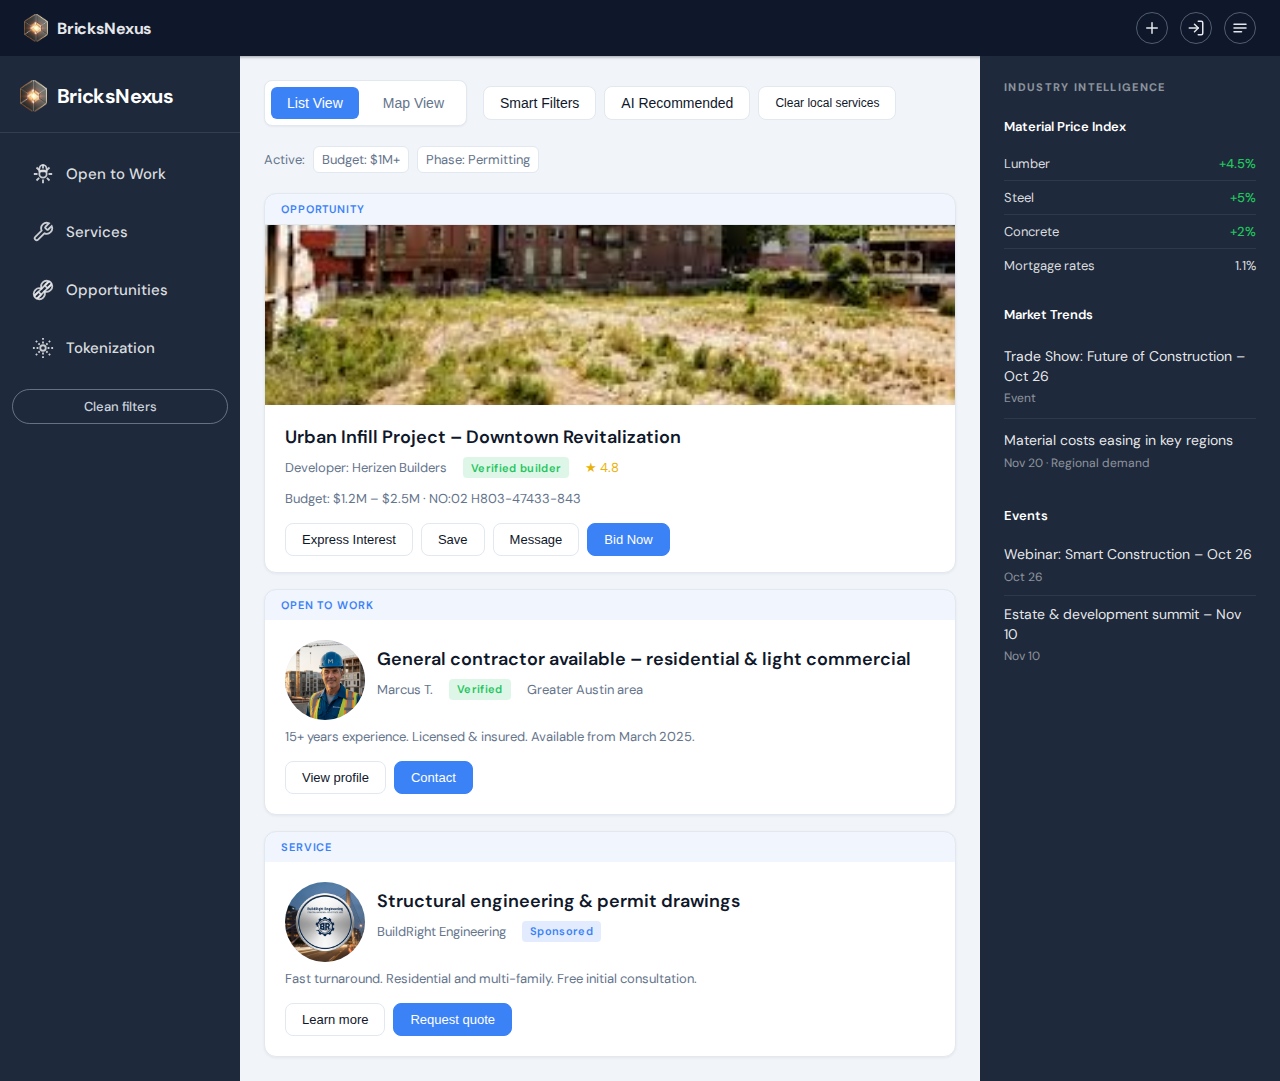
<file: index.html>
<!DOCTYPE html>
<html lang="en">
<head>
    <meta charset="UTF-8">
    <meta name="viewport" content="width=device-width, initial-scale=1.0">
    <title>Marketplace · BricksNexus</title>
    <link rel="preconnect" href="https://fonts.googleapis.com">
    <link rel="preconnect" href="https://fonts.gstatic.com" crossorigin>
    <link href="https://fonts.googleapis.com/css2?family=DM+Sans:wght@400;500;600;700&display=swap" rel="stylesheet">
    <link rel="stylesheet" href="marketplace.css">
</head>
<body>
    <header class="top-bar">
        <div class="top-bar-left">
            <img src="images/BricksNexus_simple_logo.png" alt="BricksNexus logo">
            <span>BricksNexus</span>
        </div>
        <div class="top-bar-right">
            <div class="top-bar-add">
                <button class="icon-button" id="add-menu-toggle" aria-label="Add item" title="Add Open to Work, Service, Opportunity or Tokenization">
                    <svg viewBox="0 0 24 24" width="18" height="18" fill="none" stroke="currentColor" stroke-width="2" stroke-linecap="round">
                        <path d="M12 5v14"/>
                        <path d="M5 12h14"/>
                    </svg>
                </button>
                <div class="add-menu" id="add-menu">
                    <a href="open-to-work.html">Open to Work</a>
                    <a href="post-service.html">Service</a>
                    <a href="post-opportunity.html">Opportunity</a>
                    <a href="#">Tokenization</a>
                </div>
            </div>
            <a href="login.html" class="icon-button top-bar-login" id="top-bar-login" aria-label="Login">
                <svg viewBox="0 0 24 24" width="18" height="18" fill="none" stroke="currentColor" stroke-width="2" stroke-linecap="round" stroke-linejoin="round">
                    <path d="M15 3h4a2 2 0 0 1 2 2v14a2 2 0 0 1-2 2h-4"/>
                    <path d="M10 17l5-5-5-5"/>
                    <path d="M15 12H3"/>
                </svg>
            </a>
            <a href="profile.html" class="user-avatar top-bar-avatar" id="top-bar-avatar" aria-label="My profile" title="My profile" style="display: none;"></a>
            <button class="icon-button" aria-label="Open menu">
                <svg viewBox="0 0 24 24" width="18" height="18" fill="none" stroke="currentColor" stroke-width="2" stroke-linecap="round">
                    <path d="M4 7h16"/>
                    <path d="M4 12h16"/>
                    <path d="M4 17h10"/>
                </svg>
            </button>
        </div>
    </header>

    <div class="app-shell">
    <!-- Left sidebar: filters -->
    <aside class="sidebar-left">
        <div class="logo">
            <a href="landing.html">
                <img src="images/BricksNexus_simple_logo.png" alt="BricksNexus logo">
                BricksNexus
            </a>
        </div>
        <button class="filter-btn" data-filter="open-to-work">
            <span class="icon">
                <svg viewBox="0 0 24 24" fill="none" stroke="currentColor" stroke-width="2">
                    <path d="M12 2v4M12 18v4M4.93 4.93l2.83 2.83M16.24 16.24l2.83 2.83M2 12h4M18 12h4M4.93 19.07l2.83-2.83M16.24 7.76l2.83-2.83M8 12a4 4 0 1 0 8 0 4 4 0 0 0-8 0z"/>
                    <path d="M12 2c-2 0-4 2-4 5v2h8V7c0-3-2-5-4-5z"/>
                </svg>
            </span>
            Open to Work
        </button>
        <button class="filter-btn" data-filter="services">
            <span class="icon">
                <svg viewBox="0 0 24 24" fill="none" stroke="currentColor" stroke-width="2">
                    <path d="M14.7 6.3a1 1 0 0 0 0 1.4l1.6 1.6a1 1 0 0 0 1.4 0l3.77-3.77a6 6 0 0 1-7.94 7.94l-6.91 6.91a2.12 2.12 0 0 1-3-3l6.91-6.91a6 6 0 0 1 7.94-7.94l-3.76 3.76z"/>
                </svg>
            </span>
            Services
        </button>
        <button class="filter-btn" data-filter="opportunities">
            <span class="icon">
                <svg viewBox="0 0 24 24" fill="none" stroke="currentColor" stroke-width="2">
                    <path d="M14.7 6.3a1 1 0 0 0 0 1.4l1.6 1.6a1 1 0 0 0 1.4 0l3.77-3.77a6 6 0 0 1-7.94 7.94l-6.91 6.91a2.12 2.12 0 0 1-3-3l6.91-6.91a6 6 0 0 1 7.94-7.94l-3.76 3.76z"/>
                    <path d="M9.3 17.7a1 1 0 0 0 0-1.4L7.7 14.7a1 1 0 0 0-1.4 0L2.53 18.47a6 6 0 0 1 7.94-7.94l6.91-6.91a2.12 2.12 0 0 1 3 3l-6.91 6.91a6 6 0 0 1-7.94 7.94l3.76-3.76z"/>
                </svg>
            </span>
            Opportunities
        </button>
        <button class="filter-btn" data-filter="tokenization">
            <span class="icon">
                <svg viewBox="0 0 24 24" fill="none" stroke="currentColor" stroke-width="2">
                    <circle cx="12" cy="12" r="3"/>
                    <path d="M12 1v2M12 21v2M4.22 4.22l1.42 1.42M18.36 18.36l1.42 1.42M1 12h2M21 12h2M4.22 19.78l1.42-1.42M18.36 5.64l1.42-1.42"/>
                    <path d="M12 5v2M12 17v2M7.05 7.05l1.42 1.42M15.54 15.54l1.42 1.42M5 12h2M17 12h2M7.05 16.95l1.42-1.42M15.54 8.46l1.42-1.42"/>
                </svg>
            </span>
            Tokenization
        </button>

        <button class="clear-filters-btn" id="clear-filters-btn" type="button">
            Clean filters
        </button>
    </aside>

    <!-- Central area: feed -->
    <main class="main-content">
        <div class="view-controls">
            <div class="view-toggle">
                <button type="button" class="active">List View</button>
                <button type="button">Map View</button>
            </div>
            <div class="utility-btns">
                <button type="button">Smart Filters</button>
                <button type="button">AI Recommended</button>
                <button type="button" id="clear-local-services" style="font-size: 0.75rem;">Clear local services</button>
            </div>
        </div>
        <div class="active-filters">
            <span>Active:</span>
            <span class="pill">Budget: $1M+</span>
            <span class="pill">Phase: Permitting</span>
        </div>

        <section class="feed" aria-label="Marketplace feed">
            <!-- Opportunity card -->
            <article class="feed-card" data-category="opportunities">
                <div class="card-type">Opportunity</div>
                <img class="card-image" src="images/land_infill.jpeg" alt="Urban infill opportunity">
                <div class="card-body">
                    <h3 class="card-title">Urban Infill Project – Downtown Revitalization</h3>
                    <div class="card-meta">
                        <span>Developer: Herizen Builders</span>
                        <span class="badge badge-verified">Verified builder</span>
                        <span class="rating">★ 4.8</span>
                    </div>
                    <div class="card-details">
                        Budget: $1.2M – $2.5M · NO:02 H803-47433-843
                    </div>
                    <div class="card-actions">
                        <button type="button">Express Interest</button>
                        <button type="button">Save</button>
                        <button type="button">Message</button>
                        <button type="button" class="primary">Bid Now</button>
                    </div>
                </div>
            </article>

            <!-- Open to Work card -->
            <article class="feed-card compact" data-category="open-to-work">
                <div class="card-type">Open to Work</div>
                <div class="card-body">
                    <div class="card-header-row">
                        <div class="card-avatar">
                            <img src="images/Marcus_GC.png" alt="Marcus T.">
                        </div>
                        <div>
                            <h3 class="card-title">General contractor available – residential & light commercial</h3>
                            <div class="card-meta">
                                <span>Marcus T.</span>
                                <span class="badge badge-verified">Verified</span>
                                <span>Greater Austin area</span>
                            </div>
                        </div>
                    </div>
                    <div class="card-details">
                        ​15+ years experience. Licensed & insured. Available from March 2025.
                    </div>
                    <div class="card-actions">
                        <button type="button">View profile</button>
                        <button type="button" class="primary">Contact</button>
                    </div>
                </div>
            </article>

            <!-- Sponsored service card -->
            <article class="feed-card compact" data-category="services">
                <div class="card-type">Service</div>
                <div class="card-body">
                    <div class="card-header-row">
                        <div class="card-avatar">
                            <img src="images/BuildRight_company.png" alt="BuildRight Engineering">
                        </div>
                        <div>
                            <h3 class="card-title">Structural engineering & permit drawings</h3>
                            <div class="card-meta">
                                <span>BuildRight Engineering</span>
                                <span class="badge badge-sponsored">Sponsored</span>
                            </div>
                        </div>
                    </div>
                    <div class="card-details">
                        Fast turnaround. Residential and multi-family. Free initial consultation.
                    </div>
                    <div class="card-actions">
                        <button type="button">Learn more</button>
                        <button type="button" class="primary">Request quote</button>
                    </div>
                </div>
            </article>
        </section>

        <section class="map-view" aria-label="Opportunities map">
            <div class="map-card">
                <div class="map-card-header">
                    <span><strong>Opportunities near Austin, TX</strong></span>
                    <div class="map-legend">
                        <span><span class="map-dot"></span> Opportunities</span>
                        <span><span class="map-dot alt"></span> Open to work</span>
                    </div>
                </div>
                <div class="map-canvas">
                    <iframe
                        title="BricksNexus opportunities map"
                        src="https://www.google.com/maps/embed/v1/place?key=YOUR_GOOGLE_MAPS_EMBED_API_KEY&q=Austin,TX"
                        loading="lazy"
                        referrerpolicy="no-referrer-when-downgrade"
                        allowfullscreen>
                    </iframe>
                </div>
            </div>
        </section>
    </main>

    <!-- Right sidebar: industry intelligence -->
    <aside class="sidebar-right">
        <h2>Industry Intelligence</h2>

        <div class="intel-block">
            <h3>Material Price Index</h3>
            <ul class="intel-list">
                <li><span>Lumber</span><span class="trend-up">+4.5%</span></li>
                <li><span>Steel</span><span class="trend-up">+5%</span></li>
                <li><span>Concrete</span><span class="trend-up">+2%</span></li>
                <li><span>Mortgage rates</span><span>1.1%</span></li>
            </ul>
        </div>

        <div class="intel-block">
            <h3>Market Trends</h3>
            <div class="news-item">
                <a href="#">Trade Show: Future of Construction – Oct 26</a>
                <div class="date">Event</div>
            </div>
            <div class="news-item">
                <a href="#">Material costs easing in key regions</a>
                <div class="date">Nov 20 · Regional demand</div>
            </div>
        </div>

        <div class="intel-block events-list">
            <h3>Events</h3>
            <div class="news-item">
                <a href="#">Webinar: Smart Construction – Oct 26</a>
                <div class="date">Oct 26</div>
            </div>
            <div class="news-item">
                <a href="#">Estate & development summit – Nov 10</a>
                <div class="date">Nov 10</div>
            </div>
        </div>
    </aside>

    <script>
        const filterButtons = document.querySelectorAll('.filter-btn');
        const clearFiltersBtn = document.getElementById('clear-filters-btn');
        const addMenuToggle = document.getElementById('add-menu-toggle');
        const addMenu = document.getElementById('add-menu');

        function applyCategoryFilters() {
            const feedCards = document.querySelectorAll('.feed-card');
            const activeFilters = Array.from(filterButtons)
                .filter(btn => btn.classList.contains('active'))
                .map(btn => btn.dataset.filter);

            if (!activeFilters.length) {
                feedCards.forEach(card => {
                    card.style.display = '';
                });
                return;
            }

            feedCards.forEach(card => {
                const category = card.dataset.category;
                if (!category || activeFilters.includes(category)) {
                    card.style.display = '';
                } else {
                    card.style.display = 'none';
                }
            });
        }

        filterButtons.forEach(btn => {
            btn.addEventListener('click', () => {
                btn.classList.toggle('active');
                applyCategoryFilters();
            });
        });

        if (clearFiltersBtn) {
            clearFiltersBtn.addEventListener('click', () => {
                filterButtons.forEach(b => b.classList.remove('active'));
                applyCategoryFilters();
            });
        }

        if (addMenuToggle && addMenu) {
            addMenuToggle.addEventListener('click', (event) => {
                event.stopPropagation();
                addMenu.classList.toggle('open');
            });

            document.addEventListener('click', () => {
                addMenu.classList.remove('open');
            });
        }

        const main = document.querySelector('.main-content');
        const viewButtons = document.querySelectorAll('.view-toggle button');
        const listButton = viewButtons[0];
        const mapButton = viewButtons[1];

        listButton.addEventListener('click', () => {
            listButton.classList.add('active');
            mapButton.classList.remove('active');
            main.classList.remove('map-mode');
        });

        mapButton.addEventListener('click', () => {
            mapButton.classList.add('active');
            listButton.classList.remove('active');
            main.classList.add('map-mode');
        });

        (function renderSavedOpportunities() {
            const feed = document.querySelector('.feed');
            if (!feed) return;

            let data;
            try {
                data = JSON.parse(localStorage.getItem('bricksnexus_opportunities') || '[]');
            } catch (e) {
                console.error('Failed to read opportunities from localStorage', e);
                data = [];
            }

            if (!Array.isArray(data) || !data.length) return;

            const anchor = feed.querySelector('article.feed-card[data-category=\"opportunities\"]');

            data.forEach(opp => {
                const card = document.createElement('article');
                card.className = 'feed-card';
                card.dataset.category = 'opportunities';
                card.dataset.cardId = String(opp.id);
                card.dataset.cardType = 'opportunity';

                const title = opp.title || 'New opportunity';
                const summary = opp.summary || 'Details added by the owner.';
                const city = opp.city || '';
                const region = opp.region || '';
                const budget = opp.budget || '';

                const hasImage = !!opp.imageDataUrl;
                card.innerHTML = `
                    <div class=\"card-type\">Opportunity</div>
                    ${hasImage
                        ? `<img class=\"card-image\" src=\"${opp.imageDataUrl}\" alt=\"Opportunity image\">`
                        : `<div class=\"card-image-placeholder\">New opportunity</div>`}
                    <div class=\"card-body\">
                        <h3 class=\"card-title\"></h3>
                        <div class=\"card-meta\"></div>
                        <div class=\"card-details\"></div>
                        <div class=\"card-actions\">
                            <button type=\"button\">Express interest</button>
                            <button type=\"button\">Save</button>
                            <button type=\"button\" class=\"primary\">Message</button>
                        </div>
                    </div>
                `;

                const titleEl = card.querySelector('.card-title');
                const metaEl = card.querySelector('.card-meta');
                const detailsEl = card.querySelector('.card-details');
                if (titleEl) titleEl.textContent = title;
                if (metaEl) {
                    const parts = [];
                    if (city) parts.push(city);
                    if (region) parts.push(region);
                    if (budget) parts.push(`Budget: ${budget}`);
                    metaEl.textContent = parts.join(' · ');
                }
                if (detailsEl) detailsEl.textContent = summary;

                if (anchor && anchor.parentNode) {
                    anchor.parentNode.insertBefore(card, anchor.nextSibling);
                } else {
                    feed.insertBefore(card, feed.firstChild);
                }
            });
        })();

        (function renderSavedServices() {
            const feed = document.querySelector('.feed');
            if (!feed) return;

            let data;
            try {
                data = JSON.parse(localStorage.getItem('bricksnexus_services') || '[]');
            } catch (e) {
                console.error('Failed to read services from localStorage', e);
                data = [];
            }

            if (!Array.isArray(data) || !data.length) return;

            const anchor = feed.querySelector('article.feed-card[data-category=\"services\"]');

            data.forEach(service => {
                const card = document.createElement('article');
                card.className = 'feed-card compact';
                card.dataset.category = 'services';
                card.dataset.cardId = String(service.id);
                card.dataset.cardType = 'service';

                const title = service.title || 'New service';
                const category = service.category || 'Service';
                const description = service.description || 'Service details added by the provider.';
                const radius = service.radius || '';

                card.innerHTML = `
                    <div class=\"card-type\">Service</div>
                    <div class=\"card-body\">
                        <h3 class=\"card-title\"></h3>
                        <div class=\"card-meta\">
                            <span>${category}</span>
                            ${service.consultationOffered ? '<span class=\"badge badge-sponsored\">Consultation available</span>' : ''}
                            ${radius ? `<span>${radius}</span>` : ''}
                        </div>
                        <div class=\"card-details\"></div>
                        <div class=\"card-actions\">
                            <button type=\"button\">View details</button>
                            <button type=\"button\" class=\"primary\">Message</button>
                        </div>
                    </div>
                `;

                const titleEl = card.querySelector('.card-title');
                const detailsEl = card.querySelector('.card-details');
                if (titleEl) titleEl.textContent = title;
                if (detailsEl) detailsEl.textContent = description;

                if (anchor && anchor.parentNode) {
                    anchor.parentNode.insertBefore(card, anchor.nextSibling);
                } else {
                    feed.appendChild(card);
                }
            });
        })();

        (function attachExpressInterestHandlers() {
            const feed = document.querySelector('.feed');
            if (!feed) return;
            feed.addEventListener('click', function(e) {
                var btn = e.target.closest('.card-actions button');
                if (!btn) return;
                var label = (btn.textContent || '').trim();
                if (label !== 'Express interest' && label !== 'Message') return;
                var card = btn.closest('.feed-card');
                if (!card || !card.dataset.cardId) return;
                var initials = sessionStorage.getItem('bricksnexus_initials');
                var name = sessionStorage.getItem('bricksnexus_name') || '';
                var email = sessionStorage.getItem('bricksnexus_email') || '';
                if (!initials) {
                    var returnTo = encodeURIComponent('index.html');
                    window.location.href = 'login.html?return=' + returnTo;
                    return;
                }
                try {
                    var raw = localStorage.getItem('bricksnexus_interests') || '[]';
                    var list = JSON.parse(raw);
                    list.push({
                        cardId: card.dataset.cardId,
                        cardType: card.dataset.cardType || 'opportunity',
                        interestedBy: initials,
                        interestedByName: name || initials,
                        interestedByEmail: email,
                        date: new Date().toISOString()
                    });
                    localStorage.setItem('bricksnexus_interests', JSON.stringify(list));
                    btn.textContent = 'Interest sent';
                    btn.disabled = true;
                } catch (err) {
                    console.error('Failed to save interest', err);
                }
            });
        })();

        (function attachClearLocalServices() {
            const btn = document.getElementById('clear-local-services');
            if (!btn) return;
            btn.addEventListener('click', () => {
                if (!confirm('This will clear locally saved services, opportunities and drafts in this browser. Continue?')) {
                    return;
                }
                localStorage.removeItem('bricksnexus_opportunities');
                localStorage.removeItem('bricksnexus_opportunity_drafts');
                localStorage.removeItem('bricksnexus_services');
                localStorage.removeItem('bricksnexus_service_drafts');
                // Remove dynamically added cards and re-apply filters
                document.querySelectorAll('.feed-card[data-category=\"opportunities\"]').forEach((card, index) => {
                    if (index > 0) {
                        card.remove();
                    }
                });
                document.querySelectorAll('.feed-card[data-category=\"services\"]').forEach((card, index) => {
                    if (index > 0) {
                        card.remove();
                    }
                });
                applyCategoryFilters();
            });
        })();

        (function() {
            var initials = sessionStorage.getItem('bricksnexus_initials');
            var loginEl = document.getElementById('top-bar-login');
            var avatarEl = document.getElementById('top-bar-avatar');
            if (initials && avatarEl && loginEl) {
                loginEl.style.display = 'none';
                avatarEl.textContent = initials.toUpperCase();
                avatarEl.style.display = 'flex';
            }
        })();
    </script>
    </div>
</body>
</html>
</file>
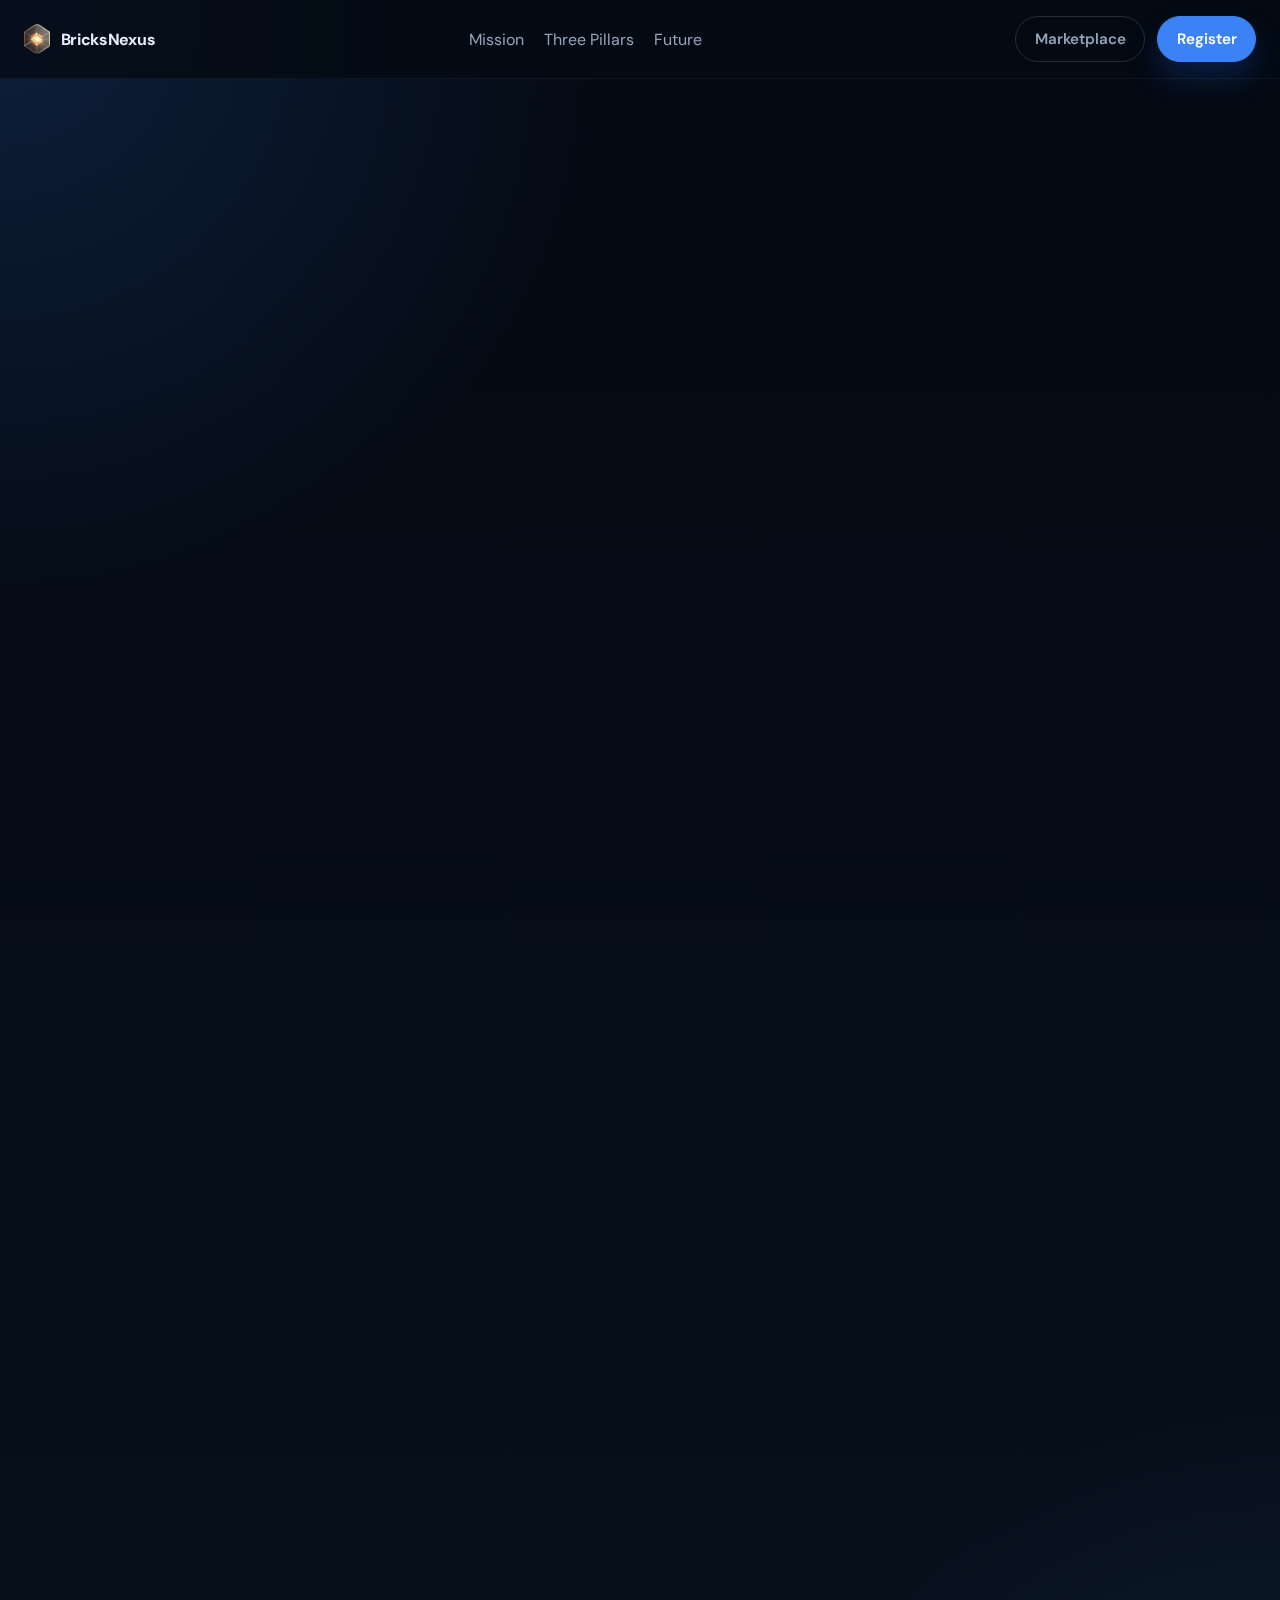
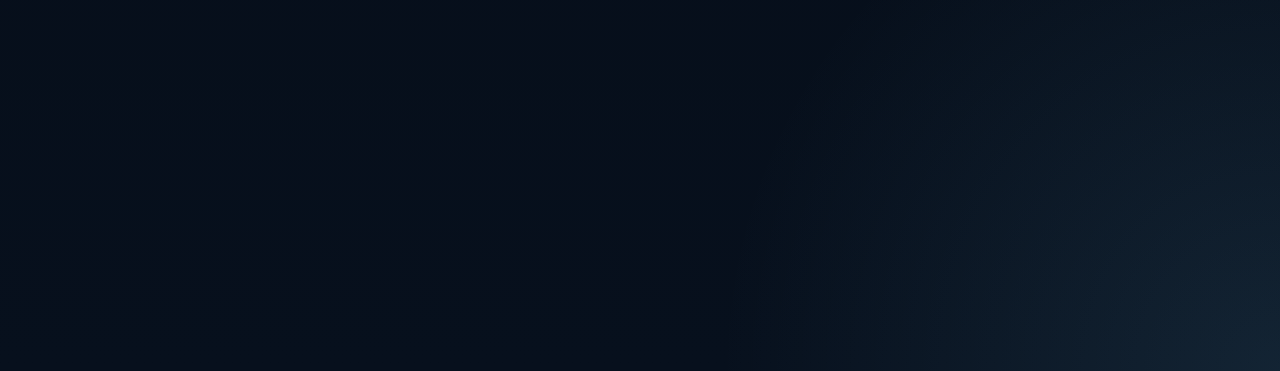
<file: about.html>
<!DOCTYPE html>
<html lang="en">
<head>
    <meta charset="UTF-8">
    <meta name="viewport" content="width=device-width, initial-scale=1.0">
    <title>About BricksNexus</title>
    <link rel="preconnect" href="https://fonts.googleapis.com">
    <link rel="preconnect" href="https://fonts.gstatic.com" crossorigin>
    <link href="https://fonts.googleapis.com/css2?family=DM+Sans:wght@400;500;600;700&display=swap" rel="stylesheet">
    <link rel="stylesheet" href="about.css">
</head>
<body>
    <header class="about-header">
        <a href="landing.html" class="about-brand">
            <img src="images/BricksNexus_simple_logo.png" alt="BricksNexus logo">
            <span>BricksNexus</span>
        </a>
        <nav class="about-nav" aria-label="About page sections">
            <a href="#mission">Mission</a>
            <a href="#pillars">Three Pillars</a>
            <a href="#future">Future</a>
        </nav>
        <div class="about-header-actions">
            <a href="index.html" class="about-link-btn">Marketplace</a>
            <a href="signup.html" class="about-primary-btn">Register</a>
        </div>
    </header>

    <main class="about-main">
        <section id="mission" class="about-hero about-reveal">
            <p class="about-eyebrow">Our Mission</p>
            <h1>Democratizing Development.</h1>
            <p class="about-lead">BricksNexus exists to bridge the gap between high-level real estate development and the modern digital economy. We believe the future of development is more efficient, more transparent, and more connected, giving builders, firms, and investors a shared platform to move from opportunity discovery to execution with greater confidence.</p>
        </section>

        <section id="pillars" class="about-section about-reveal">
            <div class="about-section-heading">
                <p class="about-eyebrow">The Three Pillars</p>
                <h2>Everything we build sits on three strategic foundations.</h2>
            </div>
            <div class="about-pillars-grid">
                <article class="about-pillar-card">
                    <div class="about-pillar-icon" aria-hidden="true">
                        <svg viewBox="0 0 24 24" fill="none" stroke="currentColor" stroke-width="1.8">
                            <path d="M4 18h16"/>
                            <path d="M5 14 9 10l3 2 6-6 1 1"/>
                            <circle cx="6" cy="14" r="1"/>
                            <circle cx="12" cy="12" r="1"/>
                            <circle cx="18" cy="6" r="1"/>
                        </svg>
                    </div>
                    <h3>The Marketplace</h3>
                    <p>We connect talent with opportunity in real-time, helping project owners, developers, firms, and professionals discover each other inside one active B2B marketplace.</p>
                </article>
                <article class="about-pillar-card">
                    <div class="about-pillar-icon" aria-hidden="true">
                        <svg viewBox="0 0 24 24" fill="none" stroke="currentColor" stroke-width="1.8">
                            <path d="M8 6h12"/>
                            <path d="M8 12h8"/>
                            <path d="M8 18h10"/>
                            <path d="M4 6h.01M4 12h.01M4 18h.01"/>
                        </svg>
                    </div>
                    <h3>Project Intelligence</h3>
                    <p>Our Chronogram and Material Price Index empower users with better planning tools, stronger market visibility, and more informed decision-making across the project lifecycle.</p>
                </article>
                <article class="about-pillar-card">
                    <div class="about-pillar-icon" aria-hidden="true">
                        <svg viewBox="0 0 24 24" fill="none" stroke="currentColor" stroke-width="1.8">
                            <circle cx="12" cy="12" r="8"/>
                            <path d="M8 12h8"/>
                            <path d="M12 8v8"/>
                            <path d="m16.5 7.5-9 9"/>
                        </svg>
                    </div>
                    <h3>The Tokenization Frontier</h3>
                    <p>We are building toward a future where blockchain infrastructure enables fractional ownership, greater liquidity, and broader participation in real estate value creation.</p>
                </article>
            </div>
        </section>

        <section id="future" class="about-section about-future about-reveal">
            <div class="about-section-heading">
                <p class="about-eyebrow">Our Vision for the Future</p>
                <h2>The Future is Tokenized.</h2>
            </div>
            <div class="about-future-grid">
                <div class="about-future-copy">
                    <p>BricksNexus is lowering the barrier to entry for real estate investment by combining marketplace access with the infrastructure needed to unlock fractional participation. Our long-term vision is to make development opportunities accessible to a wider audience without compromising trust, diligence, or operational discipline.</p>
                    <p>Every tokenized project on BricksNexus is designed to be backed by a real-world asset and verified through our platform, creating a stronger bridge between digital liquidity and physical value. This is how we make innovation safer, more transparent, and more investable for the next generation of builders and owners.</p>
                </div>
                <div class="about-future-panel">
                    <h3>Why this matters</h3>
                    <ul>
                        <li>Lower capital barriers for qualified participants.</li>
                        <li>Improve transparency with platform-level verification.</li>
                        <li>Create more fluid pathways to liquidity in real estate.</li>
                    </ul>
                </div>
            </div>
        </section>

        <section class="about-cta about-reveal">
            <p class="about-eyebrow">Join the Revolution</p>
            <h2>Build with the platform designed for the next era of development.</h2>
            <p>Whether you are sourcing work, posting opportunities, or preparing for the tokenized future of real estate, BricksNexus is where it connects.</p>
            <a href="signup.html" class="about-primary-btn">Join the Revolution</a>
        </section>
    </main>
</body>
</html>
</file>
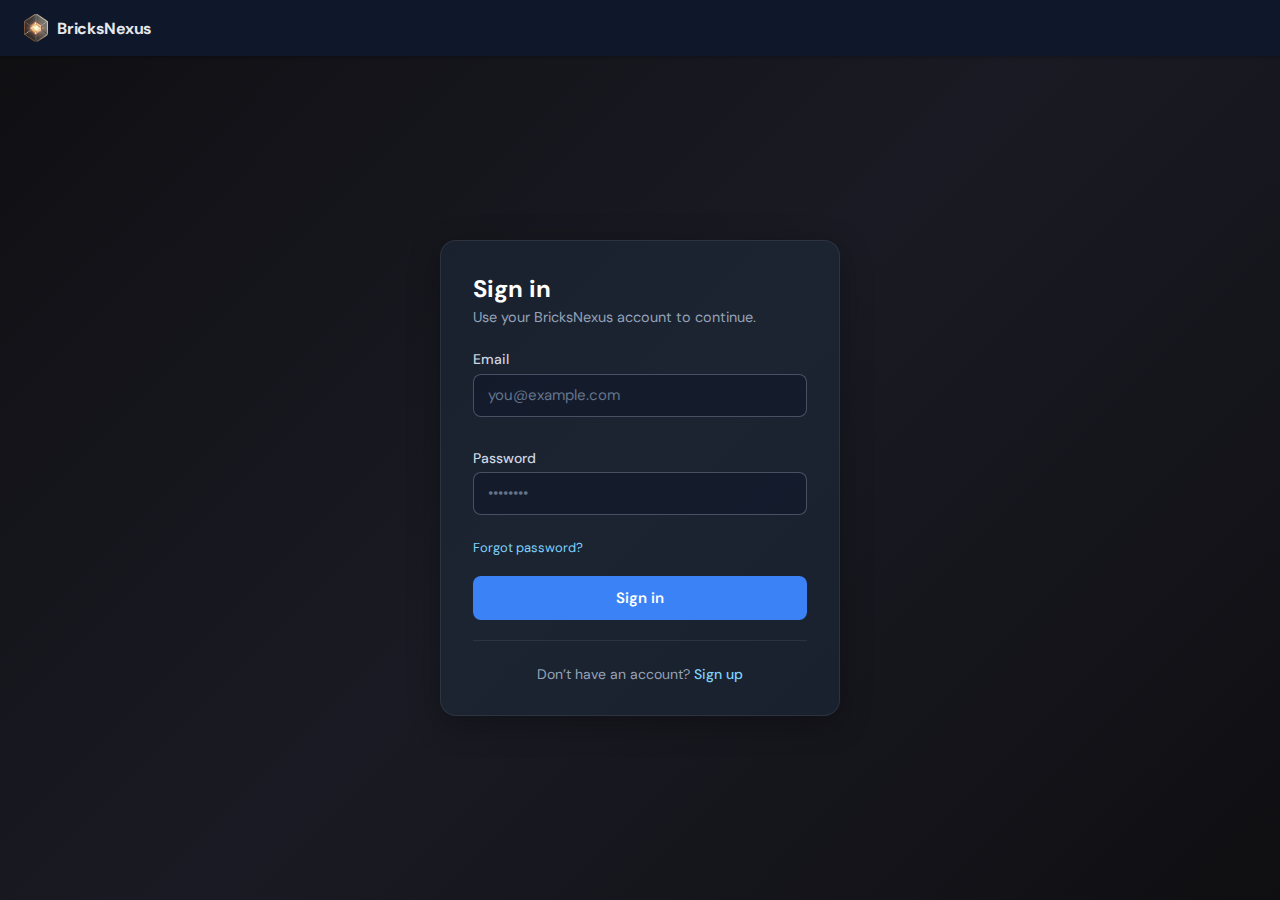
<file: dashboard.html>
<!DOCTYPE html>
<html lang="en">
<head>
    <meta charset="UTF-8">
    <meta name="viewport" content="width=device-width, initial-scale=1.0">
    <title>Dashboard · BricksNexus</title>
    <link rel="preconnect" href="https://fonts.googleapis.com">
    <link rel="preconnect" href="https://fonts.gstatic.com" crossorigin>
    <link href="https://fonts.googleapis.com/css2?family=DM+Sans:wght@400;500;600;700&display=swap" rel="stylesheet">
    <link rel="stylesheet" href="marketplace.css">
    <link rel="stylesheet" href="profile.css">
    <link rel="stylesheet" href="dashboard.css">
</head>
<body>
    <script src="app-state.js"></script>
    <script>
        if (!window.BricksNexusApp.isAuthenticated()) {
            window.location.replace('login.html?return=dashboard.html');
        }
    </script>
    <header class="top-bar">
        <div class="top-bar-left">
            <a href="index.html" class="dashboard-logo-link">
                <img src="images/BricksNexus_simple_logo.png" alt="BricksNexus logo">
                <span>BricksNexus</span>
            </a>
        </div>
        <div class="top-bar-right">
            <a href="index.html" class="dashboard-top-link">Marketplace</a>
            <a href="profile.html" class="dashboard-top-link">Public Profile</a>
            <a href="dashboard.html" class="user-avatar top-bar-avatar" id="dashboard-top-avatar" aria-label="Dashboard avatar"></a>
        </div>
    </header>

    <main class="dashboard-shell">
        <aside class="dashboard-sidebar" aria-label="Dashboard navigation">
            <div class="dashboard-user-card">
                <div class="dashboard-user-avatar" id="dashboard-user-avatar"></div>
                <div class="dashboard-user-meta">
                    <strong id="dashboard-user-name">Profile</strong>
                    <span id="dashboard-user-role">Member</span>
                </div>
            </div>
            <nav class="dashboard-nav">
                <button type="button" class="dashboard-nav-btn active" data-panel="profile">Profile</button>
                <button type="button" class="dashboard-nav-btn" data-panel="messages">Messages</button>
                <button type="button" class="dashboard-nav-btn" data-panel="opportunities">My Opportunities</button>
                <button type="button" class="dashboard-nav-btn" data-panel="settings">Settings</button>
            </nav>
        </aside>

        <section class="dashboard-content">
            <section class="dashboard-panel active" id="dashboard-panel-profile">
                <div class="dashboard-panel-header">
                    <h1>Profile</h1>
                    <p>Your internal workspace for managing your marketplace identity.</p>
                </div>
                <div class="dashboard-grid">
                    <div class="dashboard-summary-card">
                        <h2>Account Summary</h2>
                        <dl class="dashboard-summary-list">
                            <div><dt>Name</dt><dd id="dashboard-profile-name">—</dd></div>
                            <div><dt>Email</dt><dd id="dashboard-profile-email">—</dd></div>
                            <div><dt>Account Type</dt><dd id="dashboard-profile-type">—</dd></div>
                            <div><dt>Professional Title</dt><dd id="dashboard-profile-title">—</dd></div>
                            <div><dt>Member Since</dt><dd id="dashboard-profile-member-since">—</dd></div>
                        </dl>
                        <div class="dashboard-settings-actions">
                            <a href="profile.html" class="dashboard-action-btn">Edit Profile Details</a>
                        </div>
                    </div>
                    <div class="dashboard-summary-card">
                        <h2>Quick Actions</h2>
                        <div class="dashboard-quick-actions">
                            <a href="post-opportunity.html" class="dashboard-action-btn">New Opportunity</a>
                            <a href="post-service.html" class="dashboard-action-btn">New Service</a>
                            <a href="open-to-work.html" class="dashboard-action-btn">Open to Work</a>
                        </div>
                    </div>
                </div>
            </section>

            <section class="dashboard-panel" id="dashboard-panel-messages" hidden>
                <div class="dashboard-panel-header">
                    <h1>Messages</h1>
                    <p>Direct interest and contact activity tied to your marketplace cards.</p>
                </div>
                <div class="dashboard-messages-layout" id="dashboard-messages-layout">
                    <aside class="dashboard-messages-sidebar">
                        <div class="dashboard-messages-sidebar-head">
                            <h2>Conversations</h2>
                            <span id="dashboard-thread-count" class="dashboard-thread-count">0</span>
                        </div>
                        <div id="dashboard-thread-list" class="dashboard-thread-list"></div>
                        <div id="dashboard-messages-empty" class="profile-empty-state dashboard-messages-empty">
                            <div class="profile-empty-illus" aria-hidden="true"></div>
                            <p class="profile-empty-text">No conversations yet</p>
                        </div>
                    </aside>
                    <section class="dashboard-chat-pane">
                        <div id="dashboard-chat-empty" class="dashboard-chat-empty">
                            <h2>Select a conversation</h2>
                            <p>Contact and bid activity for each card will appear here.</p>
                        </div>
                        <div id="dashboard-chat-shell" class="dashboard-chat-shell" hidden>
                            <header class="dashboard-chat-header">
                                <div>
                                    <span id="dashboard-chat-type" class="dashboard-chat-type">Opportunity</span>
                                    <h2 id="dashboard-chat-title">Card discussion</h2>
                                    <p id="dashboard-chat-subtitle" class="dashboard-chat-subtitle"></p>
                                </div>
                                <div id="dashboard-chat-header-actions" class="dashboard-chat-header-actions"></div>
                            </header>
                            <div id="dashboard-chat-messages" class="dashboard-chat-messages"></div>
                            <section id="dashboard-bid-panel" class="dashboard-bid-panel" hidden>
                                <div class="dashboard-bid-panel-head">
                                    <h3>Submit Bid</h3>
                                    <button type="button" class="dashboard-link-btn" id="dashboard-bid-cancel">Cancel</button>
                                </div>
                                <form id="dashboard-bid-form" class="dashboard-bid-form">
                                    <div class="dashboard-bid-grid">
                                        <label class="dashboard-chat-field">
                                            <span>Proposed Amount</span>
                                            <input type="number" id="dashboard-bid-amount" min="0" step="1" placeholder="25000" required>
                                        </label>
                                        <label class="dashboard-chat-field">
                                            <span>Estimated Timeline</span>
                                            <input type="text" id="dashboard-bid-timeline" placeholder="8 weeks" required>
                                        </label>
                                    </div>
                                    <label class="dashboard-chat-field">
                                        <span>Proposal Details</span>
                                        <textarea id="dashboard-bid-details" rows="4" placeholder="Scope, assumptions, milestones, and next steps." required></textarea>
                                    </label>
                                    <div class="dashboard-chat-form-actions">
                                        <button type="submit" class="dashboard-action-btn">Send Bid</button>
                                    </div>
                                </form>
                            </section>
                            <form id="dashboard-chat-form" class="dashboard-chat-form">
                                <textarea id="dashboard-chat-input" rows="3" placeholder="Write your message..."></textarea>
                                <div class="dashboard-chat-form-actions">
                                    <button type="button" class="dashboard-action-btn" id="dashboard-open-bid-btn">Submit Bid</button>
                                    <button type="submit" class="dashboard-action-btn">Send Message</button>
                                </div>
                            </form>
                        </div>
                    </section>
                </div>
            </section>

            <section class="dashboard-panel" id="dashboard-panel-opportunities" hidden>
                <div class="dashboard-panel-header">
                    <h1>My Opportunities</h1>
                    <p>Manage all cards you created across opportunities, services, and open-to-work drafts.</p>
                </div>
                <div id="dashboard-item-list" class="dashboard-item-list"></div>
                <div id="dashboard-items-empty" class="profile-empty-state" style="display: none;">
                    <div class="profile-empty-illus" aria-hidden="true"></div>
                    <p class="profile-empty-text">You have not created any cards yet.</p>
                    <a href="post-opportunity.html" class="profile-empty-btn">Create First Card</a>
                </div>
            </section>

            <section class="dashboard-panel" id="dashboard-panel-settings" hidden>
                <div class="dashboard-panel-header">
                    <h1>Settings</h1>
                    <p>Control account session and review the role currently assigned to your account.</p>
                </div>
                <div class="dashboard-summary-card">
                    <dl class="dashboard-summary-list">
                        <div><dt>Role</dt><dd id="dashboard-settings-role">—</dd></div>
                        <div><dt>Email</dt><dd id="dashboard-settings-email">—</dd></div>
                    </dl>
                    <div class="dashboard-preferences">
                        <label class="dashboard-pref-row">
                            <span>Email notifications</span>
                            <input type="checkbox" id="dashboard-pref-email">
                        </label>
                        <label class="dashboard-pref-row">
                            <span>Marketplace updates</span>
                            <input type="checkbox" id="dashboard-pref-marketplace">
                        </label>
                    </div>
                    <div class="dashboard-settings-actions">
                        <button type="button" class="profile-btn profile-btn-secondary" id="dashboard-logout-btn">Log out</button>
                        <button type="button" class="profile-btn profile-btn-danger" id="dashboard-delete-account-btn">Delete Account</button>
                    </div>
                </div>
            </section>
        </section>
    </main>

    <dialog class="profile-modal" id="dashboard-delete-modal" aria-labelledby="dashboard-delete-title" aria-modal="true">
        <div class="profile-modal-inner">
            <h2 id="dashboard-delete-title" class="profile-modal-title">Delete account?</h2>
            <p class="dashboard-delete-copy">This will remove your local BricksNexus account and any cards linked to it from this browser.</p>
            <div class="profile-modal-actions">
                <button type="button" class="profile-btn profile-btn-secondary" id="dashboard-delete-cancel">Cancel</button>
                <button type="button" class="profile-btn profile-btn-danger" id="dashboard-delete-confirm">Delete Account</button>
            </div>
        </div>
    </dialog>

    <script src="dashboard.js"></script>
</body>
</html>
</file>
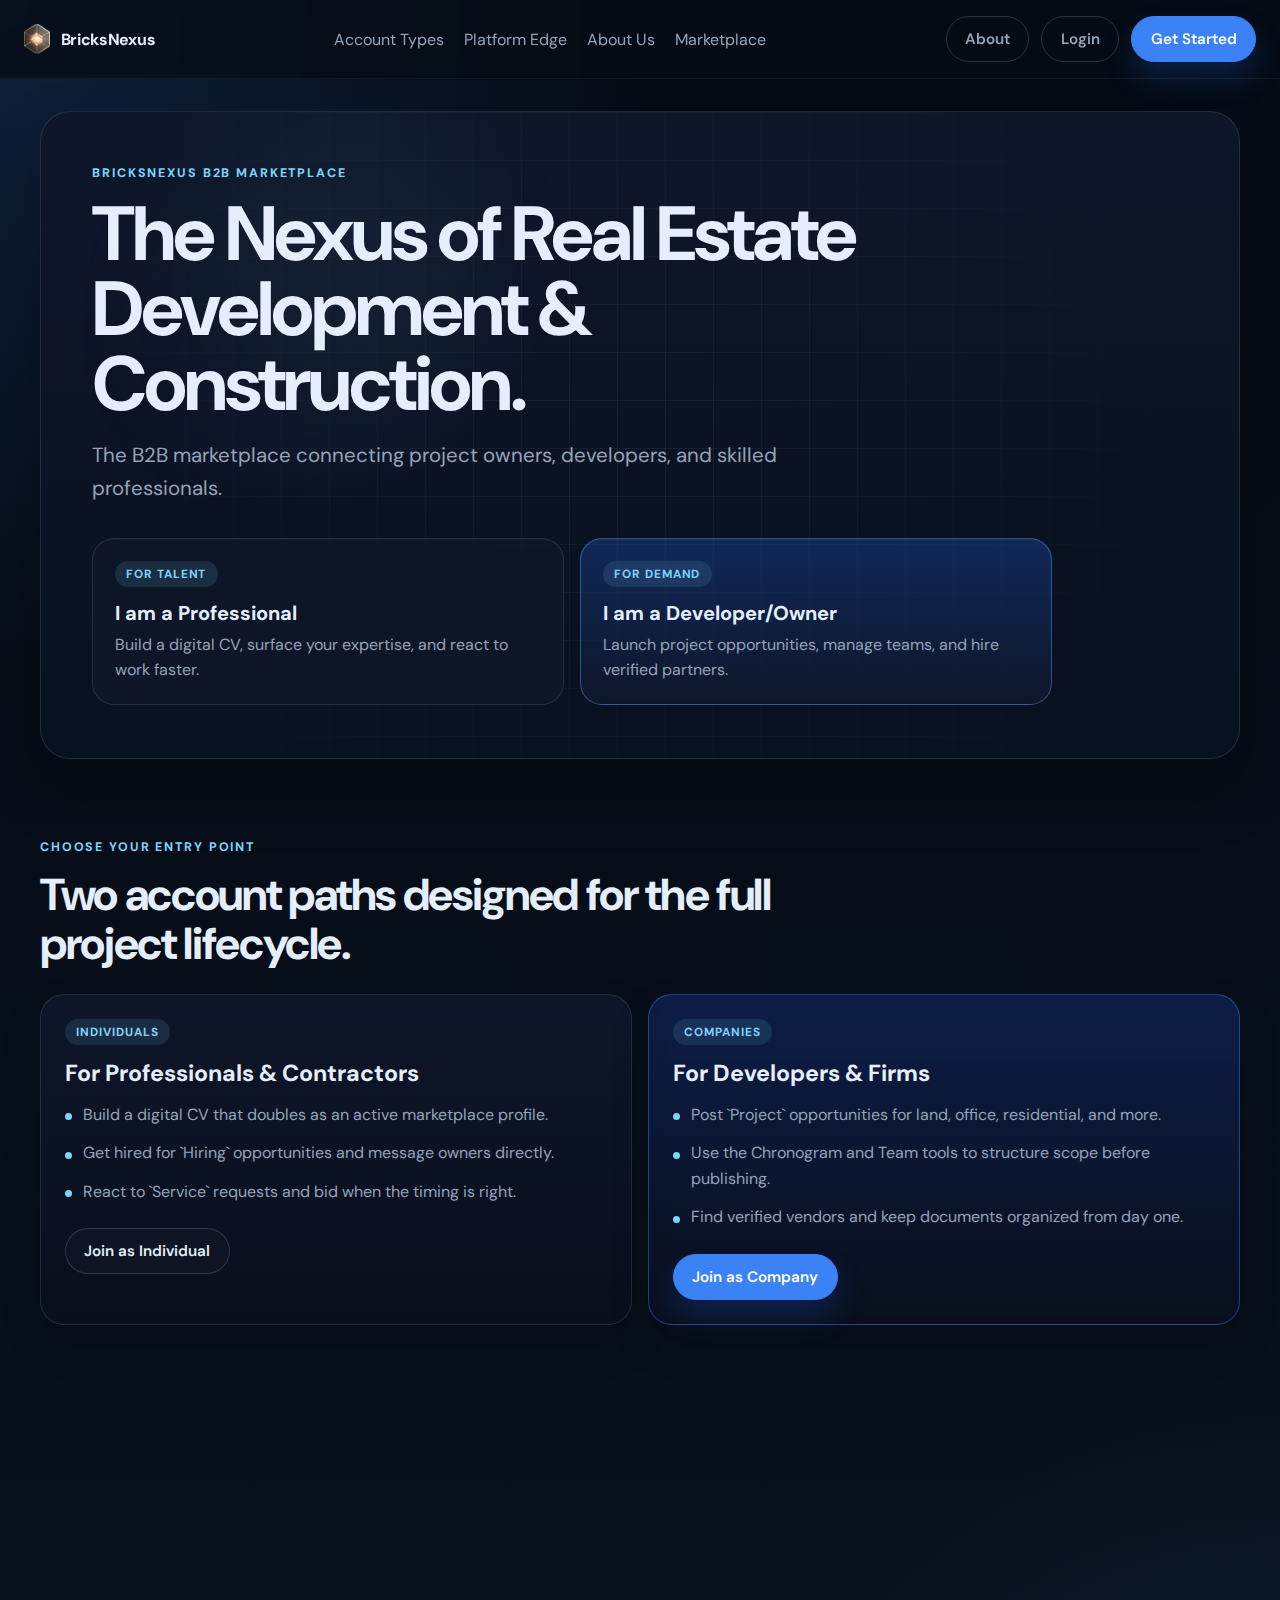
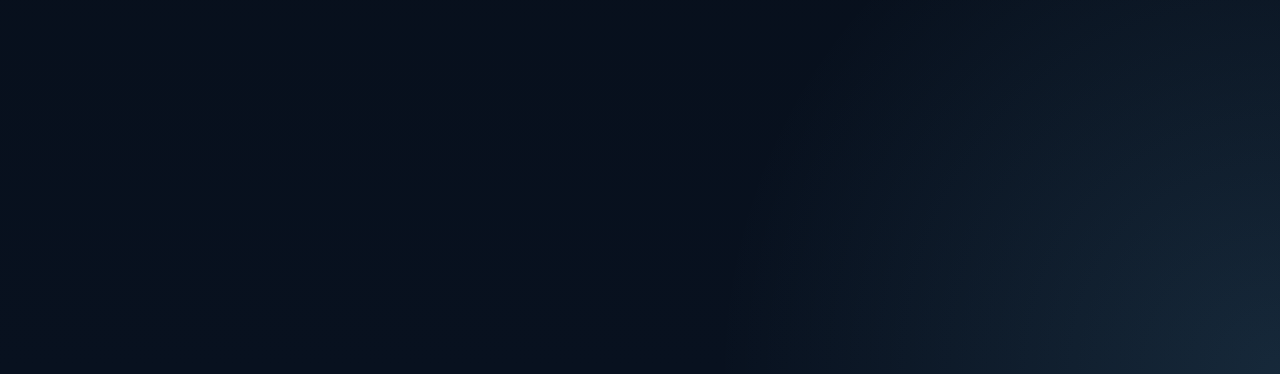
<file: landing.html>
<!DOCTYPE html>
<html lang="en">
<head>
    <meta charset="UTF-8">
    <meta name="viewport" content="width=device-width, initial-scale=1.0">
    <title>BricksNexus · Strategic Landing</title>
    <link rel="preconnect" href="https://fonts.googleapis.com">
    <link rel="preconnect" href="https://fonts.gstatic.com" crossorigin>
    <link href="https://fonts.googleapis.com/css2?family=DM+Sans:wght@400;500;600;700&display=swap" rel="stylesheet">
    <link rel="stylesheet" href="landing.css">
</head>
<body>
    <header class="landing-header">
        <a href="landing.html" class="landing-brand">
            <img src="images/BricksNexus_simple_logo.png" alt="BricksNexus logo">
            <span>BricksNexus</span>
        </a>
        <nav class="landing-nav" aria-label="Landing sections">
            <a href="#account-types">Account Types</a>
            <a href="#platform-edge">Platform Edge</a>
            <a href="about.html">About Us</a>
            <a href="#landing-footer">Marketplace</a>
        </nav>
        <div class="landing-header-actions">
            <a href="about.html" class="landing-link-btn">About</a>
            <a href="login.html" class="landing-link-btn">Login</a>
            <a href="signup.html" class="landing-primary-btn">Get Started</a>
        </div>
    </header>

    <main>
        <section class="landing-hero landing-reveal">
            <div class="landing-mesh" aria-hidden="true"></div>
            <div class="landing-hero-content">
                <p class="landing-eyebrow">BricksNexus B2B Marketplace</p>
                <h1>The Nexus of Real Estate Development &amp; Construction.</h1>
                <p class="landing-subhead">The B2B marketplace connecting project owners, developers, and skilled professionals.</p>
                <div class="landing-cta-grid">
                    <a href="signup.html?role=individual" class="landing-cta-card">
                        <span class="landing-cta-kicker">For Talent</span>
                        <strong>I am a Professional</strong>
                        <p>Build a digital CV, surface your expertise, and react to work faster.</p>
                    </a>
                    <a href="signup.html?role=company" class="landing-cta-card landing-cta-card-primary">
                        <span class="landing-cta-kicker">For Demand</span>
                        <strong>I am a Developer/Owner</strong>
                        <p>Launch project opportunities, manage teams, and hire verified partners.</p>
                    </a>
                </div>
            </div>
        </section>

        <section id="account-types" class="landing-section landing-reveal">
            <div class="landing-section-heading">
                <p class="landing-eyebrow">Choose Your Entry Point</p>
                <h2>Two account paths designed for the full project lifecycle.</h2>
            </div>
            <div class="landing-split-grid">
                <article class="landing-split-card">
                    <p class="landing-split-label">Individuals</p>
                    <h3>For Professionals &amp; Contractors</h3>
                    <ul>
                        <li>Build a digital CV that doubles as an active marketplace profile.</li>
                        <li>Get hired for `Hiring` opportunities and message owners directly.</li>
                        <li>React to `Service` requests and bid when the timing is right.</li>
                    </ul>
                    <a href="signup.html?role=individual" class="landing-secondary-btn">Join as Individual</a>
                </article>
                <article class="landing-split-card landing-split-card-primary">
                    <p class="landing-split-label">Companies</p>
                    <h3>For Developers &amp; Firms</h3>
                    <ul>
                        <li>Post `Project` opportunities for land, office, residential, and more.</li>
                        <li>Use the Chronogram and Team tools to structure scope before publishing.</li>
                        <li>Find verified vendors and keep documents organized from day one.</li>
                    </ul>
                    <a href="signup.html?role=company" class="landing-primary-btn">Join as Company</a>
                </article>
            </div>
        </section>

        <section id="platform-edge" class="landing-section landing-reveal">
            <div class="landing-section-heading">
                <p class="landing-eyebrow">Platform Edge</p>
                <h2>Why teams use BricksNexus to move faster.</h2>
            </div>
            <div class="landing-edge-grid">
                <article class="landing-edge-card">
                    <div class="landing-edge-icon" aria-hidden="true">
                        <svg viewBox="0 0 24 24" fill="none" stroke="currentColor" stroke-width="1.8">
                            <path d="M4 18h16"/>
                            <path d="M6 15l3-3 3 2 5-6 1 1"/>
                            <path d="M6 6h.01M12 9h.01M18 5h.01"/>
                        </svg>
                    </div>
                    <h3>Real-time Intelligence</h3>
                    <p>Track Material Price Index movements and market trend signals without leaving the platform.</p>
                </article>
                <article class="landing-edge-card">
                    <div class="landing-edge-icon" aria-hidden="true">
                        <svg viewBox="0 0 24 24" fill="none" stroke="currentColor" stroke-width="1.8">
                            <path d="M8 6h12"/>
                            <path d="M8 12h8"/>
                            <path d="M8 18h10"/>
                            <path d="M4 6h.01M4 12h.01M4 18h.01"/>
                        </svg>
                    </div>
                    <h3>Project Management</h3>
                    <p>Use Chronogram and document tagging tools to structure tasks, files, and delivery expectations.</p>
                </article>
                <article class="landing-edge-card">
                    <div class="landing-edge-icon" aria-hidden="true">
                        <svg viewBox="0 0 24 24" fill="none" stroke="currentColor" stroke-width="1.8">
                            <circle cx="12" cy="12" r="8"/>
                            <path d="M12 8v8"/>
                            <path d="M8 12h8"/>
                            <path d="M16.5 7.5 7.5 16.5"/>
                        </svg>
                    </div>
                    <h3>Tokenization</h3>
                    <p>Get an early look at the future of fractional real estate investment built into the ecosystem.</p>
                </article>
            </div>
        </section>
    </main>

    <footer id="landing-footer" class="landing-footer landing-reveal">
        <div>
            <strong>BricksNexus</strong>
            <p>Connect the full chain from project vision to execution.</p>
        </div>
        <div class="landing-footer-links">
            <a href="about.html">About Us</a>
            <a href="index.html">Browse the Marketplace</a>
            <a href="signup.html">Create an account</a>
        </div>
    </footer>

    <script>
        (function() {
            var elements = document.querySelectorAll('.landing-reveal');
            if (!('IntersectionObserver' in window)) {
                elements.forEach(function(element) {
                    element.classList.add('visible');
                });
                return;
            }

            var observer = new IntersectionObserver(function(entries) {
                entries.forEach(function(entry) {
                    if (!entry.isIntersecting) return;
                    entry.target.classList.add('visible');
                    observer.unobserve(entry.target);
                });
            }, {
                threshold: 0.15
            });

            elements.forEach(function(element) {
                observer.observe(element);
            });
        })();
    </script>
</body>
</html>
</file>
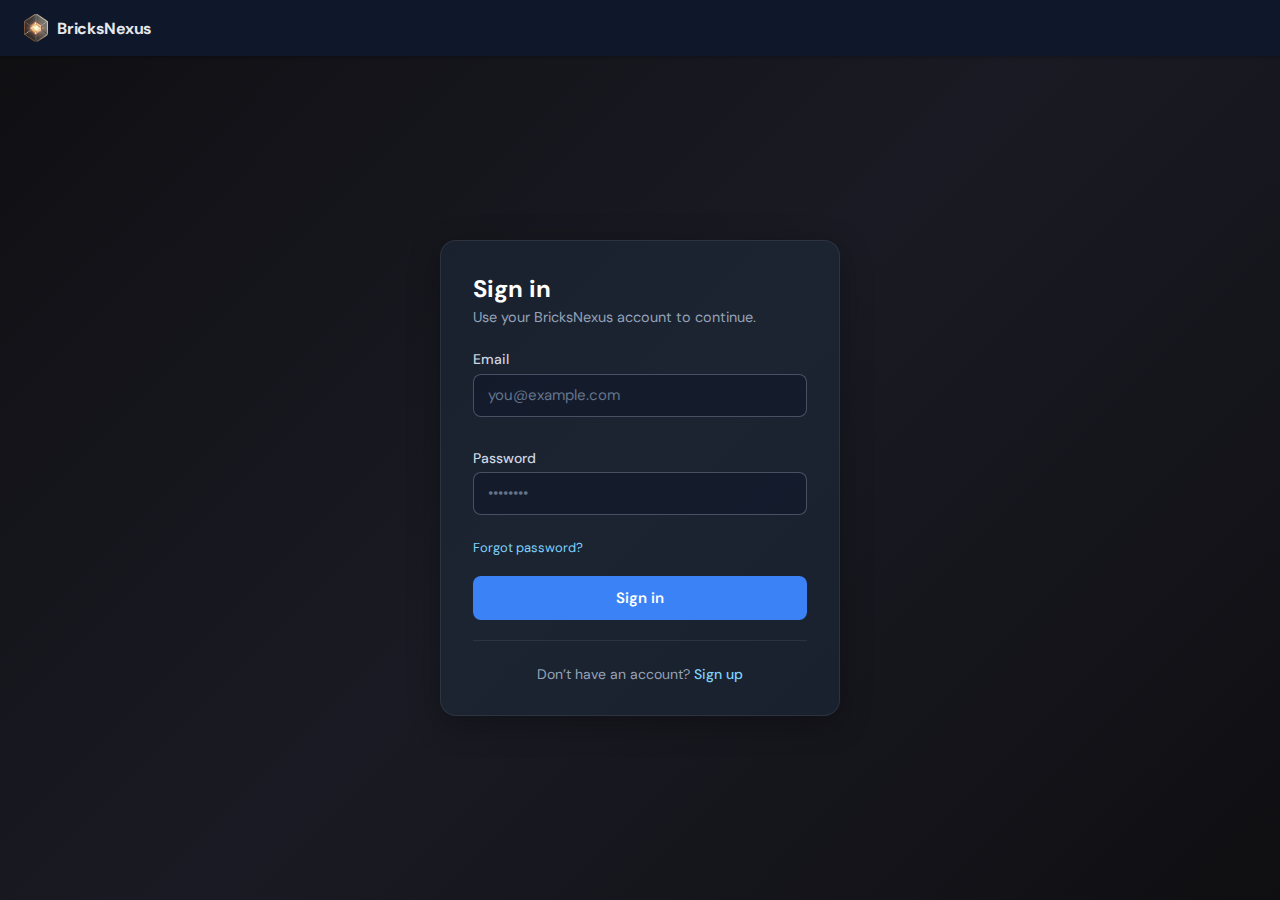
<file: login.html>
<!DOCTYPE html>
<html lang="en">
<head>
    <meta charset="UTF-8">
    <meta name="viewport" content="width=device-width, initial-scale=1.0">
    <title>Sign in · BricksNexus</title>
    <link rel="preconnect" href="https://fonts.googleapis.com">
    <link rel="preconnect" href="https://fonts.gstatic.com" crossorigin>
    <link href="https://fonts.googleapis.com/css2?family=DM+Sans:wght@400;500;600;700&display=swap" rel="stylesheet">
    <link rel="stylesheet" href="auth.css">
</head>
<body class="auth-page">
    <header class="auth-top-bar">
        <a href="index.html">
            <img src="images/BricksNexus_simple_logo.png" alt="BricksNexus">
            <span>BricksNexus</span>
        </a>
    </header>

    <main class="auth-main">
        <div class="auth-card">
            <h1>Sign in</h1>
            <p class="subtitle">Use your BricksNexus account to continue.</p>

            <form class="auth-form" id="login-form">
                <div class="field">
                    <label for="email">Email</label>
                    <input type="email" id="email" name="email" placeholder="you@example.com" required>
                </div>
                <div class="field">
                    <label for="password">Password</label>
                    <input type="password" id="password" name="password" placeholder="••••••••" required>
                </div>
                <a href="#" class="forgot">Forgot password?</a>
                <button type="submit" class="auth-btn">Sign in</button>
            </form>

            <div class="auth-divider"></div>
            <p class="auth-switch">
                Don’t have an account? <a href="signup.html">Sign up</a>
            </p>
        </div>
    </main>
    <script>
        (function() {
            var params = new URLSearchParams(window.location.search);
            var returnUrl = params.get('return') || 'index.html';
            if (returnUrl.indexOf('://') !== -1) returnUrl = 'index.html';

            document.getElementById('login-form').addEventListener('submit', function(e) {
                e.preventDefault();
                var email = (document.getElementById('email').value || '').trim();
                var part = email.split('@')[0] || '';
                var initials = (part.slice(0, 2) || 'U').toUpperCase();
                sessionStorage.setItem('bricksnexus_initials', initials);
                sessionStorage.setItem('bricksnexus_email', email);
                sessionStorage.setItem('bricksnexus_name', ''); // login has no name
                window.location.href = returnUrl;
            });
        })();
    </script>
</body>
</html>
</file>
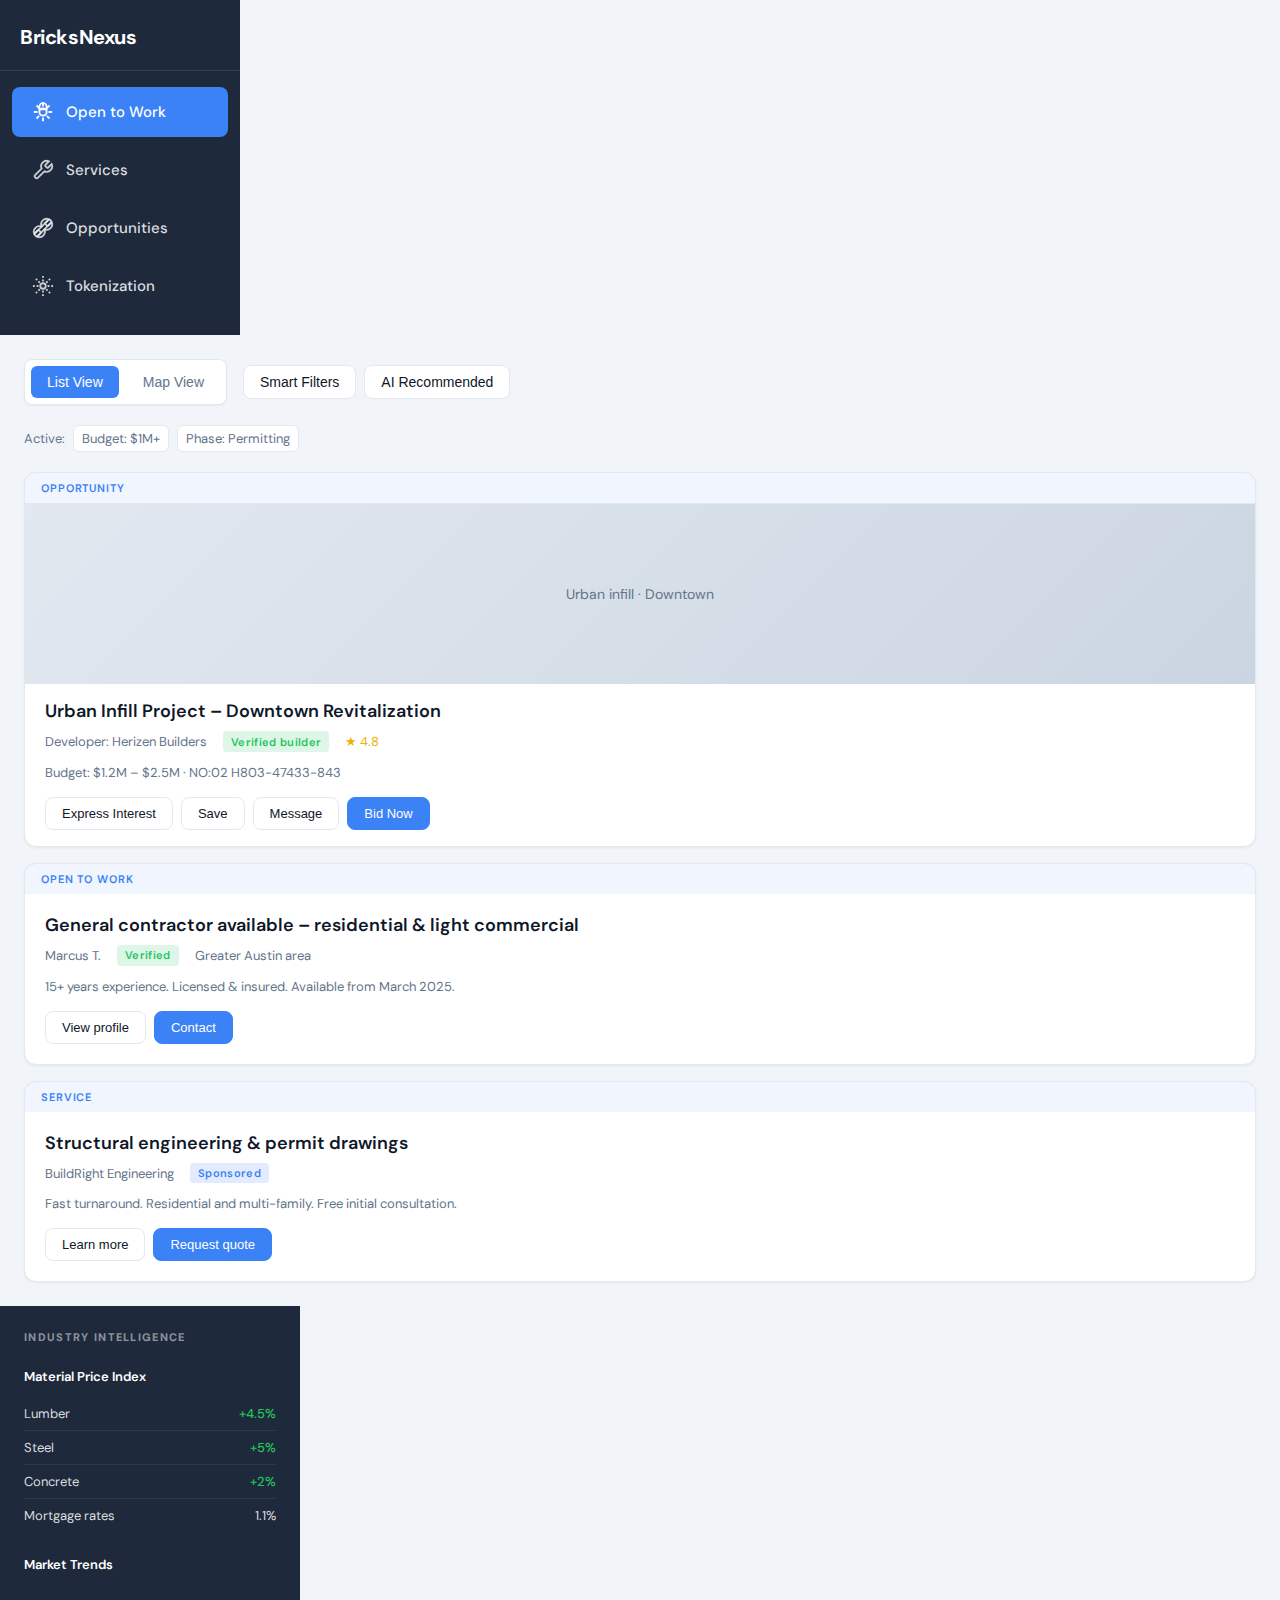
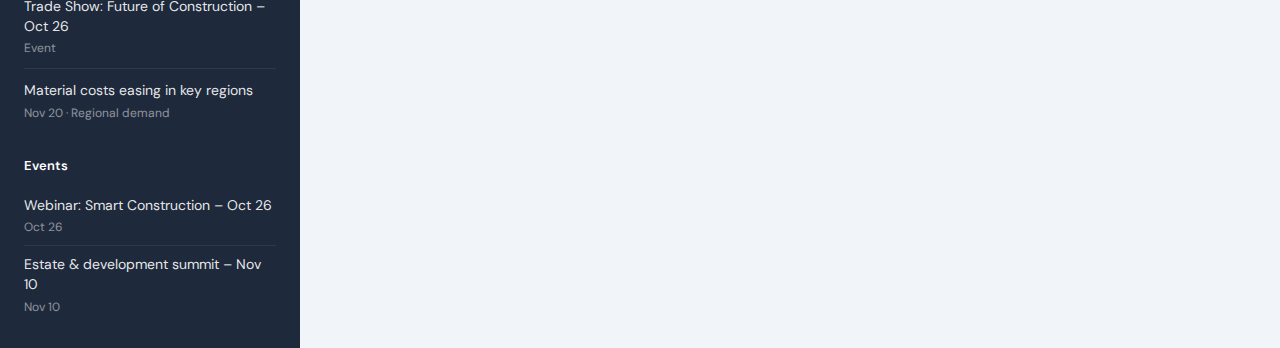
<file: marketplace.html>
<!DOCTYPE html>
<html lang="en">
<head>
    <meta charset="UTF-8">
    <meta name="viewport" content="width=device-width, initial-scale=1.0">
    <title>Marketplace · BricksNexus</title>
    <link rel="preconnect" href="https://fonts.googleapis.com">
    <link rel="preconnect" href="https://fonts.gstatic.com" crossorigin>
    <link href="https://fonts.googleapis.com/css2?family=DM+Sans:wght@400;500;600;700&display=swap" rel="stylesheet">
    <link rel="stylesheet" href="marketplace.css">
</head>
<body>
    <!-- Left sidebar: filters -->
    <aside class="sidebar-left">
        <div class="logo">
            <a href="index.html">BricksNexus</a>
        </div>
        <button class="filter-btn active" data-filter="open-to-work">
            <span class="icon">
                <svg viewBox="0 0 24 24" fill="none" stroke="currentColor" stroke-width="2">
                    <path d="M12 2v4M12 18v4M4.93 4.93l2.83 2.83M16.24 16.24l2.83 2.83M2 12h4M18 12h4M4.93 19.07l2.83-2.83M16.24 7.76l2.83-2.83M8 12a4 4 0 1 0 8 0 4 4 0 0 0-8 0z"/>
                    <path d="M12 2c-2 0-4 2-4 5v2h8V7c0-3-2-5-4-5z"/>
                </svg>
            </span>
            Open to Work
        </button>
        <button class="filter-btn" data-filter="services">
            <span class="icon">
                <svg viewBox="0 0 24 24" fill="none" stroke="currentColor" stroke-width="2">
                    <path d="M14.7 6.3a1 1 0 0 0 0 1.4l1.6 1.6a1 1 0 0 0 1.4 0l3.77-3.77a6 6 0 0 1-7.94 7.94l-6.91 6.91a2.12 2.12 0 0 1-3-3l6.91-6.91a6 6 0 0 1 7.94-7.94l-3.76 3.76z"/>
                </svg>
            </span>
            Services
        </button>
        <button class="filter-btn" data-filter="opportunities">
            <span class="icon">
                <svg viewBox="0 0 24 24" fill="none" stroke="currentColor" stroke-width="2">
                    <path d="M14.7 6.3a1 1 0 0 0 0 1.4l1.6 1.6a1 1 0 0 0 1.4 0l3.77-3.77a6 6 0 0 1-7.94 7.94l-6.91 6.91a2.12 2.12 0 0 1-3-3l6.91-6.91a6 6 0 0 1 7.94-7.94l-3.76 3.76z"/>
                    <path d="M9.3 17.7a1 1 0 0 0 0-1.4L7.7 14.7a1 1 0 0 0-1.4 0L2.53 18.47a6 6 0 0 1 7.94-7.94l6.91-6.91a2.12 2.12 0 0 1 3 3l-6.91 6.91a6 6 0 0 1-7.94 7.94l3.76-3.76z"/>
                </svg>
            </span>
            Opportunities
        </button>
        <button class="filter-btn" data-filter="tokenization">
            <span class="icon">
                <svg viewBox="0 0 24 24" fill="none" stroke="currentColor" stroke-width="2">
                    <circle cx="12" cy="12" r="3"/>
                    <path d="M12 1v2M12 21v2M4.22 4.22l1.42 1.42M18.36 18.36l1.42 1.42M1 12h2M21 12h2M4.22 19.78l1.42-1.42M18.36 5.64l1.42-1.42"/>
                    <path d="M12 5v2M12 17v2M7.05 7.05l1.42 1.42M15.54 15.54l1.42 1.42M5 12h2M17 12h2M7.05 16.95l1.42-1.42M15.54 8.46l1.42-1.42"/>
                </svg>
            </span>
            Tokenization
        </button>
    </aside>

    <!-- Central area: feed -->
    <main class="main-content">
        <div class="view-controls">
            <div class="view-toggle">
                <button type="button" class="active">List View</button>
                <button type="button">Map View</button>
            </div>
            <div class="utility-btns">
                <button type="button">Smart Filters</button>
                <button type="button">AI Recommended</button>
            </div>
        </div>
        <div class="active-filters">
            <span>Active:</span>
            <span class="pill">Budget: $1M+</span>
            <span class="pill">Phase: Permitting</span>
        </div>

        <section class="feed">
            <!-- Opportunity card -->
            <article class="feed-card">
                <div class="card-type">Opportunity</div>
                <div class="card-image-placeholder">Urban infill · Downtown</div>
                <div class="card-body">
                    <h3 class="card-title">Urban Infill Project – Downtown Revitalization</h3>
                    <div class="card-meta">
                        <span>Developer: Herizen Builders</span>
                        <span class="badge badge-verified">Verified builder</span>
                        <span class="rating">★ 4.8</span>
                    </div>
                    <div class="card-details">
                        Budget: $1.2M – $2.5M · NO:02 H803-47433-843
                    </div>
                    <div class="card-actions">
                        <button type="button">Express Interest</button>
                        <button type="button">Save</button>
                        <button type="button">Message</button>
                        <button type="button" class="primary">Bid Now</button>
                    </div>
                </div>
            </article>

            <!-- Open to Work card -->
            <article class="feed-card compact">
                <div class="card-type">Open to Work</div>
                <div class="card-body">
                    <h3 class="card-title">General contractor available – residential & light commercial</h3>
                    <div class="card-meta">
                        <span>Marcus T.</span>
                        <span class="badge badge-verified">Verified</span>
                        <span>Greater Austin area</span>
                    </div>
                    <div class="card-details">
                        ​15+ years experience. Licensed & insured. Available from March 2025.
                    </div>
                    <div class="card-actions">
                        <button type="button">View profile</button>
                        <button type="button" class="primary">Contact</button>
                    </div>
                </div>
            </article>

            <!-- Sponsored service card -->
            <article class="feed-card compact">
                <div class="card-type">Service</div>
                <div class="card-body">
                    <h3 class="card-title">Structural engineering & permit drawings</h3>
                    <div class="card-meta">
                        <span>BuildRight Engineering</span>
                        <span class="badge badge-sponsored">Sponsored</span>
                    </div>
                    <div class="card-details">
                        Fast turnaround. Residential and multi-family. Free initial consultation.
                    </div>
                    <div class="card-actions">
                        <button type="button">Learn more</button>
                        <button type="button" class="primary">Request quote</button>
                    </div>
                </div>
            </article>
        </section>
    </main>

    <!-- Right sidebar: industry intelligence -->
    <aside class="sidebar-right">
        <h2>Industry Intelligence</h2>

        <div class="intel-block">
            <h3>Material Price Index</h3>
            <ul class="intel-list">
                <li><span>Lumber</span><span class="trend-up">+4.5%</span></li>
                <li><span>Steel</span><span class="trend-up">+5%</span></li>
                <li><span>Concrete</span><span class="trend-up">+2%</span></li>
                <li><span>Mortgage rates</span><span>1.1%</span></li>
            </ul>
        </div>

        <div class="intel-block">
            <h3>Market Trends</h3>
            <div class="news-item">
                <a href="#">Trade Show: Future of Construction – Oct 26</a>
                <div class="date">Event</div>
            </div>
            <div class="news-item">
                <a href="#">Material costs easing in key regions</a>
                <div class="date">Nov 20 · Regional demand</div>
            </div>
        </div>

        <div class="intel-block events-list">
            <h3>Events</h3>
            <div class="news-item">
                <a href="#">Webinar: Smart Construction – Oct 26</a>
                <div class="date">Oct 26</div>
            </div>
            <div class="news-item">
                <a href="#">Estate & development summit – Nov 10</a>
                <div class="date">Nov 10</div>
            </div>
        </div>
    </aside>

    <script>
        document.querySelectorAll('.filter-btn').forEach(btn => {
            btn.addEventListener('click', function() {
                document.querySelectorAll('.filter-btn').forEach(b => b.classList.remove('active'));
                this.classList.add('active');
            });
        });
        document.querySelectorAll('.view-toggle button').forEach(btn => {
            btn.addEventListener('click', function() {
                this.parentElement.querySelectorAll('button').forEach(b => b.classList.remove('active'));
                this.classList.add('active');
            });
        });
    </script>
</body>
</html>
</file>
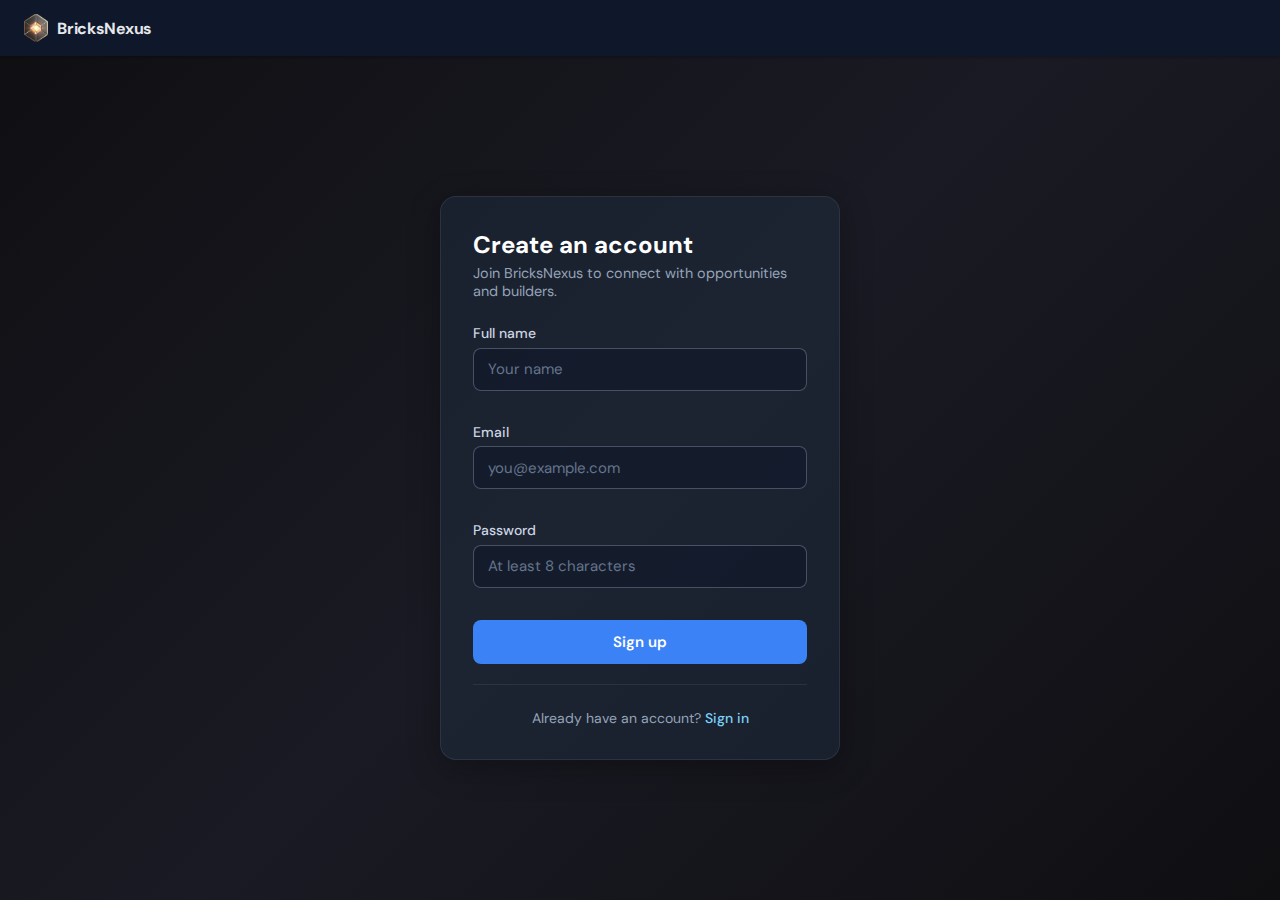
<file: onboarding-role.html>
<!DOCTYPE html>
<html lang="en">
<head>
    <meta charset="UTF-8">
    <meta name="viewport" content="width=device-width, initial-scale=1.0">
    <title>Choose Account Type · BricksNexus</title>
    <link rel="preconnect" href="https://fonts.googleapis.com">
    <link rel="preconnect" href="https://fonts.gstatic.com" crossorigin>
    <link href="https://fonts.googleapis.com/css2?family=DM+Sans:wght@400;500;600;700&display=swap" rel="stylesheet">
    <link rel="stylesheet" href="auth.css">
</head>
<body class="auth-page">
    <header class="auth-top-bar">
        <a href="index.html">
            <img src="images/BricksNexus_simple_logo.png" alt="BricksNexus">
            <span>BricksNexus</span>
        </a>
    </header>

    <main class="auth-main">
        <div class="auth-card auth-card-wide">
            <h1>Register as an Individual or a Company?</h1>
            <p class="subtitle">Choose how you want to appear in the BricksNexus marketplace.</p>

            <div class="auth-summary" id="onboarding-summary"></div>

            <div class="role-toggle role-toggle-stacked" id="onboarding-role-toggle" role="radiogroup" aria-label="Registration type">
                <button type="button" class="role-option active" data-role="individual" aria-checked="true">
                    <strong>Individual</strong>
                    <span>Create a hidden draft Open to Work card linked to your profile.</span>
                </button>
                <button type="button" class="role-option" data-role="company" aria-checked="false">
                    <strong>Company</strong>
                    <span>Create a hidden draft Service card linked to your company account.</span>
                </button>
            </div>

            <div class="auth-actions">
                <a href="signup.html" class="auth-secondary-link">Back</a>
                <button type="button" class="auth-btn" id="onboarding-finish-btn">Continue</button>
            </div>
        </div>
    </main>

    <script src="app-state.js"></script>
    <script>
        (function() {
            var app = window.BricksNexusApp;
            var params = new URLSearchParams(window.location.search);
            var pendingRaw = sessionStorage.getItem('bricksnexus_pending_signup');
            if (!pendingRaw) {
                window.location.replace('signup.html');
                return;
            }

            var pending;
            try {
                pending = JSON.parse(pendingRaw);
            } catch (error) {
                window.location.replace('signup.html');
                return;
            }

            var summary = document.getElementById('onboarding-summary');
            if (summary) {
                summary.innerHTML = '<strong>' + pending.name + '</strong><span>' + pending.email + '</span>';
            }

            var selectedRole = params.get('role') || pending.preferredRole || 'individual';
            var roleButtons = document.querySelectorAll('.role-option');

            function syncRoleButtons() {
                roleButtons.forEach(function(item) {
                    var isActive = (item.dataset.role || 'individual') === selectedRole;
                    item.classList.toggle('active', isActive);
                    item.setAttribute('aria-checked', isActive ? 'true' : 'false');
                });
            }

            roleButtons.forEach(function(button) {
                button.addEventListener('click', function() {
                    selectedRole = button.dataset.role || 'individual';
                    syncRoleButtons();
                });
            });
            syncRoleButtons();

            document.getElementById('onboarding-finish-btn').addEventListener('click', function() {
                var user = app.upsertUser({
                    name: pending.name,
                    email: pending.email,
                    accountType: selectedRole,
                    initials: app.getInitials(pending.name, pending.email)
                });
                app.createAutoDraftsForUser(user);
                app.createSession(user);
                sessionStorage.removeItem('bricksnexus_pending_signup');
                window.location.href = pending.returnUrl || 'dashboard.html';
            });
        })();
    </script>
</body>
</html>
</file>
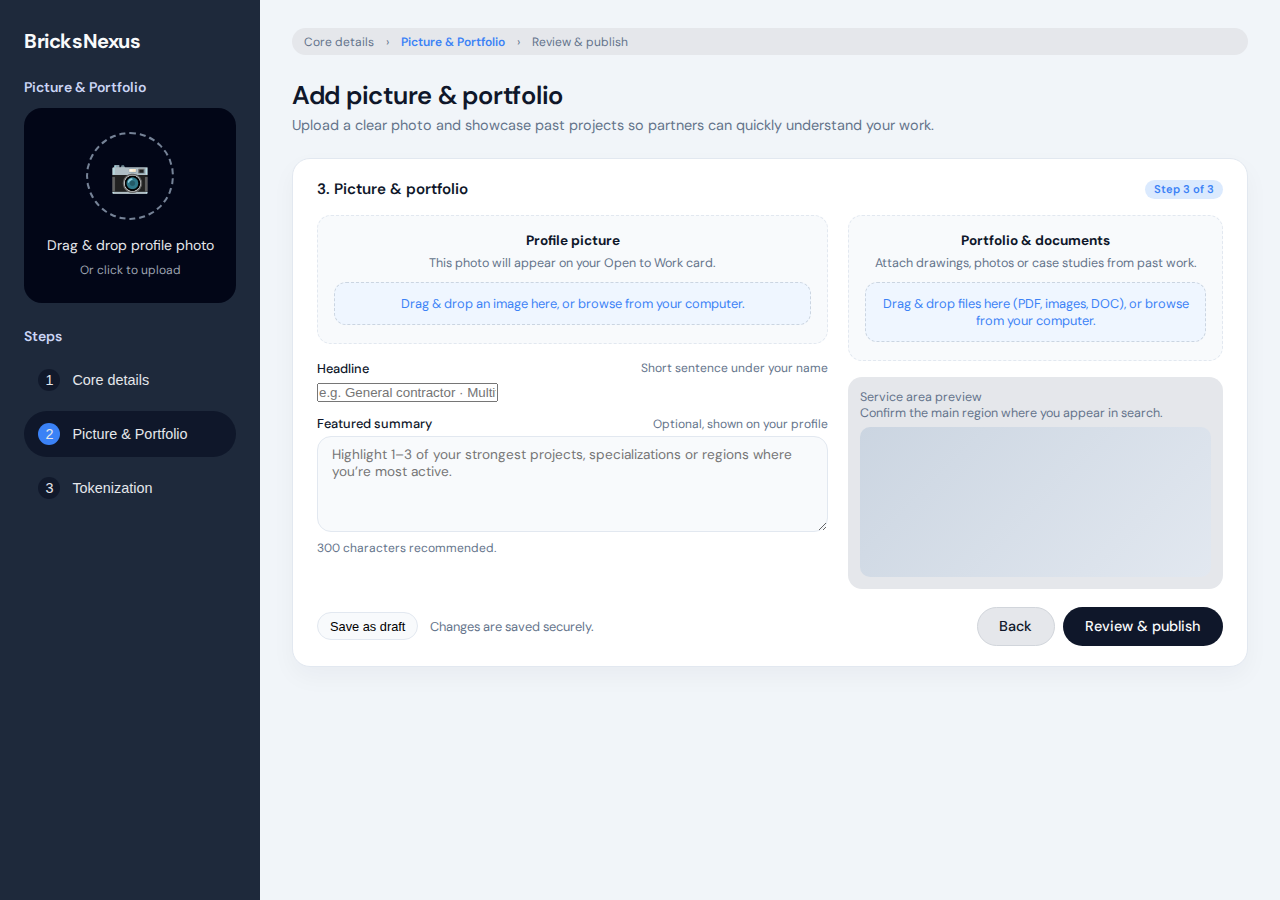
<file: open-to-work-portfolio.html>
<!DOCTYPE html>
<html lang="en">
<head>
    <meta charset="UTF-8">
    <meta name="viewport" content="width=device-width, initial-scale=1.0">
    <title>Open to Work · Picture &amp; Portfolio · BricksNexus</title>
    <link rel="preconnect" href="https://fonts.googleapis.com">
    <link rel="preconnect" href="https://fonts.gstatic.com" crossorigin>
    <link href="https://fonts.googleapis.com/css2?family=DM+Sans:wght@400;500;600;700&display=swap" rel="stylesheet">
    <link rel="stylesheet" href="open-to-work.css">
</head>
<body>
    <aside class="sidebar">
        <div class="logo">
            <a href="index.html">BricksNexus</a>
        </div>

        <div>
            <div class="sidebar-section-title">Picture &amp; Portfolio</div>
            <div class="avatar-upload">
                <div class="avatar-circle">📷</div>
                <p>Drag &amp; drop profile photo</p>
                <span>Or click to upload</span>
            </div>
        </div>

        <div>
            <div class="sidebar-section-title">Steps</div>
            <nav class="sidebar-nav">
                <button>
                    <span class="icon">1</span>
                    Core details
                </button>
                <button class="active">
                    <span class="icon">2</span>
                    Picture &amp; Portfolio
                </button>
                <button>
                    <span class="icon">3</span>
                    Tokenization
                </button>
            </nav>
        </div>
    </aside>

    <main class="main">
        <div class="progress-steps">
            <span>Core details</span>
            <span>›</span>
            <span class="step-active">Picture &amp; Portfolio</span>
            <span>›</span>
            <span>Review &amp; publish</span>
        </div>

        <header>
            <h1 class="page-title">Add picture &amp; portfolio</h1>
            <p class="page-subtitle">Upload a clear photo and showcase past projects so partners can quickly understand your work.</p>
        </header>

        <section class="card">
            <div class="card-header">
                <div class="card-header-title">3. Picture &amp; portfolio</div>
                <span class="badge-step">Step 3 of 3</span>
            </div>

            <div class="form-grid">
                <div>
                    <div class="upload-card">
                        <h4>Profile picture</h4>
                        <p>This photo will appear on your Open to Work card.</p>
                        <div class="upload-drop">
                            Drag &amp; drop an image here, or browse from your computer.
                        </div>
                    </div>

                    <div class="field-group" style="margin-top: 1rem;">
                        <div class="field-label">
                            <span>Headline</span>
                            <small>Short sentence under your name</small>
                        </div>
                        <input type="text" placeholder="e.g. General contractor · Multifamily &amp; retrofit">
                    </div>

                    <div class="field-group">
                        <div class="field-label">
                            <span>Featured summary</span>
                            <small>Optional, shown on your profile</small>
                        </div>
                        <textarea placeholder="Highlight 1–3 of your strongest projects, specializations or regions where you’re most active."></textarea>
                        <p class="helper-text">300 characters recommended.</p>
                    </div>
                </div>

                <div>
                    <div class="upload-card">
                        <h4>Portfolio &amp; documents</h4>
                        <p>Attach drawings, photos or case studies from past work.</p>
                        <div class="upload-drop">
                            Drag &amp; drop files here (PDF, images, DOC), or browse from your computer.
                        </div>
                    </div>

                    <div class="map-card" style="margin-top: 1rem;">
                        <div>Service area preview</div>
                        <p>Confirm the main region where you appear in search.</p>
                        <div class="map-placeholder"></div>
                    </div>
                </div>
            </div>

            <footer class="form-footer">
                <div class="form-footer-left">
                    <button type="button">Save as draft</button>
                    <span>Changes are saved securely.</span>
                </div>
                <div class="primary-actions">
                    <a href="open-to-work.html" class="btn-secondary">Back</a>
                    <a href="index.html" class="btn-primary">Review &amp; publish</a>
                </div>
            </footer>
        </section>
    </main>
</body>
</html>
</file>
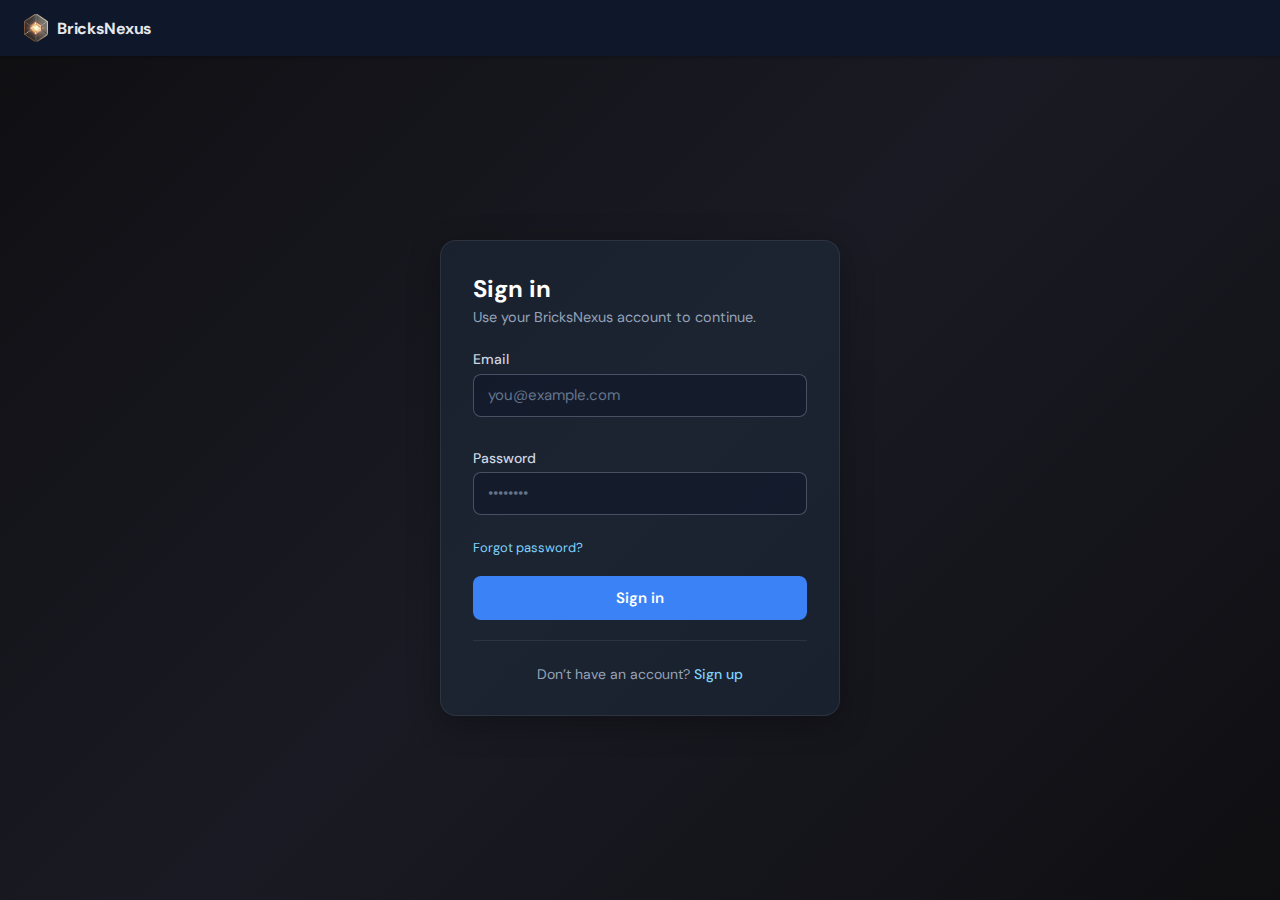
<file: open-to-work.html>
<!DOCTYPE html>
<html lang="en">
<head>
    <meta charset="UTF-8">
    <meta name="viewport" content="width=device-width, initial-scale=1.0">
    <title>Create \"Open to Work\" Profile · BricksNexus</title>
    <link rel="preconnect" href="https://fonts.googleapis.com">
    <link rel="preconnect" href="https://fonts.gstatic.com" crossorigin>
    <link href="https://fonts.googleapis.com/css2?family=DM+Sans:wght@400;500;600;700&display=swap" rel="stylesheet">
    <link rel="stylesheet" href="open-to-work.css">
</head>
<body>
    <script>
        (function() {
            if (!sessionStorage.getItem('bricksnexus_initials')) {
                var returnTo = encodeURIComponent(window.location.pathname.split('/').pop() || 'open-to-work.html');
                window.location.replace('login.html?return=' + returnTo);
            }
        })();
    </script>
    <aside class="sidebar">
        <div class="logo">
            <a href="index.html">BricksNexus</a>
        </div>

        <div>
            <div class="sidebar-section-title">Picture &amp; Portfolio</div>
            <div class="avatar-upload">
                <div class="avatar-circle">📷</div>
                <p>Drag &amp; drop portfolio</p>
                <span>Or click to upload</span>
            </div>
        </div>

        <div>
            <div class="sidebar-section-title">Steps</div>
            <nav class="sidebar-nav">
                <button class="active">
                    <span class="icon">1</span>
                    Core details
                </button>
                <button>
                    <span class="icon">2</span>
                    Picture &amp; Portfolio
                </button>
                <button>
                    <span class="icon">3</span>
                    Tokenization
                </button>
            </nav>
        </div>
    </aside>

    <main class="main">
        <div class="progress-steps">
            <span class="step-active">Core details</span>
            <span>›</span>
            <span>Picture &amp; Portfolio</span>
            <span>›</span>
            <span>Review &amp; publish</span>
        </div>

        <header>
            <h1 class="page-title">Create your “Open to Work” profile</h1>
            <p class="page-subtitle">Share your experience so developers and partners can discover you for the right opportunities.</p>
        </header>

        <section class="card">
            <div class="card-header">
                <div class="card-header-title">2. Experience &amp; skills</div>
                <span class="badge-step">Step 2 of 3</span>
            </div>

            <div class="form-grid">
                <div>
                    <div class="field-group">
                        <div class="field-label">
                            <span>Role / trade</span>
                            <small>How do you introduce yourself?</small>
                        </div>
                        <input type="text" placeholder="e.g. General contractor, site supervisor, framing crew lead">
                    </div>

                    <div class="field-group">
                        <div class="field-label">
                            <span>Years of experience</span>
                        </div>
                        <div class="pill-input-row">
                            <input type="number" min="0" max="60" placeholder="e.g. 8">
                            <span class="helper-text">years</span>
                        </div>
                    </div>

                    <div class="field-group">
                        <div class="field-label">
                            <span>Specialties / skills</span>
                            <small>Add your tags</small>
                        </div>
                        <div class="pill-input-row">
                            <input type="text" placeholder="Add a specialty (e.g. multi-family, commercial, TI)">
                            <span class="pill">Residential <button type="button">×</button></span>
                            <span class="pill">Commercial <button type="button">×</button></span>
                        </div>
                    </div>

                    <div class="field-group">
                        <div class="field-label">
                            <span>Certifications</span>
                        </div>
                        <input type="text" placeholder="e.g. OSHA 30, PMP, PE, licensed GC">
                    </div>

                    <div class="field-group">
                        <div class="field-label">
                            <span>About you</span>
                            <small>Visible on your public card</small>
                        </div>
                        <textarea placeholder="Short professional summary. What kinds of projects are you looking for? What makes you a great partner?"></textarea>
                        <p class="helper-text">250 characters recommended.</p>
                    </div>
                </div>

                <div>
                    <div class="upload-card">
                        <h4>Portfolio &amp; documents</h4>
                        <p>Upload drawings, photos or case studies that showcase your work.</p>
                        <div class="upload-drop">
                            Drag &amp; drop files here, or browse from your computer.
                        </div>
                    </div>

                    <div class="map-card">
                        <div>Service area</div>
                        <p>Pin the main region where you’re available for work.</p>
                        <div class="map-placeholder"></div>
                    </div>
                </div>
            </div>

            <div class="field-group">
                <div class="field-label">
                    <span>Availability</span>
                </div>
                <div class="pill-input-row">
                    <select>
                        <option>Immediately</option>
                        <option>In 30 days</option>
                        <option>In 60 days</option>
                    </select>
                </div>
            </div>

            <div class="field-group">
                <div class="field-label">
                    <span>Preferred project size</span>
                </div>
                <div class="pill-input-row">
                    <input type="text" placeholder="e.g. $250k – $2M construction value">
                </div>
            </div>

            <div class="checkbox-row">
                <input type="checkbox" id="show-profile" checked>
                <label for="show-profile">Show this profile in the BricksNexus “Open to Work” marketplace</label>
            </div>

            <footer class="form-footer">
                <div class="form-footer-left">
                    <button type="button">Save as draft</button>
                    <span>Changes are saved securely.</span>
                </div>
                <div class="primary-actions">
                    <a href="index.html" class="btn-secondary">Back</a>
                    <a href="open-to-work-portfolio.html" class="btn-primary">Next step</a>
                </div>
            </footer>
        </section>
    </main>
</body>
</html>
</file>
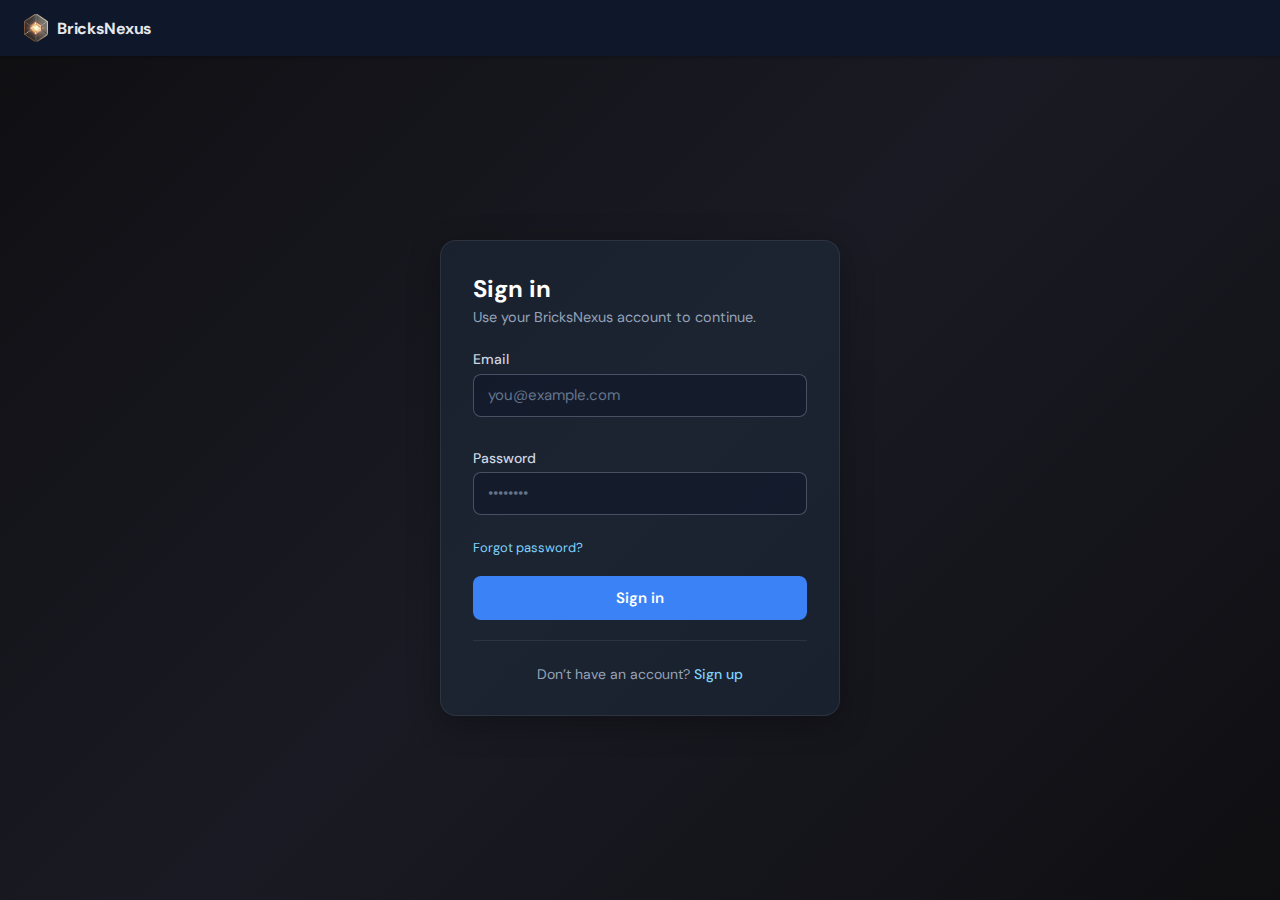
<file: post-opportunity.html>
<!DOCTYPE html>
<html lang="en">
<head>
    <meta charset="UTF-8">
    <meta name="viewport" content="width=device-width, initial-scale=1.0">
    <title>Post a New Opportunity · BricksNexus</title>
    <link rel="preconnect" href="https://fonts.googleapis.com">
    <link rel="preconnect" href="https://fonts.gstatic.com" crossorigin>
    <link href="https://fonts.googleapis.com/css2?family=DM+Sans:wght@400;500;600;700&display=swap" rel="stylesheet">
    <link rel="stylesheet" href="post-opportunity.css">
</head>
<body>
    <script>
        (function() {
            if (!sessionStorage.getItem('bricksnexus_initials')) {
                var returnTo = encodeURIComponent(window.location.pathname.split('/').pop() || 'post-opportunity.html');
                window.location.replace('login.html?return=' + returnTo);
            }
        })();
    </script>
    <aside class="sidebar">
        <div class="logo">
            <a href="index.html">BricksNexus</a>
        </div>

        <nav class="sidebar-nav">
            <button>
                <span class="icon">1</span>
                Open to Work
            </button>
            <button>
                <span class="icon">2</span>
                Services
            </button>
            <button class="active">
                <span class="icon">3</span>
                Opportunities
            </button>
            <button>
                <span class="icon">4</span>
                Tokenization
            </button>
        </nav>
    </aside>

    <main class="main">
        <div class="progress-steps">
            <span class="step-active">Core details</span>
            <span>›</span>
            <span>Review &amp; publish</span>
        </div>

        <header>
            <h1 class="page-title">Post a New Opportunity</h1>
            <p class="page-subtitle">Describe the project, location and budget so the right builders can express interest.</p>
        </header>

        <section class="layout">
            <div class="card">
                <div class="card-header">
                    <div class="card-header-title">1. Core details &amp; location</div>
                    <span class="badge-step">Step 1 of 2</span>
                </div>

                <div class="field-group">
                    <div class="field-label">
                        <span>Opportunity title</span>
                        <small>What is this project?</small>
                    </div>
                    <input type="text" id="opp-title" placeholder="e.g. Foundation work for 12‑unit apartment">
                </div>

                <div class="field-group">
                    <div class="field-label">
                        <span>Type of opportunity</span>
                        <small>Select the best match</small>
                    </div>
                    <div class="pill-row">
                        <span class="pill-option active">RFP</span>
                        <span class="pill-option">Land sale</span>
                        <span class="pill-option">Sub‑contracting</span>
                        <span class="pill-option">Joint venture</span>
                    </div>
                </div>

                <div class="field-group">
                    <div class="field-label">
                        <span>Short description</span>
                        <small>Visible on the marketplace card</small>
                    </div>
                    <textarea id="opp-summary" placeholder="Briefly describe the work scope, timeline and any key requirements."></textarea>
                </div>

                <div class="section-title">Location</div>
                <p class="section-subtitle">Where is the project based?</p>

                <div class="inline-grid">
                    <div class="field-group">
                        <div class="field-label">
                            <span>City</span>
                        </div>
                        <input type="text" id="opp-city" placeholder="e.g. Austin">
                    </div>
                    <div class="field-group">
                        <div class="field-label">
                            <span>State / region</span>
                        </div>
                        <input type="text" id="opp-region" placeholder="e.g. TX">
                    </div>
                </div>

                <div class="field-group">
                    <div class="field-label">
                        <span>Project address (optional)</span>
                    </div>
                    <input type="text" id="opp-address" placeholder="Street address or nearest intersection">
                </div>

                <div class="section-title">2. Financial budget</div>
                <p class="section-subtitle">Share a high‑level budget range and funding details.</p>

                <div class="inline-grid">
                    <div class="field-group">
                        <div class="field-label">
                            <span>Estimated budget</span>
                        </div>
                        <input type="text" id="opp-budget" placeholder="$350k – $800k">
                    </div>
                    <div class="field-group">
                        <div class="field-label">
                            <span>Payment terms</span>
                        </div>
                        <input type="text" id="opp-terms" placeholder="e.g. Progress draws, milestone‑based">
                    </div>
                </div>

                <div class="inline-grid">
                    <div class="field-group">
                        <div class="field-label">
                            <span>Equity offered (if any)</span>
                        </div>
                        <input type="text" id="opp-equity" placeholder="e.g. Up to 10%">
                    </div>
                    <div class="field-group">
                        <div class="field-label">
                            <span>Target ROI</span>
                        </div>
                        <input type="text" id="opp-roi" placeholder="e.g. 12–15% over 3 years">
                    </div>
                </div>

                <div class="toggle-row">
                    <span>Looking for fractional funding?</span>
                    <div class="switch"></div>
                </div>

                <div class="section-title">Trade skills needed</div>
                <p class="section-subtitle">Tag the disciplines you’re looking for.</p>

                <div class="tags-row">
                    <span class="tag">#Masonry</span>
                    <span class="tag">#Electrical</span>
                    <span class="tag">#ProjectManagement</span>
                </div>
                <div class="tag-input-row">
                    <input type="text" placeholder="Add another skill tag">
                    <button type="button">Add</button>
                </div>

                <div class="toggle-row">
                    <span>Requires verified &amp; bonded builders only</span>
                    <div class="switch"></div>
                </div>

                <div class="section-title">Attachments</div>
                <p class="section-subtitle">Add images, drawings or documents that help builders understand the opportunity.</p>

                <div class="attachments-card">
                    <label class="attachments-drop">
                        <strong>Drag &amp; drop files</strong>
                        <span>or click to browse from your computer</span>
                        <input type="file" id="opp-attachments" name="attachments" multiple>
                    </label>
                    <p class="attachments-hint">Accepted formats: PDF, JPG, PNG, DOCX · Up to 25MB total (example limits).</p>
                </div>

                <div class="footer-actions">
                    <div class="footer-left">
                        <button type="button" id="opp-save-draft">Save as draft</button>
                        <span>Changes are saved securely.</span>
                    </div>
                    <div class="footer-right">
                        <button type="button" class="btn-secondary" onclick="history.back()">Back</button>
                        <button type="button" id="opp-submit" class="btn-primary">Review &amp; publish</button>
                    </div>
                </div>
            </div>

            <aside class="map-panel">
                <h2>Project location</h2>
                <p class="section-subtitle">Pin the approximate site to help builders understand travel and logistics.</p>
                <div class="map-wrapper">
                    <iframe
                        title="Opportunity project map"
                        src="https://www.google.com/maps/embed/v1/place?key=YOUR_GOOGLE_MAPS_EMBED_API_KEY&q=Austin,TX"
                        loading="lazy"
                        referrerpolicy="no-referrer-when-downgrade"
                        allowfullscreen>
                    </iframe>
                </div>

                <div class="field-group">
                    <div class="field-label">
                        <span>Project phase</span>
                    </div>
                    <select>
                        <option>Concept / feasibility</option>
                        <option>Design / permitting</option>
                        <option selected>Ready for bid</option>
                        <option>Under construction</option>
                    </select>
                </div>
            </aside>
        </section>
    </main>

    <!-- AI Opportunity Chatbot -->
    <div class="chatbot-wrapper" id="chatbot-wrapper">
        <div class="chatbot-panel" id="chatbot-panel">
            <div class="chatbot-header">
                <h3>Discover opportunities</h3>
                <p>AI can help you find options you might not have considered (e.g. ADUs, zoning).</p>
                <button type="button" class="chatbot-close" id="chatbot-close" aria-label="Close chat">×</button>
            </div>
            <div class="chatbot-messages" id="chatbot-messages"></div>
            <div class="chatbot-input-wrap">
                <input type="text" class="chatbot-input" id="chatbot-input" placeholder="Type your answer..." autocomplete="off">
                <button type="button" class="chatbot-send" id="chatbot-send" aria-label="Send">Send</button>
            </div>
        </div>
        <button type="button" class="chatbot-toggle" id="chatbot-toggle" aria-label="Open opportunity assistant">
            <span class="chatbot-toggle-icon">💬</span>
            <span class="chatbot-toggle-label">Discover opportunities</span>
        </button>
    </div>

    <script src="post-opportunity.js"></script>
    <script src="post-opportunity-chatbot.js"></script>
</body>
</html>
</file>
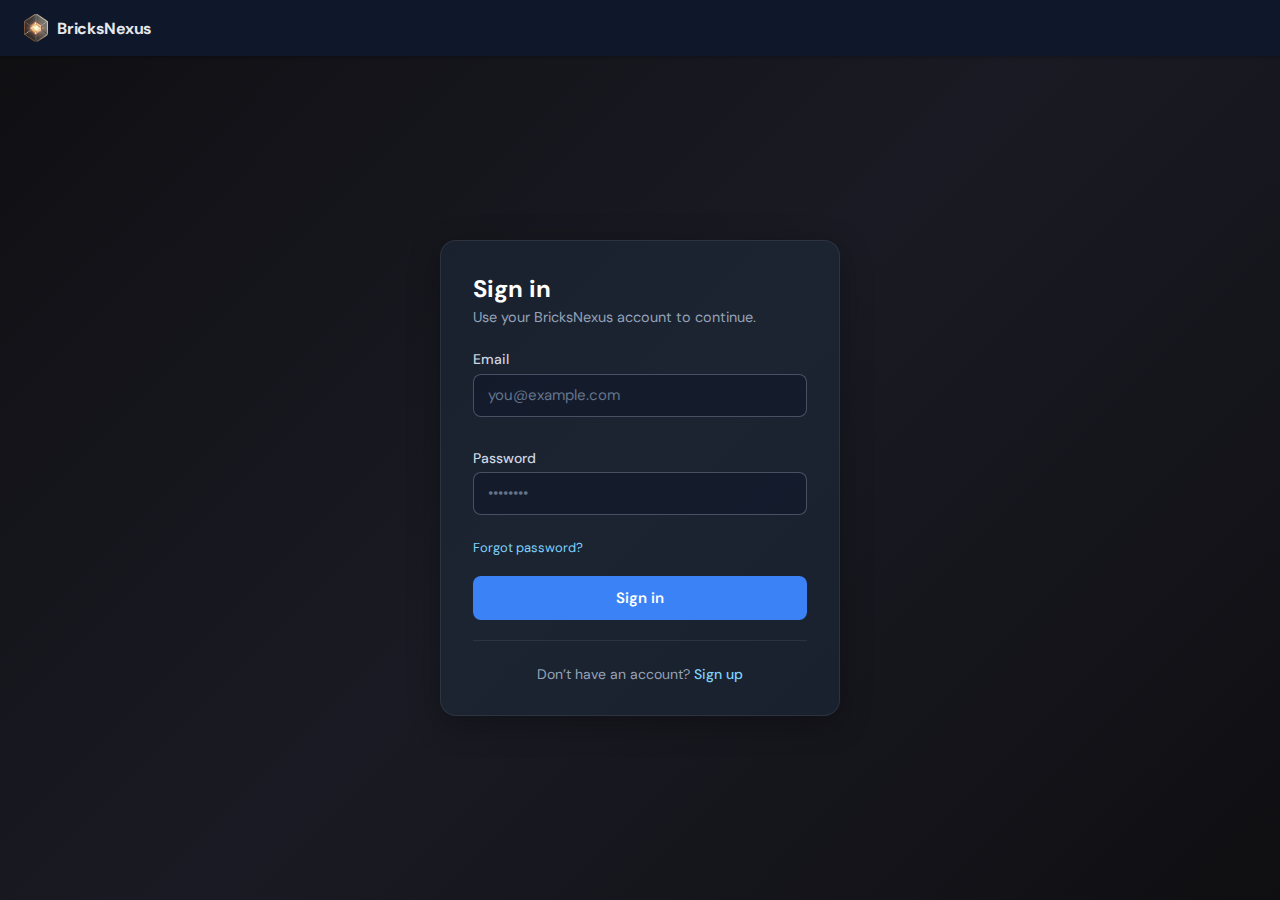
<file: post-service.html>
<!DOCTYPE html>
<html lang="en">
<head>
    <meta charset="UTF-8">
    <meta name="viewport" content="width=device-width, initial-scale=1.0">
    <title>Post a New Service · BricksNexus</title>
    <link rel="preconnect" href="https://fonts.googleapis.com">
    <link rel="preconnect" href="https://fonts.gstatic.com" crossorigin>
    <link href="https://fonts.googleapis.com/css2?family=DM+Sans:wght@400;500;600;700&display=swap" rel="stylesheet">
    <link rel="stylesheet" href="post-service.css">
</head>
<body>
    <script>
        (function() {
            if (!sessionStorage.getItem('bricksnexus_initials')) {
                var returnTo = encodeURIComponent(window.location.pathname.split('/').pop() || 'post-service.html');
                window.location.replace('login.html?return=' + returnTo);
            }
        })();
    </script>
    <aside class="sidebar">
        <div class="logo">
            <a href="index.html">BricksNexus</a>
        </div>

        <div>
            <div class="sidebar-section-title">Profile Picture &amp; Portfolio</div>
            <div class="avatar-upload">
                <div class="avatar-circle">📷</div>
                <p>Drag &amp; drop portfolio</p>
                <span>Or click to upload</span>
            </div>
        </div>

        <nav class="sidebar-nav">
            <button>
                <span class="icon">1</span>
                Opportunities
            </button>
            <button class="active">
                <span class="icon">2</span>
                Services
            </button>
            <button>
                <span class="icon">3</span>
                Tokenization
            </button>
        </nav>
    </aside>

    <main class="main">
        <div class="progress-steps">
            <span class="step-done">✔ Service details</span>
            <span>›</span>
            <span class="step-active">2. Pricing &amp; availability</span>
            <span>›</span>
            <span>Review &amp; publish</span>
        </div>

        <header>
            <h1 class="page-title">Post a New Service</h1>
            <p class="page-subtitle">Describe what you offer so developers and builders can find you in the marketplace.</p>
        </header>

        <section class="layout">
            <div class="card">
                <div class="card-header">
                    <div class="card-header-title">1. Service details</div>
                    <span class="badge-step">Step 1 of 3</span>
                </div>

                <div class="field-group">
                    <div class="field-label">
                        <span>Service title</span>
                        <small>Clear name for your offering</small>
                    </div>
                    <div class="input-with-add">
                        <input type="text" id="service-title" placeholder="e.g. Concrete slab installation">
                        <button type="button" class="btn-add" aria-label="Add another">+</button>
                    </div>
                </div>

                <div class="field-group">
                    <div class="field-label">
                        <span>Category</span>
                        <small>Primary trade or discipline</small>
                    </div>
                    <input type="text" id="service-category" placeholder="e.g. Foundation work">
                </div>

                <div class="field-group">
                    <div class="field-label">
                        <span>Service description</span>
                        <small>Scope, process and what clients can expect</small>
                    </div>
                    <textarea id="service-description" placeholder="Describe the service in detail: typical scope, materials, timeline, and any certifications or guarantees you provide."></textarea>
                </div>

                <div class="toggle-row">
                    <span>On-site consultation offered</span>
                    <div class="switch on" id="consultation-toggle" role="button" tabindex="0" aria-label="Toggle on-site consultation"></div>
                </div>

                <div class="section-title">Service area</div>
                <p class="section-subtitle">Where do you typically provide this service?</p>
                <div class="service-area-block">
                    <div class="service-area-image">Image</div>
                    <p class="service-area-text">Add a photo or sketch of the type of work (e.g. finished slab, formwork). You can also describe your typical service radius or preferred locations below.</p>
                </div>

                <div class="footer-actions">
                    <div class="footer-left">
                        <button type="button" id="service-save-draft">Save as draft</button>
                        <span>Changes are saved securely.</span>
                    </div>
                    <div class="footer-right">
                        <button type="button" class="btn-secondary" onclick="history.back()">Back</button>
                        <button type="button" id="service-submit" class="btn-primary">Review &amp; publish</button>
                    </div>
                </div>
            </div>

            <aside class="map-panel">
                <h2>Service location</h2>
                <p class="section-subtitle">Pin your primary service area so clients can find you.</p>
                <div class="map-wrapper">
                    <iframe
                        title="Service area map"
                        src="https://www.google.com/maps/embed/v1/place?key=YOUR_GOOGLE_MAPS_EMBED_API_KEY&q=Austin,TX"
                        loading="lazy"
                        referrerpolicy="no-referrer-when-downgrade"
                        allowfullscreen>
                    </iframe>
                </div>

                <div class="upload-zone">
                    <strong>Drag &amp; drop files</strong>
                    Upload drawings, specs or photos (e.g. PDF, images). Optional.
                </div>

                <h2 style="margin-top: 1.25rem;">Service radius</h2>
                <p class="section-subtitle">Approximate area you cover (e.g. county, metro).</p>
                <div class="field-group" style="margin-bottom: 0;">
                    <input type="text" id="service-radius" placeholder="e.g. Greater Austin, TX">
                </div>

                <div class="map-wrapper" style="margin-top: 1rem;">
                    <iframe
                        title="Service radius map"
                        src="https://www.google.com/maps/embed/v1/place?key=YOUR_GOOGLE_MAPS_EMBED_API_KEY&q=Austin,TX"
                        loading="lazy"
                        referrerpolicy="no-referrer-when-downgrade"
                        allowfullscreen>
                    </iframe>
                </div>
            </aside>
        </section>
    </main>

    <script src="post-service.js"></script>
</body>
</html>
</file>
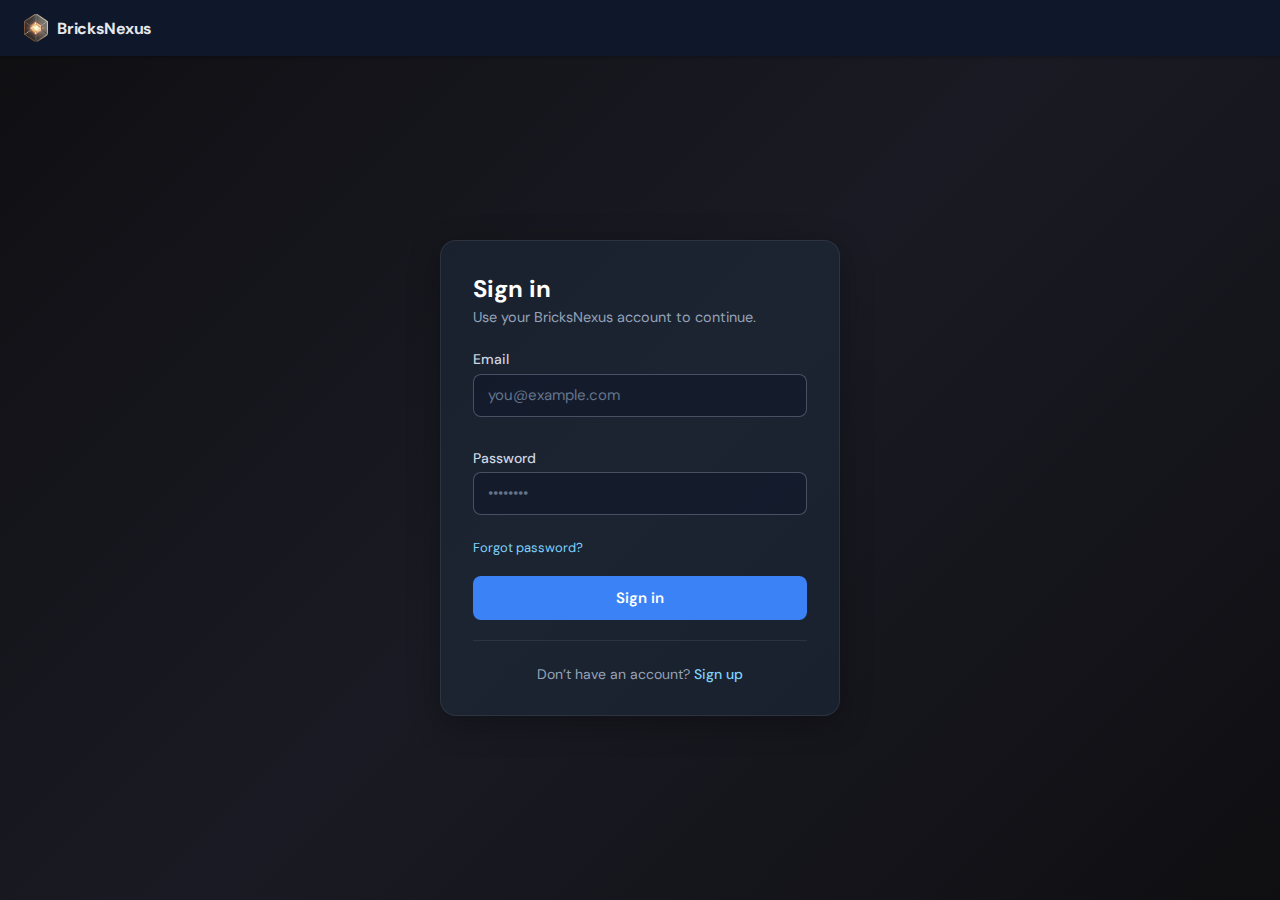
<file: post-tokenization.html>
<!DOCTYPE html>
<html lang="en">
<head>
    <meta charset="UTF-8">
    <meta name="viewport" content="width=device-width, initial-scale=1.0">
    <title>Submit Tokenization Opportunity · BricksNexus</title>
    <link rel="preconnect" href="https://fonts.googleapis.com">
    <link rel="preconnect" href="https://fonts.gstatic.com" crossorigin>
    <link href="https://fonts.googleapis.com/css2?family=DM+Sans:wght@400;500;600;700;800&display=swap" rel="stylesheet">
    <link rel="stylesheet" href="post-tokenization.css">
</head>
<body>
    <script src="app-state.js"></script>
    <script>
        if (!window.BricksNexusApp.isAuthenticated()) {
            var returnTo = encodeURIComponent(window.location.pathname.split('/').pop() + window.location.search);
            window.location.replace('login.html?return=' + returnTo);
        }
    </script>

    <div class="token-builder-shell">
        <aside class="token-builder-sidebar">
            <a href="index.html" class="token-builder-brand">BricksNexus</a>
            <p class="token-builder-sidebar-copy">Tokenization issuer flow</p>

            <div class="token-sidebar-card">
                <p class="token-sidebar-eyebrow">Progress</p>
                <nav class="token-stepper" aria-label="Tokenization builder steps">
                    <button type="button" class="token-step active" data-target-step="property">
                        <span class="token-step-index">1</span>
                        <span>Property DNA</span>
                    </button>
                    <button type="button" class="token-step" data-target-step="financials">
                        <span class="token-step-index">2</span>
                        <span>Financial Engineering</span>
                    </button>
                    <button type="button" class="token-step" data-target-step="legal">
                        <span class="token-step-index">3</span>
                        <span>Legal &amp; Compliance</span>
                    </button>
                    <button type="button" class="token-step" data-target-step="media">
                        <span class="token-step-index">4</span>
                        <span>Media &amp; Docs</span>
                    </button>
                </nav>
            </div>

            <div class="token-sidebar-card">
                <p class="token-sidebar-eyebrow">Publishing Notes</p>
                <ul class="token-sidebar-list">
                    <li>Publishing creates a marketplace card and a dynamic detail page entry.</li>
                    <li>Save as draft to return later in this browser without losing progress.</li>
                    <li>Required fields must be complete before the marketplace publish action unlocks.</li>
                </ul>
            </div>
        </aside>

        <main class="token-builder-main">
            <header class="token-builder-header">
                <div>
                    <p class="token-header-eyebrow">Marketplace Submission</p>
                    <h1>Submit a property for tokenization</h1>
                    <p class="token-header-copy">Define the asset, engineer the economics, attach the compliance structure, and preview how the listing will appear on BricksNexus before publishing.</p>
                </div>
                <div class="token-header-actions">
                    <a href="dashboard.html" class="token-header-link">Dashboard</a>
                    <a href="index.html" class="token-header-link">Marketplace</a>
                </div>
            </header>

            <section class="token-builder-layout">
                <form id="tokenization-builder-form" class="token-builder-form">
                    <section class="token-section active" data-step="property" data-step-index="0">
                        <button type="button" class="token-section-toggle">
                            <span class="token-section-number">1</span>
                            <span class="token-section-title">Property DNA</span>
                        </button>
                        <div class="token-section-panel">
                            <p class="token-section-copy">Capture the identity and narrative that will anchor the tokenization listing.</p>

                            <div class="token-grid-two">
                                <label class="token-field">
                                    <span>Property Name</span>
                                    <input type="text" id="token-property-name-input" placeholder="Miami Harbor Residences">
                                </label>
                                <label class="token-field">
                                    <span>Asset Type</span>
                                    <select id="token-asset-type">
                                        <option value="">Select asset type</option>
                                        <option value="Residential">Residential</option>
                                        <option value="Commercial">Commercial</option>
                                        <option value="Industrial">Industrial</option>
                                    </select>
                                </label>
                            </div>

                            <label class="token-field">
                                <span>Address</span>
                                <input type="text" id="token-address-input" placeholder="Wynwood, Miami, Florida">
                            </label>

                            <label class="token-field">
                                <span>Bio / Description</span>
                                <textarea id="token-description-input" rows="5" placeholder="Describe the property, the value creation story, and why this asset belongs on the BricksNexus marketplace."></textarea>
                            </label>

                            <div class="token-section-actions">
                                <button type="button" class="token-btn token-btn-secondary" data-save-draft-step="property">Save as Draft</button>
                                <button type="button" class="token-btn token-btn-primary" data-continue-step="property">Continue</button>
                            </div>
                        </div>
                    </section>

                    <section class="token-section" data-step="financials" data-step-index="1">
                        <button type="button" class="token-section-toggle">
                            <span class="token-section-number">2</span>
                            <span class="token-section-title">Financial Engineering</span>
                        </button>
                        <div class="token-section-panel">
                            <p class="token-section-copy">Set the raise mechanics and investor-facing financial metrics.</p>

                            <div class="token-grid-two">
                                <label class="token-field">
                                    <span>Total Capital Raise</span>
                                    <input type="number" min="0" step="1000" id="token-capital-raise" placeholder="2500000">
                                </label>
                                <label class="token-field">
                                    <span>Token Price</span>
                                    <input type="number" min="0" step="1" id="token-price-input" placeholder="50">
                                </label>
                            </div>

                            <div class="token-grid-two">
                                <label class="token-field">
                                    <span>Estimated Annual Yield (%)</span>
                                    <input type="number" min="0" step="0.1" id="token-yield-input" placeholder="12.5">
                                </label>
                                <label class="token-field">
                                    <span>Dividend Frequency</span>
                                    <select id="token-dividend-frequency">
                                        <option value="">Select frequency</option>
                                        <option value="Monthly">Monthly</option>
                                        <option value="Quarterly">Quarterly</option>
                                    </select>
                                </label>
                            </div>

                            <div class="token-section-actions">
                                <button type="button" class="token-btn token-btn-secondary" data-open-step="property">Back</button>
                                <button type="button" class="token-btn token-btn-secondary" data-save-draft-step="financials">Save as Draft</button>
                                <button type="button" class="token-btn token-btn-primary" data-continue-step="financials">Continue</button>
                            </div>
                        </div>
                    </section>

                    <section class="token-section" data-step="legal" data-step-index="2">
                        <button type="button" class="token-section-toggle">
                            <span class="token-section-number">3</span>
                            <span class="token-section-title">Legal &amp; Compliance</span>
                        </button>
                        <div class="token-section-panel">
                            <p class="token-section-copy">Define the issuance structure and regulatory framing.</p>

                            <div class="token-grid-two">
                                <label class="token-field">
                                    <span>Regulation Type</span>
                                    <select id="token-regulation-type">
                                        <option value="">Select regulation</option>
                                        <option value="Reg D">Reg D</option>
                                        <option value="Reg S">Reg S</option>
                                        <option value="Reg A+">Reg A+</option>
                                    </select>
                                </label>
                                <label class="token-field">
                                    <span>SPV / LLC Name</span>
                                    <input type="text" id="token-spv-name" placeholder="BNX Miami Harbor SPV LLC">
                                </label>
                            </div>

                            <label class="token-field">
                                <span>Smart Contract Address</span>
                                <input type="text" id="token-smart-contract" placeholder="Optional or pre-filled 0x...">
                            </label>

                            <div class="token-section-actions">
                                <button type="button" class="token-btn token-btn-secondary" data-open-step="financials">Back</button>
                                <button type="button" class="token-btn token-btn-secondary" data-save-draft-step="legal">Save as Draft</button>
                                <button type="button" class="token-btn token-btn-primary" data-continue-step="legal">Continue</button>
                            </div>
                        </div>
                    </section>

                    <section class="token-section" data-step="media" data-step-index="3">
                        <button type="button" class="token-section-toggle">
                            <span class="token-section-number">4</span>
                            <span class="token-section-title">Media &amp; Docs</span>
                        </button>
                        <div class="token-section-panel">
                            <p class="token-section-copy">Upload the property visuals and legal files that support diligence and marketplace merchandising.</p>

                            <label class="token-upload-zone" for="token-property-images" data-drop-target="propertyImages">
                                <input type="file" id="token-property-images" multiple accept="image/*">
                                <strong>Property Images</strong>
                                <span>Drag and drop or click to add gallery media.</span>
                            </label>
                            <div id="token-property-images-list" class="token-file-list"></div>

                            <label class="token-upload-zone" for="token-legal-documents" data-drop-target="legalDocuments">
                                <input type="file" id="token-legal-documents" multiple accept=".pdf,.jpg,.jpeg,.png">
                                <strong>Legal Documents</strong>
                                <span>PPM, appraisal, title, or related legal support materials.</span>
                            </label>
                            <div id="token-legal-documents-list" class="token-file-list"></div>

                            <div class="token-section-actions">
                                <button type="button" class="token-btn token-btn-secondary" data-open-step="legal">Back</button>
                                <button type="button" class="token-btn token-btn-secondary" data-save-draft-step="media">Save as Draft</button>
                            </div>
                        </div>
                    </section>
                </form>

                <aside class="token-preview-panel">
                    <div class="token-preview-card">
                        <div class="token-preview-head">
                            <div>
                                <p class="token-sidebar-eyebrow">Live Preview</p>
                                <h2>Marketplace Card</h2>
                            </div>
                            <span class="token-preview-pill">Draft Ready</span>
                        </div>

                        <article class="token-preview-market-card">
                            <div class="token-preview-hero">
                                <span class="token-preview-type" id="preview-asset-type">Asset Type</span>
                                <div class="token-preview-hero-copy">
                                    <p>Tokenization</p>
                                    <h3 id="preview-property-name">Untitled Tokenization Opportunity</h3>
                                </div>
                            </div>

                            <div class="token-preview-body">
                                <div class="token-preview-metrics">
                                    <div class="token-preview-metric">
                                        <span>Token Price</span>
                                        <strong id="preview-token-price">$0</strong>
                                    </div>
                                    <div class="token-preview-metric success">
                                        <span>Annual Yield</span>
                                        <strong id="preview-yield">0%</strong>
                                    </div>
                                </div>

                                <div class="token-preview-funding">
                                    <div class="token-preview-funding-top">
                                        <span id="preview-address">Property address</span>
                                        <strong id="preview-capital-raise">$0</strong>
                                    </div>
                                    <div class="token-preview-bar">
                                        <div class="token-preview-bar-fill"></div>
                                    </div>
                                </div>

                                <div class="token-preview-actions">
                                    <button type="button" class="token-preview-primary">Commit Capital</button>
                                    <button type="button" class="token-preview-secondary">View Details</button>
                                </div>
                            </div>
                        </article>
                    </div>
                </aside>
            </section>
        </main>
    </div>

    <footer class="token-builder-footer">
        <button type="button" class="token-btn token-btn-secondary" id="token-save-draft">Save as Draft</button>
        <button type="button" class="token-btn token-btn-primary" id="token-publish" disabled>Publish to Marketplace</button>
    </footer>

    <div class="token-toast" id="token-toast" hidden></div>

    <script src="post-tokenization.js"></script>
</body>
</html>
</file>
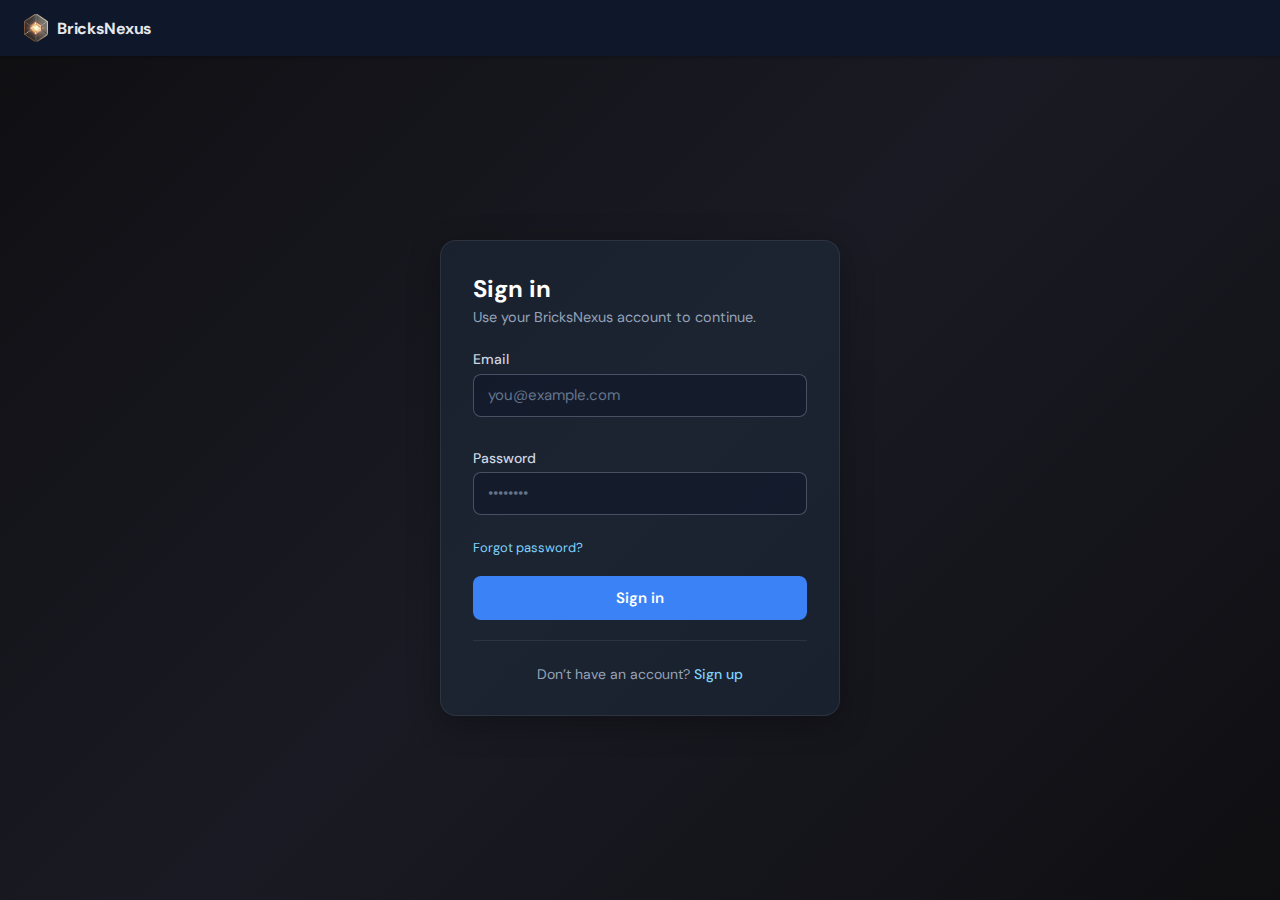
<file: profile.html>
<!DOCTYPE html>
<html lang="en">
<head>
    <meta charset="UTF-8">
    <meta name="viewport" content="width=device-width, initial-scale=1.0">
    <title>My Profile · BricksNexus</title>
    <link rel="preconnect" href="https://fonts.googleapis.com">
    <link rel="preconnect" href="https://fonts.gstatic.com" crossorigin>
    <link href="https://fonts.googleapis.com/css2?family=DM+Sans:wght@400;500;600;700&display=swap" rel="stylesheet">
    <link rel="stylesheet" href="marketplace.css">
    <link rel="stylesheet" href="profile.css">
</head>
<body>
    <script>
        (function() {
            if (!sessionStorage.getItem('bricksnexus_initials')) {
                window.location.replace('login.html?return=profile.html');
            }
        })();
    </script>
    <header class="top-bar">
        <div class="top-bar-left">
            <a href="index.html" class="top-bar-logo">
                <img src="images/BricksNexus_simple_logo.png" alt="BricksNexus logo">
                <span>BricksNexus</span>
            </a>
        </div>
        <div class="top-bar-right">
            <a href="index.html" class="icon-button" aria-label="Back to marketplace">← Marketplace</a>
            <a href="profile.html" class="user-avatar top-bar-avatar" id="top-bar-avatar" aria-label="My profile"></a>
        </div>
    </header>

    <main class="profile-main">
        <div class="profile-header">
            <div class="profile-photo-wrap">
                <img id="profile-photo" src="" alt="Profile" class="profile-photo">
                <div id="profile-photo-placeholder" class="profile-photo-placeholder"></div>
            </div>
            <div class="profile-info">
                <h1 id="profile-name" class="profile-name"></h1>
                <p id="profile-email" class="profile-email"></p>
                <p id="profile-initials-hint" class="profile-meta"></p>
            </div>
        </div>

        <section class="profile-section">
            <h2>My cards</h2>
            <p class="section-desc">Opportunities and services you’ve posted. See who has expressed interest.</p>
            <div id="my-cards-list" class="my-cards-list"></div>
            <p id="no-cards-message" class="no-cards-message" style="display: none;">You haven’t posted any opportunities or services yet. <a href="post-opportunity.html">Post an opportunity</a> or <a href="post-service.html">post a service</a>.</p>
        </section>
    </main>

    <script src="profile.js"></script>
</body>
</html>
</file>
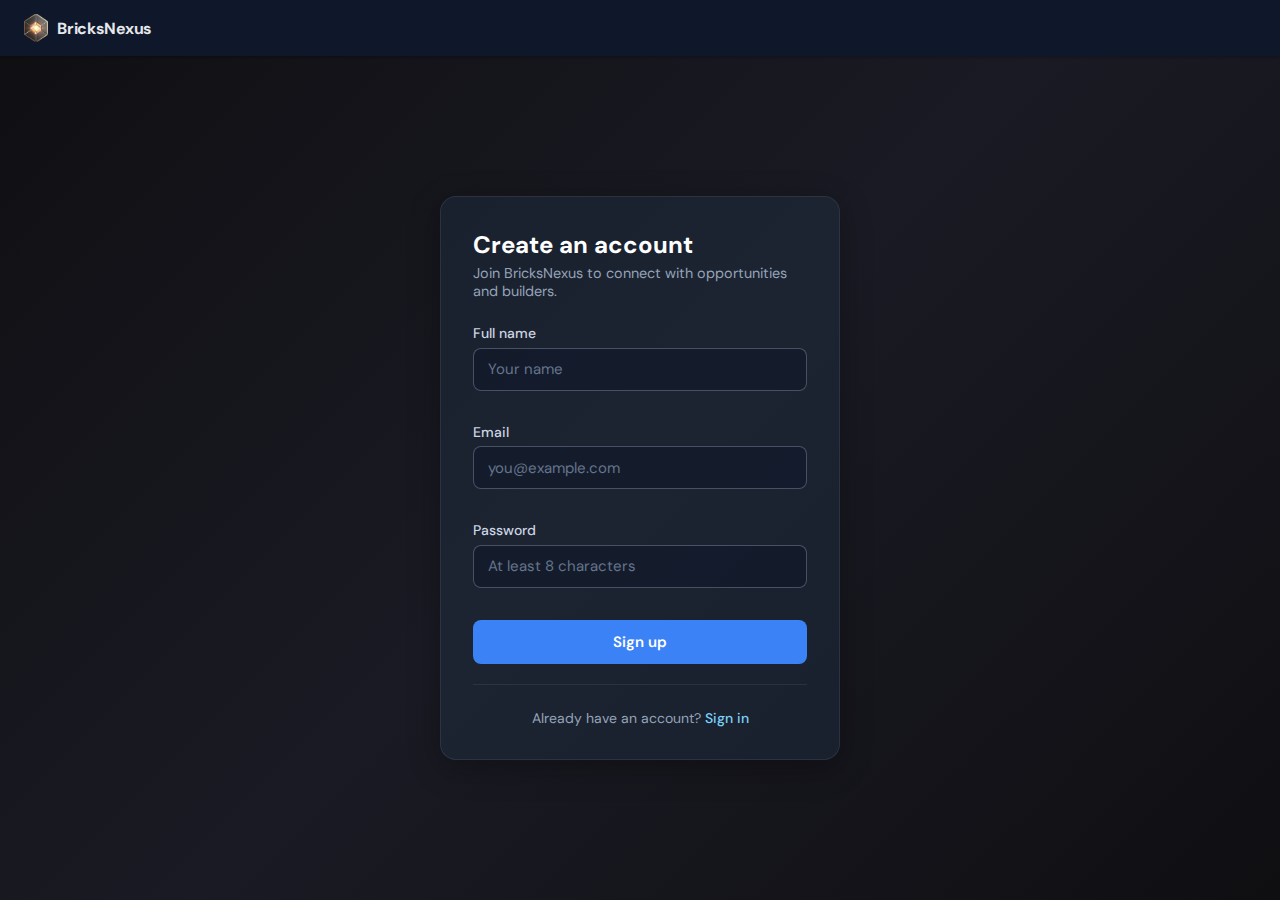
<file: signup.html>
<!DOCTYPE html>
<html lang="en">
<head>
    <meta charset="UTF-8">
    <meta name="viewport" content="width=device-width, initial-scale=1.0">
    <title>Sign up · BricksNexus</title>
    <link rel="preconnect" href="https://fonts.googleapis.com">
    <link rel="preconnect" href="https://fonts.gstatic.com" crossorigin>
    <link href="https://fonts.googleapis.com/css2?family=DM+Sans:wght@400;500;600;700&display=swap" rel="stylesheet">
    <link rel="stylesheet" href="auth.css">
</head>
<body class="auth-page">
    <header class="auth-top-bar">
        <a href="index.html">
            <img src="images/BricksNexus_simple_logo.png" alt="BricksNexus">
            <span>BricksNexus</span>
        </a>
    </header>

    <main class="auth-main">
        <div class="auth-card">
            <h1>Create an account</h1>
            <p class="subtitle">Join BricksNexus to connect with opportunities and builders.</p>

            <form class="auth-form" id="signup-form">
                <div class="field">
                    <label for="name">Full name</label>
                    <input type="text" id="name" name="name" placeholder="Your name" required>
                </div>
                <div class="field">
                    <label for="email">Email</label>
                    <input type="email" id="email" name="email" placeholder="you@example.com" required>
                </div>
                <div class="field">
                    <label for="password">Password</label>
                    <input type="password" id="password" name="password" placeholder="At least 8 characters" required minlength="8">
                </div>
                <button type="submit" class="auth-btn">Sign up</button>
            </form>

            <div class="auth-divider"></div>
            <p class="auth-switch">
                Already have an account? <a href="login.html">Sign in</a>
            </p>
        </div>
    </main>
    <script>
        (function() {
            var params = new URLSearchParams(window.location.search);
            var returnUrl = params.get('return') || 'index.html';
            if (returnUrl.indexOf('://') !== -1) returnUrl = 'index.html';

            document.getElementById('signup-form').addEventListener('submit', function(e) {
                e.preventDefault();
                var fullName = (document.getElementById('name').value || '').trim();
                var name = fullName.split(/\s+/).filter(Boolean);
                var initials = name.length >= 2
                    ? (name[0][0] + name[name.length - 1][0])
                    : (name[0] ? name[0].slice(0, 2) : '');
                initials = (initials || 'U').toUpperCase();
                var email = (document.getElementById('email').value || '').trim();
                sessionStorage.setItem('bricksnexus_initials', initials);
                sessionStorage.setItem('bricksnexus_name', fullName);
                sessionStorage.setItem('bricksnexus_email', email);
                window.location.href = returnUrl;
            });
        })();
    </script>
</body>
</html>
</file>
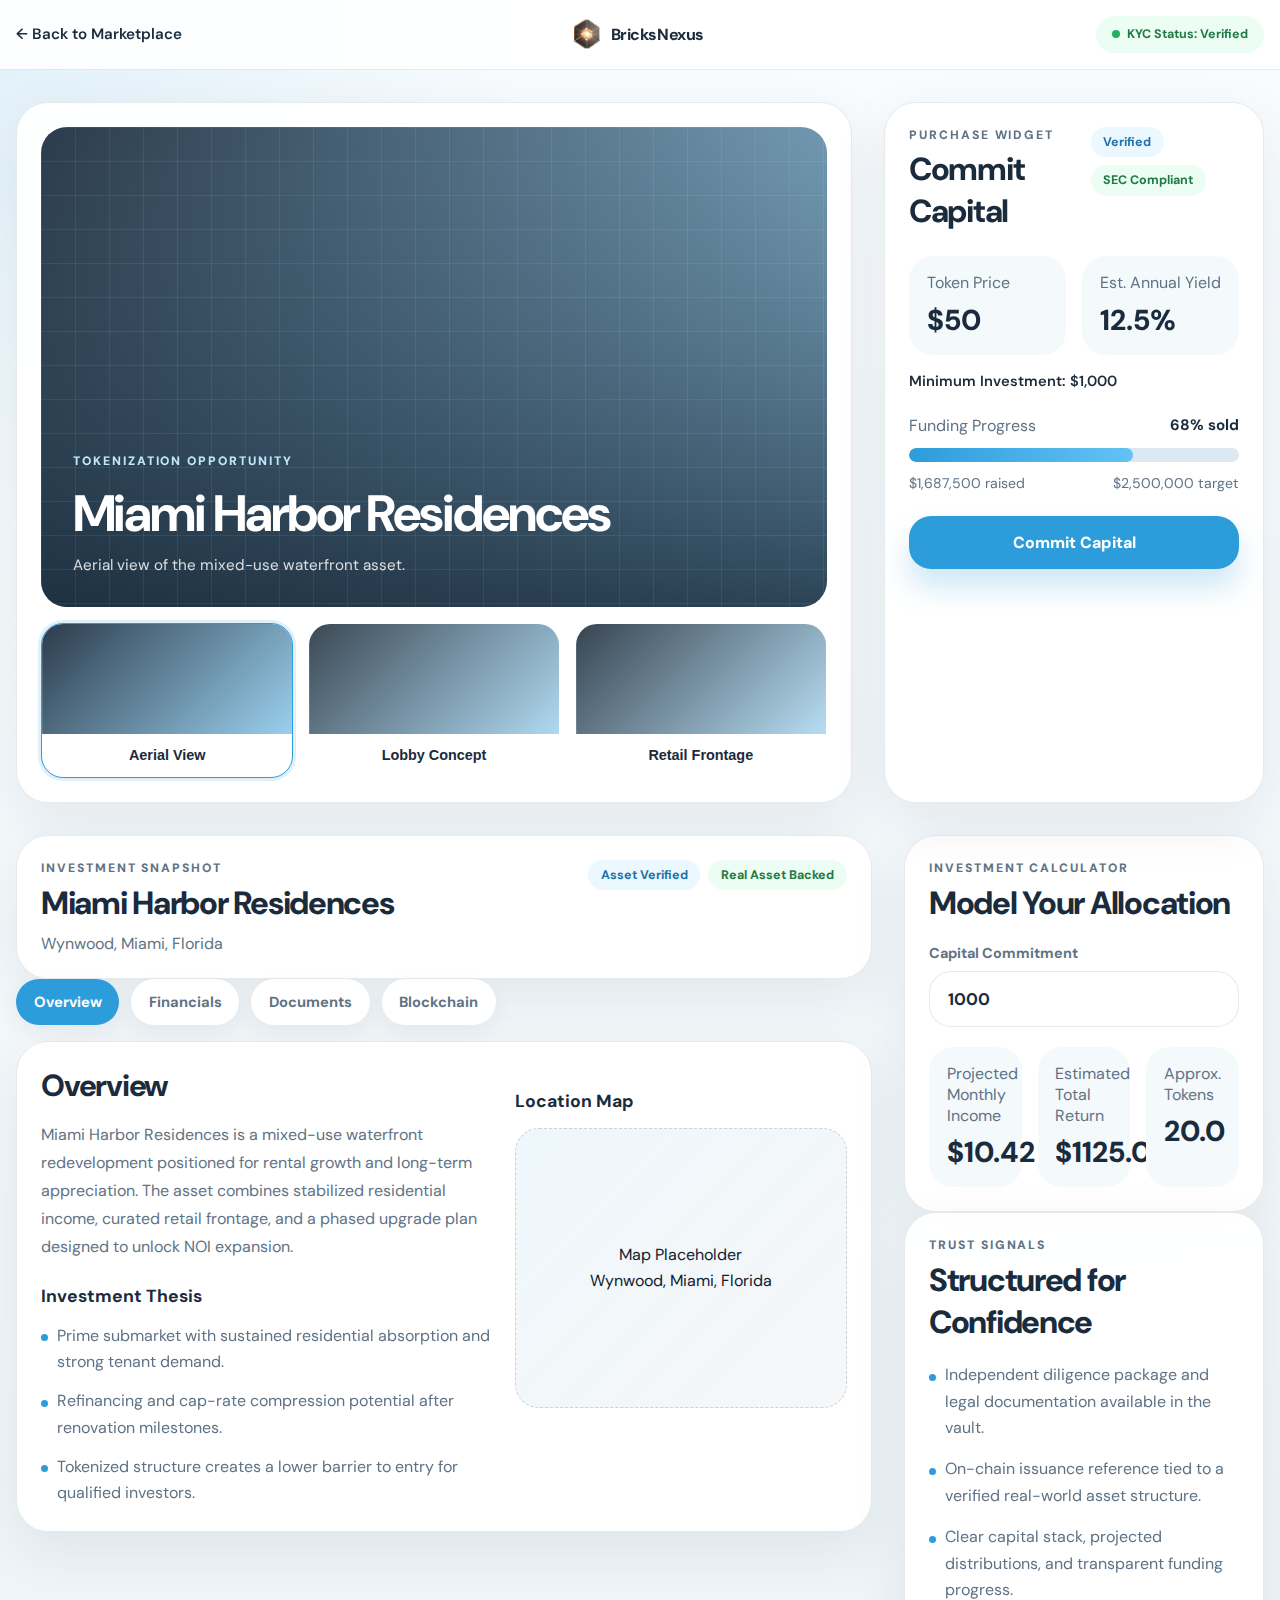
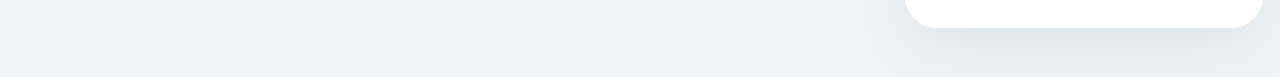
<file: tokenization.html>
<!DOCTYPE html>
<html lang="en">
<head>
    <meta charset="UTF-8">
    <meta name="viewport" content="width=device-width, initial-scale=1.0">
    <title>Tokenization Opportunity · BricksNexus</title>
    <link rel="preconnect" href="https://fonts.googleapis.com">
    <link rel="preconnect" href="https://fonts.gstatic.com" crossorigin>
    <link href="https://fonts.googleapis.com/css2?family=DM+Sans:wght@400;500;600;700;800&display=swap" rel="stylesheet">
    <link rel="stylesheet" href="tokenization.css">
</head>
<body>
    <header class="token-topbar">
        <div class="token-topbar-inner">
            <a href="index.html" class="token-back-link">← Back to Marketplace</a>
            <a href="landing.html" class="token-brand">
                <img src="images/BricksNexus_simple_logo.png" alt="BricksNexus logo">
                <span>BricksNexus</span>
            </a>
            <div class="token-status-badge">
                <span class="token-status-dot"></span>
                KYC Status: Verified
            </div>
        </div>
    </header>

    <main class="token-page">
        <section class="token-hero">
            <div class="token-gallery-shell token-card">
                <div class="token-gallery-main" id="token-gallery-main">
                    <div class="token-gallery-overlay"></div>
                    <div class="token-gallery-caption">
                        <p class="token-eyebrow">Tokenization Opportunity</p>
                        <h1 id="token-property-name">Miami Harbor Residences</h1>
                        <p id="token-gallery-caption-text">Aerial view</p>
                    </div>
                </div>
                <div class="token-gallery-thumbs" id="token-gallery-thumbs"></div>
            </div>

            <aside class="token-purchase-widget token-card">
                <div class="token-purchase-head">
                    <div>
                        <p class="token-eyebrow">Purchase Widget</p>
                        <h2>Commit Capital</h2>
                    </div>
                    <div class="token-trust-pills">
                        <span class="token-pill verified">Verified</span>
                        <span class="token-pill compliant">SEC Compliant</span>
                    </div>
                </div>

                <div class="token-metrics-grid">
                    <div class="token-metric-card">
                        <span>Token Price</span>
                        <strong id="token-price">$50</strong>
                    </div>
                    <div class="token-metric-card">
                        <span>Est. Annual Yield</span>
                        <strong id="token-yield">12.5%</strong>
                    </div>
                </div>

                <div class="token-minimum-label" id="token-minimum-investment">Minimum Investment: $1,000</div>

                <div class="token-progress-wrap">
                    <div class="token-progress-meta">
                        <span>Funding Progress</span>
                        <strong id="token-progress-percent">68%</strong>
                    </div>
                    <div class="token-progress-bar">
                        <div class="token-progress-fill" id="token-progress-fill"></div>
                    </div>
                    <div class="token-progress-amounts">
                        <span id="token-raised-amount">$1,687,500 raised</span>
                        <span id="token-target-amount">$2,500,000 target</span>
                    </div>
                </div>

                <button type="button" class="token-primary-btn">Commit Capital</button>
            </aside>
        </section>

        <section class="token-content-grid">
            <div class="token-main-column">
                <section class="token-summary token-card">
                    <div class="token-summary-head">
                        <div>
                            <p class="token-eyebrow">Investment Snapshot</p>
                            <h2 id="token-summary-title">Miami Harbor Residences</h2>
                            <p class="token-summary-location" id="token-location">Wynwood, Miami, Florida</p>
                        </div>
                        <div class="token-trust-pills">
                            <span class="token-pill verified">Asset Verified</span>
                            <span class="token-pill compliant">Real Asset Backed</span>
                        </div>
                    </div>
                </section>

                <section class="token-tabs-section">
                    <div class="token-tabs" id="token-tabs">
                        <button type="button" class="token-tab active" data-tab="overview">Overview</button>
                        <button type="button" class="token-tab" data-tab="financials">Financials</button>
                        <button type="button" class="token-tab" data-tab="documents">Documents</button>
                        <button type="button" class="token-tab" data-tab="blockchain">Blockchain</button>
                    </div>

                    <div class="token-tab-panels">
                        <section class="token-tab-panel active token-card" id="token-panel-overview">
                            <div class="token-panel-grid">
                                <div>
                                    <h3>Overview</h3>
                                    <p id="token-description"></p>
                                    <div class="token-thesis-block">
                                        <h4>Investment Thesis</h4>
                                        <ul id="token-thesis-list"></ul>
                                    </div>
                                </div>
                                <div class="token-map-card">
                                    <h4>Location Map</h4>
                                    <div class="token-map-placeholder" id="token-map-placeholder">Map Placeholder</div>
                                </div>
                            </div>
                        </section>

                        <section class="token-tab-panel token-card" id="token-panel-financials" hidden>
                            <div class="token-panel-grid token-panel-grid-financials">
                                <div>
                                    <h3>Capital Stack</h3>
                                    <div class="token-capital-bar" id="token-capital-bar"></div>
                                    <div class="token-capital-legend" id="token-capital-legend"></div>
                                </div>
                                <div>
                                    <h3>Projected Cash Flow</h3>
                                    <div class="token-table-wrap">
                                        <table class="token-table">
                                            <thead>
                                                <tr>
                                                    <th>Year</th>
                                                    <th>Revenue</th>
                                                    <th>Distributions</th>
                                                    <th>Total Return</th>
                                                </tr>
                                            </thead>
                                            <tbody id="token-cashflow-body"></tbody>
                                        </table>
                                    </div>
                                </div>
                            </div>
                        </section>

                        <section class="token-tab-panel token-card" id="token-panel-documents" hidden>
                            <h3>Document Vault</h3>
                            <div class="token-doc-list" id="token-doc-list"></div>
                        </section>

                        <section class="token-tab-panel token-card" id="token-panel-blockchain" hidden>
                            <h3>Blockchain Registry</h3>
                            <div class="token-chain-grid">
                                <div class="token-chain-card">
                                    <span>Smart Contract Address</span>
                                    <strong id="token-contract-address"></strong>
                                </div>
                                <div class="token-chain-card">
                                    <span>Network</span>
                                    <strong id="token-network"></strong>
                                </div>
                                <a class="token-chain-card token-chain-link" id="token-explorer-link" href="#" target="_blank" rel="noreferrer">
                                    <span>Explorer</span>
                                    <strong>View on Explorer</strong>
                                </a>
                            </div>
                        </section>
                    </div>
                </section>
            </div>

            <aside class="token-side-column">
                <section class="token-card token-calculator-card">
                    <div class="token-purchase-head">
                        <div>
                            <p class="token-eyebrow">Investment Calculator</p>
                            <h2>Model Your Allocation</h2>
                        </div>
                    </div>

                    <label class="token-input-label" for="investment-amount">Capital Commitment</label>
                    <input id="investment-amount" class="token-input" type="number" min="0" step="100" value="1000">

                    <div class="token-calculator-results">
                        <div class="token-calc-result">
                            <span>Projected Monthly Income</span>
                            <strong id="calc-monthly-income">$10.42</strong>
                        </div>
                        <div class="token-calc-result">
                            <span>Estimated Total Return</span>
                            <strong id="calc-total-return">$1,125.00</strong>
                        </div>
                        <div class="token-calc-result">
                            <span>Approx. Tokens</span>
                            <strong id="calc-token-count">20.0</strong>
                        </div>
                    </div>
                </section>

                <section class="token-card token-trust-card">
                    <p class="token-eyebrow">Trust Signals</p>
                    <h2>Structured for Confidence</h2>
                    <ul class="token-trust-list">
                        <li>Independent diligence package and legal documentation available in the vault.</li>
                        <li>On-chain issuance reference tied to a verified real-world asset structure.</li>
                        <li>Clear capital stack, projected distributions, and transparent funding progress.</li>
                    </ul>
                </section>
            </aside>
        </section>
    </main>

    <script src="tokenization.js"></script>
</body>
</html>
</file>
<file: marketplace.css>
/* BricksNexus Marketplace - Layout & Components */

* {
    margin: 0;
    padding: 0;
    box-sizing: border-box;
}

:root {
    --sidebar-bg: #1e293b;
    --sidebar-hover: #334155;
    --sidebar-active: #3b82f6;
    --main-bg: #f1f5f9;
    --card-bg: #ffffff;
    --text-primary: #0f172a;
    --text-secondary: #64748b;
    --accent: #3b82f6;
    --accent-light: #7dd3fc;
    --success: #22c55e;
    --border: #e2e8f0;
    --sidebar-width: 240px;
    --right-width: 300px;
}

body {
    font-family: 'DM Sans', -apple-system, BlinkMacSystemFont, sans-serif;
    background: var(--main-bg);
    color: var(--text-primary);
    min-height: 100vh;
    display: flex;
    flex-direction: column;
    overflow-x: hidden;
}

.app-shell {
    flex: 1;
    display: flex;
    min-height: 0;
}

/* ========== Top Bar ========== */
.top-bar {
    height: 56px;
    background: #0f172a;
    color: #e5e7eb;
    display: flex;
    align-items: center;
    justify-content: space-between;
    padding: 0 1.5rem;
    box-shadow: 0 1px 3px rgba(15, 23, 42, 0.4);
}

.top-bar-left {
    display: flex;
    align-items: center;
    gap: 0.6rem;
}

.top-bar-left img {
    height: 28px;
    width: auto;
    display: block;
}

.top-bar-left span {
    font-weight: 700;
    letter-spacing: -0.02em;
}

.top-bar-right {
    display: flex;
    align-items: center;
    gap: 0.75rem;
}

.top-bar-add {
    position: relative;
}

.add-menu {
    position: absolute;
    top: 40px;
    right: 0;
    background: #020617;
    border-radius: 0.75rem;
    border: 1px solid rgba(148, 163, 184, 0.4);
    min-width: 210px;
    padding: 0.25rem 0;
    box-shadow: 0 12px 30px rgba(15, 23, 42, 0.6);
    display: none;
    z-index: 20;
}

.add-menu.open {
    display: block;
}

.add-menu a {
    display: block;
    padding: 0.55rem 0.9rem;
    font-size: 0.875rem;
    color: #e5e7eb;
    text-decoration: none;
    white-space: nowrap;
}

.add-menu a:hover {
    background: #111827;
}

.icon-button {
    width: 32px;
    height: 32px;
    border-radius: 999px;
    border: 1px solid rgba(148, 163, 184, 0.5);
    background: transparent;
    color: #e5e7eb;
    display: flex;
    align-items: center;
    justify-content: center;
    cursor: pointer;
    padding: 0;
    text-decoration: none;
}

.icon-button:hover {
    background: rgba(15, 23, 42, 0.8);
}

.user-avatar {
    width: 32px;
    height: 32px;
    border-radius: 999px;
    background: #3b82f6;
    color: #fff;
    font-size: 0.75rem;
    font-weight: 600;
    letter-spacing: 0.02em;
    display: flex;
    align-items: center;
    justify-content: center;
    flex-shrink: 0;
}

a.user-avatar {
    text-decoration: none;
    color: inherit;
}

/* ========== Left Sidebar - Filters ========== */
.sidebar-left {
    width: var(--sidebar-width);
    min-width: var(--sidebar-width);
    background: var(--sidebar-bg);
    padding: 1.5rem 0;
    display: flex;
    flex-direction: column;
    align-items: stretch;
    gap: 0.5rem;
}

.sidebar-left .logo {
    padding: 0 1.25rem 1.25rem;
    margin-bottom: 0.5rem;
    border-bottom: 1px solid rgba(255, 255, 255, 0.1);
}

.sidebar-left .logo a {
    display: flex;
    align-items: center;
    gap: 0.6rem;
    font-weight: 700;
    font-size: 1.25rem;
    color: #fff;
    text-decoration: none;
    letter-spacing: -0.02em;
}

.sidebar-left .logo img {
    height: 32px;
    width: auto;
    display: block;
}

.filter-btn {
    display: flex;
    align-items: center;
    gap: 0.75rem;
    padding: 0.875rem 1.25rem;
    margin: 0 0.75rem;
    border: none;
    border-radius: 8px;
    background: transparent;
    color: rgba(255, 255, 255, 0.85);
    font-family: inherit;
    font-size: 0.9375rem;
    font-weight: 500;
    cursor: pointer;
    text-align: left;
    transition: background 0.2s, color 0.2s;
}

.filter-btn:hover {
    background: var(--sidebar-hover);
    color: #fff;
}

.filter-btn.active {
    background: var(--sidebar-active);
    color: #fff;
}

.filter-btn .icon {
    width: 22px;
    height: 22px;
    display: flex;
    align-items: center;
    justify-content: center;
    flex-shrink: 0;
}

.filter-btn .icon svg {
    width: 100%;
    height: 100%;
    opacity: 0.9;
}

.filter-btn.active .icon svg {
    opacity: 1;
}

.clear-filters-btn {
    margin: 0.5rem 0.75rem 0;
    padding: 0.5rem 1.1rem;
    border-radius: 999px;
    border: 1px solid rgba(148, 163, 184, 0.6);
    background: transparent;
    color: rgba(226, 232, 240, 0.9);
    font-family: inherit;
    font-size: 0.8125rem;
    font-weight: 500;
    cursor: pointer;
    transition: background 0.2s, color 0.2s, border-color 0.2s;
}

.clear-filters-btn:hover {
    background: rgba(15, 23, 42, 0.7);
    border-color: rgba(226, 232, 240, 0.9);
}

/* ========== Central Area - Feed ========== */
.main-content {
    flex: 1;
    min-width: 0;
    display: flex;
    flex-direction: column;
    padding: 1.5rem;
    gap: 1.25rem;
}

.view-controls {
    display: flex;
    align-items: center;
    gap: 1rem;
    flex-wrap: wrap;
}

.view-toggle {
    display: flex;
    align-items: center;
    gap: 0.5rem;
    background: var(--card-bg);
    padding: 0.375rem;
    border-radius: 8px;
    border: 1px solid var(--border);
    box-shadow: 0 1px 2px rgba(0, 0, 0, 0.05);
}

.view-toggle button {
    padding: 0.5rem 1rem;
    border: none;
    border-radius: 6px;
    background: transparent;
    color: var(--text-secondary);
    font-size: 0.875rem;
    font-weight: 500;
    cursor: pointer;
    transition: background 0.2s, color 0.2s;
}

.view-toggle button.active {
    background: var(--accent);
    color: #fff;
}

.view-toggle button:not(.active):hover {
    background: var(--main-bg);
    color: var(--text-primary);
}

.utility-btns {
    display: flex;
    gap: 0.5rem;
}

.utility-btns button {
    padding: 0.5rem 1rem;
    border: 1px solid var(--border);
    border-radius: 8px;
    background: var(--card-bg);
    color: var(--text-primary);
    font-size: 0.875rem;
    font-weight: 500;
    cursor: pointer;
    transition: background 0.2s, border-color 0.2s;
}

.utility-btns button:hover {
    background: var(--main-bg);
    border-color: #cbd5e1;
}

.active-filters {
    display: flex;
    flex-wrap: wrap;
    gap: 0.5rem;
    align-items: center;
    font-size: 0.8125rem;
    color: var(--text-secondary);
}

.active-filters .pill {
    display: inline-flex;
    align-items: center;
    gap: 0.25rem;
    padding: 0.25rem 0.5rem;
    background: var(--card-bg);
    border: 1px solid var(--border);
    border-radius: 6px;
}

/* Feed */
.feed {
    display: flex;
    flex-direction: column;
    gap: 1rem;
}

.feed-card {
    background: var(--card-bg);
    border-radius: 12px;
    border: 1px solid var(--border);
    overflow: hidden;
    box-shadow: 0 1px 3px rgba(0, 0, 0, 0.06);
    transition: box-shadow 0.2s;
}

.feed-card:hover {
    box-shadow: 0 4px 12px rgba(0, 0, 0, 0.08);
}

.card-type {
    font-size: 0.6875rem;
    font-weight: 600;
    letter-spacing: 0.08em;
    text-transform: uppercase;
    color: var(--accent);
    padding: 0.5rem 1rem;
    background: rgba(59, 130, 246, 0.08);
    border-bottom: 1px solid var(--border);
}

.card-image {
    width: 100%;
    height: 180px;
    object-fit: cover;
    background: var(--main-bg);
}

.card-body {
    padding: 1rem 1.25rem;
}

.card-title {
    font-size: 1.125rem;
    font-weight: 600;
    color: var(--text-primary);
    margin-bottom: 0.5rem;
    line-height: 1.3;
}

.card-meta {
    display: flex;
    flex-wrap: wrap;
    align-items: center;
    gap: 0.5rem 1rem;
    margin-bottom: 0.75rem;
    font-size: 0.8125rem;
    color: var(--text-secondary);
}

.badge {
    display: inline-flex;
    align-items: center;
    padding: 0.2rem 0.5rem;
    border-radius: 4px;
    font-size: 0.6875rem;
    font-weight: 600;
    letter-spacing: 0.03em;
}

.badge-verified {
    background: rgba(34, 197, 94, 0.15);
    color: var(--success);
}

.badge-sponsored {
    background: rgba(59, 130, 246, 0.15);
    color: var(--accent);
}

.rating {
    display: inline-flex;
    align-items: center;
    gap: 0.25rem;
    color: #eab308;
}

.card-details {
    font-size: 0.8125rem;
    color: var(--text-secondary);
    margin-bottom: 1rem;
}

.card-actions {
    display: flex;
    flex-wrap: wrap;
    gap: 0.5rem;
}

.card-actions button {
    padding: 0.5rem 1rem;
    border-radius: 8px;
    border: 1px solid var(--border);
    background: var(--card-bg);
    color: var(--text-primary);
    font-size: 0.8125rem;
    font-weight: 500;
    cursor: pointer;
    transition: background 0.2s, border-color 0.2s;
}

.card-actions button:hover {
    background: var(--main-bg);
    border-color: #cbd5e1;
}

.card-actions button.primary {
    background: var(--accent);
    border-color: var(--accent);
    color: #fff;
}

.card-actions button.primary:hover {
    background: #2563eb;
    border-color: #2563eb;
}

/* Open to Work / Service card (no image variant) */
.feed-card.compact .card-body {
    padding: 1.25rem;
}

.feed-card.compact .card-type {
    border-bottom: none;
}

.card-header-row {
    display: flex;
    align-items: center;
    gap: 0.75rem;
    margin-bottom: 0.5rem;
}

.card-avatar {
    width: 80px;
    height: 80px;
    border-radius: 999px;
    overflow: hidden;
    flex-shrink: 0;
    background: linear-gradient(135deg, #e5e7eb, #cbd5e1);
    display: flex;
    align-items: center;
    justify-content: center;
    font-size: 0.8rem;
    color: var(--text-secondary);
}

.card-avatar img {
    width: 100%;
    height: 100%;
    object-fit: cover;
}


/* Map view */
.map-view {
    display: none;
    margin-top: 0.5rem;
}

.map-card {
    background: var(--card-bg);
    border-radius: 12px;
    border: 1px solid var(--border);
    overflow: hidden;
    box-shadow: 0 1px 3px rgba(0, 0, 0, 0.06);
}

.map-card-header {
    display: flex;
    justify-content: space-between;
    align-items: center;
    padding: 0.85rem 1.1rem;
    border-bottom: 1px solid var(--border);
    font-size: 0.85rem;
    color: var(--text-secondary);
}

.map-card-header strong {
    color: var(--text-primary);
}

.map-legend {
    display: flex;
    gap: 0.75rem;
    font-size: 0.75rem;
}

.map-legend span {
    display: inline-flex;
    align-items: center;
    gap: 0.3rem;
}

.map-dot {
    width: 10px;
    height: 10px;
    border-radius: 999px;
    background: var(--accent);
}

.map-dot.alt {
    background: #f97316;
}

.map-canvas {
    height: 360px;
    background: linear-gradient(135deg, #dbeafe, #e5e7eb);
    position: relative;
}

.map-canvas iframe {
    border: 0;
    width: 100%;
    height: 100%;
}

.map-pin {
    position: absolute;
    width: 22px;
    height: 22px;
    border-radius: 999px;
    background: var(--accent);
    color: #fff;
    font-size: 0.75rem;
    display: flex;
    align-items: center;
    justify-content: center;
    box-shadow: 0 6px 12px rgba(37, 99, 235, 0.5);
}

.map-pin.secondary {
    background: #f97316;
    box-shadow: 0 6px 12px rgba(248, 113, 113, 0.4);
}

.map-pin.label {
    padding: 0 0.6rem;
    border-radius: 999px;
    height: 26px;
    font-size: 0.75rem;
}

.map-pin-1 {
    top: 26%;
    left: 32%;
}

.map-pin-2 {
    top: 48%;
    left: 60%;
}

.map-pin-3 {
    bottom: 18%;
    left: 42%;
}

.map-pin-label {
    bottom: 20%;
    right: 10%;
}

.map-toolbar {
    position: absolute;
    top: 12px;
    right: 12px;
    display: flex;
    flex-direction: column;
    gap: 0.25rem;
}

.map-toolbar button {
    width: 26px;
    height: 26px;
    border-radius: 6px;
    border: 1px solid var(--border);
    background: #ffffff;
    font-size: 0.9rem;
    cursor: pointer;
}

.map-toolbar button:hover {
    background: var(--main-bg);
}

/* Toggle states */
.main-content.map-mode .feed {
    display: none;
}

.main-content.map-mode .map-view {
    display: block;
}

/* ========== Right Sidebar - Industry Intelligence ========== */
.sidebar-right {
    width: var(--right-width);
    min-width: var(--right-width);
    background: var(--sidebar-bg);
    padding: 1.5rem;
    overflow-y: auto;
}

.sidebar-right h2 {
    font-size: 0.6875rem;
    font-weight: 700;
    letter-spacing: 0.12em;
    text-transform: uppercase;
    color: rgba(255, 255, 255, 0.5);
    margin-bottom: 1rem;
    padding-bottom: 0.5rem;
}

.intel-block {
    margin-bottom: 1.5rem;
}

.intel-block:last-child {
    margin-bottom: 0;
}

.intel-block h3 {
    font-size: 0.8125rem;
    font-weight: 600;
    color: #fff;
    margin-bottom: 0.75rem;
}

.intel-list {
    list-style: none;
}

.intel-list li {
    display: flex;
    align-items: center;
    justify-content: space-between;
    padding: 0.5rem 0;
    font-size: 0.8125rem;
    color: rgba(255, 255, 255, 0.85);
    border-bottom: 1px solid rgba(255, 255, 255, 0.08);
}

.intel-list li:last-child {
    border-bottom: none;
}

.trend-up {
    color: #22c55e;
    font-weight: 500;
}

.trend-down {
    color: #ef4444;
    font-weight: 500;
}

.news-item {
    padding: 0.75rem 0;
    border-bottom: 1px solid rgba(255, 255, 255, 0.08);
}

.news-item:last-child {
    border-bottom: none;
}

.news-item a {
    font-size: 0.875rem;
    color: rgba(255, 255, 255, 0.9);
    text-decoration: none;
    line-height: 1.4;
    display: block;
}

.news-item a:hover {
    color: var(--accent-light);
}

.news-item .date {
    font-size: 0.75rem;
    color: rgba(255, 255, 255, 0.5);
    margin-top: 0.25rem;
}

.events-list .news-item {
    padding: 0.6rem 0;
}

/* Placeholder when no image */
.card-image-placeholder {
    width: 100%;
    height: 180px;
    background: linear-gradient(135deg, #e2e8f0 0%, #cbd5e1 100%);
    display: flex;
    align-items: center;
    justify-content: center;
    color: var(--text-secondary);
    font-size: 0.875rem;
}

/* Responsive */
@media (max-width: 1024px) {
    .sidebar-right {
        display: none;
    }
}

@media (max-width: 768px) {
    body {
        flex-direction: column;
    }

    .sidebar-left {
        width: 100%;
        min-width: 100%;
        flex-direction: row;
        flex-wrap: wrap;
        justify-content: center;
        padding: 1rem;
        gap: 0.5rem;
    }

    .sidebar-left .logo {
        width: 100%;
        text-align: center;
        margin-bottom: 0;
        padding-bottom: 0.75rem;
    }

    .filter-btn {
        margin: 0;
        flex: 1;
        min-width: 120px;
        justify-content: center;
    }

    .main-content {
        padding: 1rem;
    }
}
</file>
<file: about.css>
* {
    margin: 0;
    padding: 0;
    box-sizing: border-box;
}

:root {
    --about-bg: #07101d;
    --about-surface: rgba(15, 23, 42, 0.86);
    --about-surface-soft: rgba(15, 23, 42, 0.68);
    --about-border: rgba(148, 163, 184, 0.16);
    --about-text: #e5eefc;
    --about-muted: #94a3b8;
    --about-accent: #3b82f6;
    --about-accent-soft: rgba(59, 130, 246, 0.14);
    --about-highlight: #7dd3fc;
}

html {
    scroll-behavior: smooth;
}

body {
    min-height: 100vh;
    font-family: 'DM Sans', -apple-system, BlinkMacSystemFont, sans-serif;
    color: var(--about-text);
    background:
        radial-gradient(circle at top left, rgba(59, 130, 246, 0.18), transparent 26%),
        radial-gradient(circle at bottom right, rgba(125, 211, 252, 0.1), transparent 24%),
        linear-gradient(180deg, #040a13 0%, var(--about-bg) 100%);
}

.about-header {
    position: sticky;
    top: 0;
    z-index: 20;
    display: flex;
    align-items: center;
    justify-content: space-between;
    gap: 1rem;
    padding: 1rem 1.5rem;
    background: rgba(4, 10, 19, 0.8);
    backdrop-filter: blur(14px);
    border-bottom: 1px solid rgba(148, 163, 184, 0.08);
}

.about-brand {
    display: inline-flex;
    align-items: center;
    gap: 0.7rem;
    color: var(--about-text);
    text-decoration: none;
    font-weight: 700;
    letter-spacing: -0.02em;
}

.about-brand img {
    height: 30px;
    width: auto;
    display: block;
}

.about-nav {
    display: flex;
    align-items: center;
    gap: 1.25rem;
}

.about-nav a,
.about-link-btn {
    color: var(--about-muted);
    text-decoration: none;
    transition: color 0.2s ease;
}

.about-nav a:hover,
.about-link-btn:hover {
    color: #fff;
}

.about-header-actions {
    display: flex;
    align-items: center;
    gap: 0.75rem;
}

.about-link-btn,
.about-primary-btn {
    min-height: 46px;
    padding: 0.75rem 1.15rem;
    border-radius: 999px;
    display: inline-flex;
    align-items: center;
    justify-content: center;
    text-decoration: none;
    font-size: 0.95rem;
    font-weight: 600;
    transition: transform 0.18s ease, background 0.2s ease, border-color 0.2s ease, box-shadow 0.2s ease;
}

.about-link-btn {
    border: 1px solid rgba(148, 163, 184, 0.24);
}

.about-primary-btn {
    color: #fff;
    background: var(--about-accent);
    border: 1px solid var(--about-accent);
    box-shadow: 0 16px 30px rgba(37, 99, 235, 0.22);
}

.about-link-btn:hover,
.about-primary-btn:hover {
    transform: translateY(-2px);
}

.about-main {
    width: min(1180px, calc(100% - 2rem));
    margin: 0 auto;
    padding: 2rem 0 4rem;
}

.about-reveal {
    opacity: 0;
    transform: translateY(24px);
    animation: about-fade-up 0.7s ease forwards;
}

.about-reveal:nth-child(2) {
    animation-delay: 0.08s;
}

.about-reveal:nth-child(3) {
    animation-delay: 0.16s;
}

.about-reveal:nth-child(4) {
    animation-delay: 0.24s;
}

.about-hero,
.about-pillar-card,
.about-future-panel,
.about-cta {
    border: 1px solid var(--about-border);
    box-shadow: 0 20px 42px rgba(0, 0, 0, 0.16);
}

.about-hero {
    padding: clamp(2rem, 4vw, 4rem);
    border-radius: 30px;
    background: linear-gradient(180deg, rgba(15, 23, 42, 0.96), rgba(7, 16, 29, 0.98));
}

.about-eyebrow {
    font-size: 0.78rem;
    font-weight: 700;
    letter-spacing: 0.14em;
    text-transform: uppercase;
    color: var(--about-highlight);
    margin-bottom: 1rem;
}

.about-hero h1,
.about-section-heading h2,
.about-cta h2 {
    letter-spacing: -0.04em;
    line-height: 1.04;
}

.about-hero h1 {
    font-size: clamp(2.5rem, 6vw, 4.8rem);
    max-width: 720px;
}

.about-lead {
    margin-top: 1rem;
    max-width: 860px;
    font-size: clamp(1.02rem, 2vw, 1.22rem);
    line-height: 1.75;
    color: var(--about-muted);
}

.about-section {
    padding-top: 4.5rem;
}

.about-section-heading {
    max-width: 760px;
    margin-bottom: 1.5rem;
}

.about-section-heading h2 {
    font-size: clamp(1.8rem, 4vw, 2.8rem);
}

.about-pillars-grid {
    display: grid;
    grid-template-columns: repeat(3, minmax(0, 1fr));
    gap: 1rem;
}

.about-pillar-card,
.about-future-panel,
.about-cta {
    background: linear-gradient(180deg, rgba(15, 23, 42, 0.94), rgba(8, 16, 29, 0.96));
    border-radius: 24px;
    padding: 1.5rem;
}

.about-pillar-icon {
    width: 52px;
    height: 52px;
    border-radius: 16px;
    background: var(--about-accent-soft);
    color: var(--about-highlight);
    display: inline-flex;
    align-items: center;
    justify-content: center;
    margin-bottom: 1rem;
}

.about-pillar-icon svg {
    width: 24px;
    height: 24px;
}

.about-pillar-card h3,
.about-future-panel h3 {
    font-size: 1.2rem;
    margin-bottom: 0.7rem;
}

.about-pillar-card p,
.about-future-copy p,
.about-cta p,
.about-future-panel li {
    color: var(--about-muted);
    line-height: 1.65;
}

.about-future {
    padding-bottom: 0.5rem;
}

.about-future-grid {
    display: grid;
    grid-template-columns: minmax(0, 1.5fr) minmax(300px, 0.9fr);
    gap: 1rem;
    align-items: start;
}

.about-future-copy {
    padding: 1.25rem 0.25rem;
}

.about-future-copy p + p {
    margin-top: 1rem;
}

.about-future-panel ul {
    list-style: none;
    display: flex;
    flex-direction: column;
    gap: 0.8rem;
    margin-top: 1rem;
}

.about-future-panel li {
    position: relative;
    padding-left: 1.1rem;
}

.about-future-panel li::before {
    content: "";
    position: absolute;
    left: 0;
    top: 0.72rem;
    width: 7px;
    height: 7px;
    border-radius: 50%;
    background: var(--about-highlight);
}

.about-cta {
    margin-top: 4.5rem;
    text-align: center;
    padding: 2rem;
}

.about-cta h2 {
    font-size: clamp(1.8rem, 4vw, 3rem);
    max-width: 760px;
    margin: 0 auto 0.9rem;
}

.about-cta p {
    max-width: 700px;
    margin: 0 auto 1.4rem;
}

@keyframes about-fade-up {
    to {
        opacity: 1;
        transform: translateY(0);
    }
}

@media (max-width: 900px) {
    .about-nav {
        display: none;
    }

    .about-pillars-grid,
    .about-future-grid {
        grid-template-columns: 1fr;
    }
}

@media (max-width: 640px) {
    .about-header {
        padding: 0.9rem 1rem;
        flex-wrap: wrap;
    }

    .about-header-actions {
        width: 100%;
    }

    .about-link-btn,
    .about-primary-btn {
        flex: 1;
    }

    .about-main {
        width: min(100% - 1.25rem, 1180px);
    }

    .about-hero,
    .about-pillar-card,
    .about-future-panel,
    .about-cta {
        border-radius: 20px;
    }
}
</file>
<file: profile.css>
/* Profile page */

.top-bar-logo {
    display: flex;
    align-items: center;
    gap: 0.6rem;
    color: inherit;
    text-decoration: none;
}

.profile-main {
    flex: 1;
    max-width: 720px;
    margin: 0 auto;
    padding: 2rem 1.5rem;
    width: 100%;
}

.profile-header {
    display: flex;
    align-items: center;
    gap: 1.5rem;
    margin-bottom: 2.5rem;
    padding-bottom: 2rem;
    border-bottom: 1px solid var(--border, #e2e8f0);
}

.profile-photo-wrap {
    position: relative;
    width: 120px;
    height: 120px;
    flex-shrink: 0;
}

.profile-photo,
.profile-photo-placeholder {
    width: 100%;
    height: 100%;
    border-radius: 50%;
    object-fit: cover;
}

.profile-photo-placeholder {
    background: linear-gradient(135deg, #3b82f6 0%, #1d4ed8 100%);
    color: #fff;
    font-size: 2.5rem;
    font-weight: 700;
    display: flex;
    align-items: center;
    justify-content: center;
    letter-spacing: 0.02em;
}

.profile-photo-wrap img.profile-photo[src=""],
.profile-photo-wrap img.profile-photo:not([src]) {
    display: none;
}

.profile-photo-wrap img.profile-photo[src]:not([src=""]) {
    display: block;
}

.profile-photo-wrap:has(.profile-photo[src]:not([src=""])) .profile-photo-placeholder {
    display: none;
}

.profile-info {
    min-width: 0;
}

.profile-name {
    font-size: 1.5rem;
    font-weight: 700;
    color: var(--text-primary, #0f172a);
    margin: 0 0 0.25rem 0;
}

.profile-email {
    font-size: 0.9375rem;
    color: var(--text-secondary, #64748b);
    margin: 0 0 0.25rem 0;
}

.profile-meta {
    font-size: 0.8125rem;
    color: var(--text-secondary, #64748b);
    margin: 0;
}

.profile-section {
    margin-bottom: 2rem;
}

.profile-section h2 {
    font-size: 1.25rem;
    font-weight: 600;
    color: var(--text-primary, #0f172a);
    margin: 0 0 0.5rem 0;
}

.section-desc {
    font-size: 0.9375rem;
    color: var(--text-secondary, #64748b);
    margin: 0 0 1.25rem 0;
}

.my-cards-list {
    display: flex;
    flex-direction: column;
    gap: 1rem;
}

.profile-card {
    background: var(--card-bg, #fff);
    border: 1px solid var(--border, #e2e8f0);
    border-radius: 0.75rem;
    padding: 1.25rem;
    box-shadow: 0 1px 3px rgba(0, 0, 0, 0.06);
}

.profile-card-type {
    font-size: 0.75rem;
    font-weight: 600;
    text-transform: uppercase;
    letter-spacing: 0.04em;
    color: var(--accent, #3b82f6);
    margin-bottom: 0.35rem;
}

.profile-card-title {
    font-size: 1rem;
    font-weight: 600;
    color: var(--text-primary, #0f172a);
    margin: 0 0 0.75rem 0;
}

.interested-heading {
    font-size: 0.8125rem;
    font-weight: 600;
    color: var(--text-secondary, #64748b);
    margin: 0 0 0.5rem 0;
}

.interested-list {
    list-style: none;
    margin: 0;
    padding: 0;
    font-size: 0.875rem;
    color: var(--text-primary, #0f172a);
}

.interested-list li {
    padding: 0.35rem 0;
    border-bottom: 1px solid rgba(0, 0, 0, 0.06);
    display: flex;
    align-items: center;
    gap: 0.5rem;
}

.interested-list li:last-child {
    border-bottom: none;
}

.interested-list .interest-initials {
    width: 28px;
    height: 28px;
    border-radius: 50%;
    background: #e0e7ff;
    color: #3730a3;
    font-size: 0.7rem;
    font-weight: 600;
    display: flex;
    align-items: center;
    justify-content: center;
    flex-shrink: 0;
}

.no-interests {
    font-size: 0.875rem;
    color: var(--text-secondary, #64748b);
    margin: 0;
    font-style: italic;
}

.no-cards-message {
    font-size: 0.9375rem;
    color: var(--text-secondary, #64748b);
    margin: 0;
}

.no-cards-message a {
    color: var(--accent, #3b82f6);
    text-decoration: none;
}

.no-cards-message a:hover {
    text-decoration: underline;
}
</file>
<file: dashboard.css>
body {
    background: var(--main-bg);
}

.dashboard-logo-link,
.dashboard-top-link {
    color: inherit;
    text-decoration: none;
}

.dashboard-logo-link {
    display: flex;
    align-items: center;
    gap: 0.6rem;
}

.dashboard-top-link {
    font-size: 0.875rem;
    color: #cbd5e1;
}

.dashboard-top-link:hover {
    color: #ffffff;
}

.dashboard-shell {
    flex: 1;
    display: flex;
    min-height: calc(100vh - 56px);
}

.dashboard-sidebar {
    width: 260px;
    min-width: 260px;
    background: var(--sidebar-bg);
    color: #e2e8f0;
    padding: 1.5rem 1rem;
    display: flex;
    flex-direction: column;
    gap: 1.25rem;
}

.dashboard-user-card {
    display: flex;
    align-items: center;
    gap: 0.85rem;
    padding: 0.9rem;
    border-radius: 14px;
    background: rgba(15, 23, 42, 0.5);
}

.dashboard-user-avatar {
    width: 44px;
    height: 44px;
    border-radius: 999px;
    background: var(--accent);
    color: #fff;
    display: flex;
    align-items: center;
    justify-content: center;
    font-size: 0.875rem;
    font-weight: 700;
    flex-shrink: 0;
}

.dashboard-user-meta {
    display: flex;
    flex-direction: column;
    gap: 0.2rem;
}

.dashboard-user-meta strong {
    font-size: 0.95rem;
    color: #fff;
}

.dashboard-user-meta span {
    font-size: 0.8125rem;
    color: #94a3b8;
}

.dashboard-nav {
    display: flex;
    flex-direction: column;
    gap: 0.45rem;
}

.dashboard-nav-btn {
    width: 100%;
    padding: 0.8rem 0.95rem;
    border: none;
    border-radius: 10px;
    background: transparent;
    color: #cbd5e1;
    font-family: inherit;
    font-size: 0.925rem;
    font-weight: 500;
    text-align: left;
    cursor: pointer;
    transition: background 0.2s, color 0.2s;
}

.dashboard-nav-btn:hover {
    background: var(--sidebar-hover);
    color: #fff;
}

.dashboard-nav-btn.active {
    background: var(--sidebar-active);
    color: #fff;
}

.dashboard-content {
    flex: 1;
    min-width: 0;
    padding: 1.75rem;
}

.dashboard-panel {
    display: none;
}

.dashboard-panel.active {
    display: block;
}

.dashboard-panel-header {
    margin-bottom: 1.25rem;
}

.dashboard-panel-header h1 {
    font-size: 1.65rem;
    line-height: 1.2;
    margin-bottom: 0.25rem;
}

.dashboard-panel-header p {
    color: var(--text-secondary);
    font-size: 0.9375rem;
}

.dashboard-grid {
    display: grid;
    grid-template-columns: repeat(2, minmax(0, 1fr));
    gap: 1rem;
}

.dashboard-summary-card {
    background: var(--card-bg);
    border: 1px solid var(--border);
    border-radius: 14px;
    box-shadow: 0 1px 3px rgba(0, 0, 0, 0.06);
    padding: 1.25rem;
}

.dashboard-summary-card h2 {
    font-size: 1rem;
    margin-bottom: 1rem;
}

.dashboard-summary-list {
    display: flex;
    flex-direction: column;
    gap: 0.9rem;
}

.dashboard-summary-list div {
    display: flex;
    justify-content: space-between;
    gap: 1rem;
    font-size: 0.9rem;
}

.dashboard-summary-list dt {
    color: var(--text-secondary);
}

.dashboard-summary-list dd {
    font-weight: 600;
    text-align: right;
}

.dashboard-quick-actions {
    display: flex;
    flex-wrap: wrap;
    gap: 0.75rem;
}

.dashboard-action-btn {
    display: inline-flex;
    align-items: center;
    justify-content: center;
    padding: 0.75rem 1rem;
    border-radius: 10px;
    background: rgba(59, 130, 246, 0.08);
    border: 1px solid rgba(59, 130, 246, 0.18);
    color: var(--accent);
    font-size: 0.875rem;
    font-weight: 600;
    text-decoration: none;
    font-family: inherit;
    border: none;
    cursor: pointer;
}

.dashboard-action-btn:hover {
    background: rgba(59, 130, 246, 0.14);
}

.dashboard-item-list {
    display: flex;
    flex-direction: column;
    gap: 1rem;
}

.dashboard-item-toolbar {
    display: flex;
    align-items: center;
    justify-content: space-between;
    gap: 0.75rem;
    margin-top: 0.75rem;
    padding-top: 0.75rem;
    border-top: 1px solid var(--border);
}

.dashboard-item-toolbar-right {
    display: flex;
    align-items: center;
    gap: 0.5rem;
    flex-wrap: wrap;
}

.dashboard-status-select {
    padding: 0.5rem 0.75rem;
    border-radius: 8px;
    border: 1px solid var(--border);
    background: var(--card-bg);
    color: var(--text-primary);
    font-family: inherit;
    font-size: 0.8125rem;
}

.dashboard-tag {
    display: inline-flex;
    align-items: center;
    padding: 0.2rem 0.55rem;
    border-radius: 999px;
    background: rgba(59, 130, 246, 0.1);
    color: var(--accent);
    font-size: 0.7rem;
    font-weight: 700;
    letter-spacing: 0.04em;
    text-transform: uppercase;
}

.dashboard-settings-actions {
    margin-top: 1rem;
    padding-top: 1rem;
    border-top: 1px solid var(--border);
}

@media (max-width: 900px) {
    .dashboard-shell {
        flex-direction: column;
    }

    .dashboard-sidebar {
        width: 100%;
        min-width: 0;
    }

    .dashboard-grid {
        grid-template-columns: minmax(0, 1fr);
    }
}
</file>
<file: landing.css>
* {
    margin: 0;
    padding: 0;
    box-sizing: border-box;
}

:root {
    --landing-bg: #08111f;
    --landing-surface: rgba(15, 23, 42, 0.78);
    --landing-surface-strong: rgba(15, 23, 42, 0.92);
    --landing-card: #0f172a;
    --landing-card-soft: #111c31;
    --landing-border: rgba(148, 163, 184, 0.18);
    --landing-text: #e5eefc;
    --landing-muted: #94a3b8;
    --landing-accent: #3b82f6;
    --landing-accent-soft: rgba(59, 130, 246, 0.14);
    --landing-success: #7dd3fc;
}

html {
    scroll-behavior: smooth;
}

body {
    min-height: 100vh;
    font-family: 'DM Sans', -apple-system, BlinkMacSystemFont, sans-serif;
    background:
        radial-gradient(circle at top left, rgba(59, 130, 246, 0.18), transparent 28%),
        radial-gradient(circle at bottom right, rgba(125, 211, 252, 0.12), transparent 24%),
        linear-gradient(180deg, #050b14 0%, #08111f 100%);
    color: var(--landing-text);
}

.landing-header {
    position: sticky;
    top: 0;
    z-index: 30;
    display: flex;
    align-items: center;
    justify-content: space-between;
    gap: 1rem;
    padding: 1rem 1.5rem;
    backdrop-filter: blur(14px);
    background: rgba(5, 11, 20, 0.78);
    border-bottom: 1px solid rgba(148, 163, 184, 0.08);
}

.landing-brand {
    display: inline-flex;
    align-items: center;
    gap: 0.7rem;
    color: var(--landing-text);
    text-decoration: none;
    font-weight: 700;
    letter-spacing: -0.02em;
}

.landing-brand img {
    width: auto;
    height: 30px;
    display: block;
}

.landing-nav {
    display: flex;
    align-items: center;
    gap: 1.25rem;
}

.landing-nav a,
.landing-footer-links a,
.landing-link-btn {
    color: var(--landing-muted);
    text-decoration: none;
    transition: color 0.2s ease;
}

.landing-nav a:hover,
.landing-footer-links a:hover,
.landing-link-btn:hover {
    color: #fff;
}

.landing-header-actions {
    display: flex;
    align-items: center;
    gap: 0.75rem;
}

.landing-link-btn,
.landing-primary-btn,
.landing-secondary-btn {
    min-height: 46px;
    padding: 0.75rem 1.15rem;
    border-radius: 999px;
    display: inline-flex;
    align-items: center;
    justify-content: center;
    font-size: 0.95rem;
    font-weight: 600;
    text-decoration: none;
    transition: transform 0.18s ease, box-shadow 0.2s ease, background 0.2s ease, border-color 0.2s ease;
}

.landing-link-btn,
.landing-secondary-btn {
    border: 1px solid rgba(148, 163, 184, 0.26);
    background: transparent;
}

.landing-primary-btn {
    color: #fff;
    background: var(--landing-accent);
    border: 1px solid var(--landing-accent);
    box-shadow: 0 16px 30px rgba(37, 99, 235, 0.22);
}

.landing-primary-btn:hover,
.landing-secondary-btn:hover,
.landing-link-btn:hover,
.landing-cta-card:hover {
    transform: translateY(-2px);
}

.landing-secondary-btn {
    color: var(--landing-text);
    background: rgba(255, 255, 255, 0.02);
}

main {
    width: min(1200px, calc(100% - 2rem));
    margin: 0 auto;
    padding: 2rem 0 4rem;
}

.landing-hero,
.landing-section,
.landing-footer {
    opacity: 0;
    transform: translateY(28px);
    transition: opacity 0.7s ease, transform 0.7s ease;
}

.landing-hero.visible,
.landing-section.visible,
.landing-footer.visible {
    opacity: 1;
    transform: translateY(0);
}

.landing-hero {
    position: relative;
    overflow: hidden;
    border: 1px solid var(--landing-border);
    border-radius: 30px;
    background: linear-gradient(180deg, rgba(15, 23, 42, 0.95), rgba(8, 17, 31, 0.98));
    min-height: 72vh;
    display: flex;
    align-items: center;
    padding: clamp(2rem, 4vw, 4rem);
    box-shadow: 0 30px 60px rgba(0, 0, 0, 0.28);
}

.landing-mesh {
    position: absolute;
    inset: 0;
    background:
        linear-gradient(rgba(125, 211, 252, 0.08) 1px, transparent 1px),
        linear-gradient(90deg, rgba(125, 211, 252, 0.08) 1px, transparent 1px),
        radial-gradient(circle at 20% 20%, rgba(125, 211, 252, 0.18), transparent 26%);
    background-size: 48px 48px, 48px 48px, auto;
    mask-image: radial-gradient(circle at center, rgba(0, 0, 0, 0.88), transparent 88%);
    pointer-events: none;
}

.landing-hero-content {
    position: relative;
    z-index: 1;
    max-width: 960px;
}

.landing-eyebrow {
    font-size: 0.78rem;
    font-weight: 700;
    letter-spacing: 0.15em;
    text-transform: uppercase;
    color: var(--landing-success);
    margin-bottom: 1rem;
}

.landing-hero h1 {
    font-size: clamp(2.6rem, 6vw, 5rem);
    line-height: 0.98;
    letter-spacing: -0.04em;
    max-width: 780px;
}

.landing-subhead {
    margin-top: 1rem;
    max-width: 720px;
    font-size: clamp(1.05rem, 2vw, 1.28rem);
    line-height: 1.65;
    color: var(--landing-muted);
}

.landing-cta-grid {
    margin-top: 2rem;
    display: grid;
    grid-template-columns: repeat(2, minmax(0, 1fr));
    gap: 1rem;
}

.landing-cta-card {
    padding: 1.35rem;
    border-radius: 22px;
    text-decoration: none;
    color: var(--landing-text);
    background: rgba(15, 23, 42, 0.72);
    border: 1px solid rgba(148, 163, 184, 0.18);
    box-shadow: inset 0 1px 0 rgba(255, 255, 255, 0.04);
    transition: transform 0.18s ease, border-color 0.2s ease, box-shadow 0.2s ease;
}

.landing-cta-card-primary {
    background: linear-gradient(180deg, rgba(37, 99, 235, 0.28), rgba(15, 23, 42, 0.9));
    border-color: rgba(96, 165, 250, 0.42);
}

.landing-cta-card strong {
    display: block;
    font-size: 1.25rem;
    margin-bottom: 0.45rem;
}

.landing-cta-card p {
    color: var(--landing-muted);
    line-height: 1.55;
}

.landing-cta-kicker,
.landing-split-label {
    display: inline-flex;
    margin-bottom: 0.8rem;
    padding: 0.32rem 0.7rem;
    border-radius: 999px;
    background: rgba(125, 211, 252, 0.12);
    color: var(--landing-success);
    font-size: 0.74rem;
    font-weight: 700;
    letter-spacing: 0.08em;
    text-transform: uppercase;
}

.landing-section {
    padding-top: 5rem;
}

.landing-section-heading {
    max-width: 760px;
    margin-bottom: 1.5rem;
}

.landing-section-heading h2 {
    font-size: clamp(1.8rem, 4vw, 2.8rem);
    line-height: 1.1;
    letter-spacing: -0.03em;
}

.landing-split-grid {
    display: grid;
    grid-template-columns: repeat(2, minmax(0, 1fr));
    gap: 1rem;
}

.landing-split-card,
.landing-edge-card {
    background: linear-gradient(180deg, rgba(15, 23, 42, 0.95), rgba(9, 15, 28, 0.95));
    border: 1px solid var(--landing-border);
    border-radius: 24px;
    padding: 1.5rem;
    box-shadow: 0 20px 40px rgba(0, 0, 0, 0.16);
}

.landing-split-card-primary {
    border-color: rgba(59, 130, 246, 0.42);
    background: linear-gradient(180deg, rgba(30, 64, 175, 0.3), rgba(9, 15, 28, 0.95));
}

.landing-split-card h3 {
    font-size: 1.45rem;
    margin-bottom: 0.9rem;
}

.landing-split-card ul {
    list-style: none;
    display: flex;
    flex-direction: column;
    gap: 0.8rem;
    margin-bottom: 1.5rem;
}

.landing-split-card li {
    position: relative;
    padding-left: 1.1rem;
    line-height: 1.6;
    color: var(--landing-muted);
}

.landing-split-card li::before {
    content: "";
    position: absolute;
    left: 0;
    top: 0.7rem;
    width: 7px;
    height: 7px;
    border-radius: 50%;
    background: var(--landing-success);
}

.landing-edge-grid {
    display: grid;
    grid-template-columns: repeat(3, minmax(0, 1fr));
    gap: 1rem;
}

.landing-edge-icon {
    width: 52px;
    height: 52px;
    border-radius: 16px;
    display: inline-flex;
    align-items: center;
    justify-content: center;
    margin-bottom: 1rem;
    background: var(--landing-accent-soft);
    color: var(--landing-success);
}

.landing-edge-icon svg {
    width: 24px;
    height: 24px;
}

.landing-edge-card h3 {
    font-size: 1.15rem;
    margin-bottom: 0.65rem;
}

.landing-edge-card p {
    color: var(--landing-muted);
    line-height: 1.6;
}

.landing-footer {
    width: min(1200px, calc(100% - 2rem));
    margin: 0 auto 2rem;
    padding: 1.25rem 1.5rem;
    border-radius: 24px;
    border: 1px solid var(--landing-border);
    background: rgba(15, 23, 42, 0.76);
    display: flex;
    align-items: center;
    justify-content: space-between;
    gap: 1rem;
}

.landing-footer strong {
    display: block;
    margin-bottom: 0.35rem;
}

.landing-footer p {
    color: var(--landing-muted);
}

.landing-footer-links {
    display: flex;
    align-items: center;
    gap: 1rem;
    flex-wrap: wrap;
}

@media (max-width: 900px) {
    .landing-nav {
        display: none;
    }

    .landing-cta-grid,
    .landing-split-grid,
    .landing-edge-grid {
        grid-template-columns: 1fr;
    }

    .landing-hero {
        min-height: auto;
    }

    .landing-footer {
        flex-direction: column;
        align-items: flex-start;
    }
}

@media (max-width: 640px) {
    .landing-header {
        padding: 0.9rem 1rem;
        flex-wrap: wrap;
    }

    .landing-header-actions {
        width: 100%;
    }

    .landing-link-btn,
    .landing-primary-btn {
        flex: 1;
    }

    main,
    .landing-footer {
        width: min(100% - 1.25rem, 1200px);
    }

    .landing-hero,
    .landing-split-card,
    .landing-edge-card,
    .landing-footer {
        border-radius: 20px;
    }
}
</file>
<file: auth.css>
/* BricksNexus – Login & Sign up */

* {
    margin: 0;
    padding: 0;
    box-sizing: border-box;
}

body.auth-page {
    font-family: 'DM Sans', -apple-system, BlinkMacSystemFont, sans-serif;
    min-height: 100vh;
    display: flex;
    flex-direction: column;
    background: linear-gradient(135deg, #0f0f12 0%, #1a1a24 50%, #0f0f12 100%);
    color: #e8e8e8;
}

.auth-top-bar {
    height: 56px;
    background: #0f172a;
    color: #e5e7eb;
    display: flex;
    align-items: center;
    justify-content: space-between;
    padding: 0 1.5rem;
    box-shadow: 0 1px 3px rgba(0, 0, 0, 0.3);
}

.auth-top-bar a {
    display: flex;
    align-items: center;
    gap: 0.6rem;
    color: inherit;
    text-decoration: none;
    font-weight: 700;
    letter-spacing: -0.02em;
}

.auth-top-bar img {
    height: 28px;
    width: auto;
}

.auth-main {
    flex: 1;
    display: flex;
    align-items: center;
    justify-content: center;
    padding: 2rem;
}

.auth-card {
    width: 100%;
    max-width: 400px;
    background: rgba(30, 41, 59, 0.6);
    border: 1px solid rgba(255, 255, 255, 0.08);
    border-radius: 16px;
    padding: 2rem;
    box-shadow: 0 8px 32px rgba(0, 0, 0, 0.3);
}

.auth-card h1 {
    font-size: 1.5rem;
    font-weight: 700;
    margin-bottom: 0.25rem;
    color: #fff;
}

.auth-card .subtitle {
    font-size: 0.9rem;
    color: #94a3b8;
    margin-bottom: 1.5rem;
}

.auth-form label {
    display: block;
    font-size: 0.875rem;
    font-weight: 500;
    color: #cbd5e1;
    margin-bottom: 0.35rem;
}

.auth-form input {
    width: 100%;
    padding: 0.65rem 0.9rem;
    border: 1px solid rgba(148, 163, 184, 0.4);
    border-radius: 8px;
    background: rgba(15, 23, 42, 0.6);
    color: #e2e8f0;
    font-size: 0.9375rem;
    font-family: inherit;
    margin-bottom: 1rem;
}

.auth-form input::placeholder {
    color: #64748b;
}

.auth-form input:focus {
    outline: none;
    border-color: #3b82f6;
    box-shadow: 0 0 0 2px rgba(59, 130, 246, 0.25);
}

.auth-form .field {
    margin-bottom: 1rem;
}

.role-toggle {
    display: grid;
    grid-template-columns: repeat(2, minmax(0, 1fr));
    gap: 0.5rem;
}

.role-option {
    padding: 0.75rem 0.9rem;
    border: 1px solid rgba(148, 163, 184, 0.4);
    border-radius: 10px;
    background: rgba(15, 23, 42, 0.45);
    color: #cbd5e1;
    font-family: inherit;
    font-size: 0.875rem;
    font-weight: 600;
    cursor: pointer;
    transition: border-color 0.2s, background 0.2s, color 0.2s;
}

.role-option:hover {
    border-color: rgba(125, 211, 252, 0.45);
}

.role-option.active {
    border-color: #3b82f6;
    background: rgba(59, 130, 246, 0.18);
    color: #eff6ff;
}

.auth-form .forgot {
    display: block;
    font-size: 0.8125rem;
    color: #7dd3fc;
    text-decoration: none;
    margin-top: -0.5rem;
    margin-bottom: 1.25rem;
}

.auth-form .forgot:hover {
    text-decoration: underline;
}

.auth-btn {
    width: 100%;
    padding: 0.75rem 1.25rem;
    border: none;
    border-radius: 8px;
    background: #3b82f6;
    color: #fff;
    font-size: 0.9375rem;
    font-weight: 600;
    font-family: inherit;
    cursor: pointer;
    transition: background 0.2s;
}

.auth-btn:hover {
    background: #2563eb;
}

.auth-switch {
    margin-top: 1.5rem;
    text-align: center;
    font-size: 0.875rem;
    color: #94a3b8;
}

.auth-switch a {
    color: #7dd3fc;
    text-decoration: none;
    font-weight: 500;
}

.auth-switch a:hover {
    text-decoration: underline;
}

.auth-divider {
    height: 1px;
    background: rgba(255, 255, 255, 0.08);
    margin: 1.25rem 0;
}
</file>
<file: open-to-work.css>
* {
    margin: 0;
    padding: 0;
    box-sizing: border-box;
}

:root {
    --sidebar-bg: #1e293b;
    --sidebar-hover: #334155;
    --main-bg: #f1f5f9;
    --card-bg: #ffffff;
    --border-subtle: #e2e8f0;
    --text-primary: #0f172a;
    --text-secondary: #64748b;
    --accent: #3b82f6;
    --accent-soft: #dbeafe;
    --success: #22c55e;
}

body {
    font-family: 'DM Sans', -apple-system, BlinkMacSystemFont, system-ui, sans-serif;
    background: var(--main-bg);
    color: var(--text-primary);
    min-height: 100vh;
    display: flex;
}

/* Left sidebar */
.sidebar {
    width: 260px;
    min-width: 260px;
    background: var(--sidebar-bg);
    color: #e5e7eb;
    padding: 1.75rem 1.5rem;
    display: flex;
    flex-direction: column;
    gap: 1.5rem;
}

.sidebar .logo {
    font-weight: 700;
    font-size: 1.25rem;
    letter-spacing: -0.02em;
}

.sidebar .logo a {
    color: #f9fafb;
    text-decoration: none;
}

.sidebar-section-title {
    font-size: 0.875rem;
    font-weight: 600;
    color: #cbd5f5;
    margin-bottom: 0.75rem;
}

.avatar-upload {
    background: #020617;
    border-radius: 18px;
    padding: 1.5rem 1.25rem;
    text-align: center;
}

.avatar-circle {
    width: 88px;
    height: 88px;
    margin: 0 auto 1rem;
    border-radius: 999px;
    border: 2px dashed rgba(148, 163, 184, 0.8);
    display: flex;
    align-items: center;
    justify-content: center;
    font-size: 2rem;
}

.avatar-upload p {
    font-size: 0.875rem;
    color: #e5e7eb;
    margin-bottom: 0.25rem;
}

.avatar-upload span {
    font-size: 0.75rem;
    color: #9ca3af;
}

.sidebar-nav {
    display: flex;
    flex-direction: column;
    gap: 0.5rem;
}

.sidebar-nav button {
    width: 100%;
    display: flex;
    align-items: center;
    gap: 0.75rem;
    padding: 0.75rem 0.9rem;
    border-radius: 999px;
    border: none;
    background: transparent;
    color: #e5e7eb;
    font-size: 0.9rem;
    font-weight: 500;
    cursor: pointer;
    transition: background 0.2s, color 0.2s;
}

.sidebar-nav button .icon {
    width: 22px;
    height: 22px;
    border-radius: 999px;
    background: rgba(15, 23, 42, 0.9);
    display: flex;
    align-items: center;
    justify-content: center;
    font-size: 0.9rem;
}

.sidebar-nav button.active {
    background: #0f172a;
}

.sidebar-nav button.active .icon {
    background: var(--accent);
}

.sidebar-nav button:hover:not(.active) {
    background: var(--sidebar-hover);
}

/* Main area */
.main {
    flex: 1;
    min-width: 0;
    padding: 1.75rem 2rem;
    display: flex;
    flex-direction: column;
    gap: 1.5rem;
}

.progress-steps {
    display: inline-flex;
    align-items: center;
    gap: 0.75rem;
    padding: 0.35rem 0.75rem;
    border-radius: 999px;
    background: #e5e7eb;
    font-size: 0.75rem;
    color: var(--text-secondary);
}

.progress-steps span {
    display: inline-flex;
    align-items: center;
    gap: 0.25rem;
}

.progress-steps .step-active {
    font-weight: 600;
    color: var(--accent);
}

.progress-steps .dot {
    width: 6px;
    height: 6px;
    border-radius: 50%;
    background: var(--accent);
}

.page-title {
    font-size: 1.6rem;
    font-weight: 600;
    letter-spacing: -0.01em;
}

.page-subtitle {
    font-size: 0.9rem;
    color: var(--text-secondary);
    margin-top: 0.25rem;
}

.layout {
    display: grid;
    grid-template-columns: minmax(0, 2.2fr) minmax(0, 1.2fr);
    gap: 1.25rem;
    align-items: flex-start;
}

.card {
    background: var(--card-bg);
    border-radius: 18px;
    border: 1px solid var(--border-subtle);
    box-shadow: 0 10px 25px rgba(15, 23, 42, 0.04);
    padding: 1.25rem 1.5rem;
}

.card-header {
    display: flex;
    justify-content: space-between;
    align-items: center;
    margin-bottom: 1rem;
}

.card-header-title {
    font-size: 0.95rem;
    font-weight: 600;
}

.badge-step {
    padding: 0.15rem 0.55rem;
    border-radius: 999px;
    font-size: 0.7rem;
    background: var(--accent-soft);
    color: var(--accent);
    font-weight: 600;
}

.form-grid {
    display: grid;
    grid-template-columns: minmax(0, 1.5fr) minmax(0, 1.1fr);
    gap: 1.25rem;
}

.field-group {
    margin-bottom: 0.85rem;
}

.field-label {
    display: flex;
    justify-content: space-between;
    align-items: center;
    font-size: 0.8rem;
    color: var(--text-secondary);
    margin-bottom: 0.25rem;
}

.field-label span {
    font-weight: 500;
    color: var(--text-primary);
}

.field-label small {
    font-size: 0.75rem;
}

input[type=\"text\"],
input[type=\"number\"],
textarea,
select {
    width: 100%;
    border-radius: 999px;
    border: 1px solid var(--border-subtle);
    padding: 0.55rem 0.9rem;
    font-size: 0.85rem;
    font-family: inherit;
    color: var(--text-primary);
    background: #f8fafc;
}

textarea {
    border-radius: 14px;
    min-height: 96px;
    resize: vertical;
}

input:focus,
textarea:focus,
select:focus {
    outline: none;
    border-color: var(--accent);
    box-shadow: 0 0 0 1px var(--accent-soft);
    background: #ffffff;
}

.pill-input-row {
    display: flex;
    gap: 0.4rem;
    align-items: center;
    flex-wrap: wrap;
}

.pill-input-row input {
    flex: 1;
}

.pill {
    display: inline-flex;
    align-items: center;
    gap: 0.25rem;
    padding: 0.1rem 0.6rem;
    border-radius: 999px;
    background: var(--accent-soft);
    font-size: 0.75rem;
    color: var(--accent);
}

.pill button {
    border: none;
    background: transparent;
    color: inherit;
    font-size: 0.75rem;
    cursor: pointer;
}

.checkbox-row {
    display: flex;
    align-items: center;
    gap: 0.4rem;
    font-size: 0.8rem;
    color: var(--text-secondary);
}

.checkbox-row input[type=\"checkbox\"] {
    width: 14px;
    height: 14px;
}

.helper-text {
    font-size: 0.75rem;
    color: var(--text-secondary);
    margin-top: 0.2rem;
}

/* Drag & map column */
.upload-card {
    background: #f8fafc;
    border-radius: 14px;
    border: 1px dashed var(--border-subtle);
    padding: 1rem 1rem 1.1rem;
    text-align: center;
}

.upload-card h4 {
    font-size: 0.85rem;
    margin-bottom: 0.35rem;
}

.upload-card p {
    font-size: 0.78rem;
    color: var(--text-secondary);
    margin-bottom: 0.7rem;
}

.upload-drop {
    border-radius: 12px;
    border: 1px dashed #cbd5e1;
    padding: 0.75rem;
    font-size: 0.8rem;
    color: var(--accent);
    background: #eff6ff;
}

.map-card {
    margin-top: 0.85rem;
    background: #e5e7eb;
    border-radius: 14px;
    padding: 0.75rem;
    font-size: 0.78rem;
    color: var(--text-secondary);
}

.map-placeholder {
    margin-top: 0.4rem;
    border-radius: 10px;
    height: 150px;
    background: linear-gradient(135deg, #cbd5e1, #e2e8f0);
}

/* Footer actions */
.form-footer {
    display: flex;
    justify-content: space-between;
    align-items: center;
    margin-top: 1.1rem;
}

.form-footer-left {
    display: flex;
    align-items: center;
    gap: 0.75rem;
    font-size: 0.8rem;
    color: var(--text-secondary);
}

.form-footer-left button {
    border-radius: 999px;
    padding: 0.35rem 0.75rem;
    border: 1px solid var(--border-subtle);
    background: #f8fafc;
    cursor: pointer;
    font-size: 0.8rem;
}

.primary-actions {
    display: flex;
    gap: 0.5rem;
}

.btn-secondary,
.btn-primary {
    border-radius: 999px;
    padding: 0.6rem 1.35rem;
    font-size: 0.9rem;
    font-weight: 500;
    border: 1px solid transparent;
    cursor: pointer;
    text-decoration: none;
    display: inline-block;
    font-family: inherit;
}

.btn-secondary {
    background: #e5e7eb;
    color: var(--text-primary);
    border-color: #d1d5db;
}

.btn-primary {
    background: #0f172a;
    color: #f9fafb;
}

.btn-secondary:hover {
    background: #d4d4d8;
}

.btn-primary:hover {
    background: #020617;
}

@media (max-width: 960px) {
    body {
        flex-direction: column;
    }

    .sidebar {
        width: 100%;
        min-width: 0;
        flex-direction: row;
        flex-wrap: wrap;
        gap: 1rem;
    }

    .avatar-upload {
        flex: 1 1 160px;
    }

    .sidebar-nav {
        flex: 1 1 260px;
    }

    .main {
        padding: 1.25rem 1.25rem 2rem;
    }

    .layout {
        grid-template-columns: minmax(0, 1fr);
    }
}
</file>
<file: post-opportunity.css>
* {
    box-sizing: border-box;
    margin: 0;
    padding: 0;
}

:root {
    --sidebar-bg: #0f172a;
    --sidebar-hover: #1e293b;
    --main-bg: #e2e8f0;
    --card-bg: #ffffff;
    --panel-bg: #f8fafc;
    --border-subtle: #cbd5e1;
    --text-primary: #0f172a;
    --text-secondary: #64748b;
    --accent: #2563eb;
    --accent-soft: rgba(59, 130, 246, 0.08);
    --accent-border: rgba(59, 130, 246, 0.18);
    --success: #22c55e;
}

body {
    font-family: 'DM Sans', -apple-system, BlinkMacSystemFont, system-ui, sans-serif;
    background: linear-gradient(180deg, #dbeafe 0%, #e2e8f0 100%);
    color: var(--text-primary);
    min-height: 100vh;
    padding-bottom: 88px;
}

.builder-shell {
    min-height: 100vh;
    display: grid;
    grid-template-columns: 280px minmax(0, 1fr);
}

.builder-sidebar {
    background: linear-gradient(180deg, #0f172a 0%, #1e293b 100%);
    color: #e2e8f0;
    padding: 2rem 1.25rem;
    display: flex;
    flex-direction: column;
    gap: 1.5rem;
}

.builder-brand a {
    display: inline-flex;
    font-size: 1.25rem;
    font-weight: 700;
    color: #fff;
    text-decoration: none;
}

.builder-brand span {
    display: block;
    margin-top: 0.35rem;
    font-size: 0.875rem;
    color: #94a3b8;
}

.builder-sidebar-card {
    background: rgba(15, 23, 42, 0.48);
    border: 1px solid rgba(148, 163, 184, 0.14);
    border-radius: 18px;
    padding: 1rem;
}

.builder-sidebar-eyebrow,
.builder-header-eyebrow,
.builder-side-eyebrow {
    font-size: 0.75rem;
    font-weight: 700;
    letter-spacing: 0.08em;
    text-transform: uppercase;
    color: #93c5fd;
}

.builder-progress {
    display: flex;
    flex-direction: column;
    gap: 0.5rem;
    margin-top: 0.85rem;
}

.builder-progress-step {
    display: flex;
    align-items: center;
    gap: 0.75rem;
    width: 100%;
    border: 1px solid transparent;
    border-radius: 12px;
    background: transparent;
    color: #cbd5e1;
    padding: 0.7rem 0.8rem;
    font-family: inherit;
    font-size: 0.9rem;
    text-align: left;
    cursor: pointer;
    transition: background 0.2s, border-color 0.2s, color 0.2s;
}

.builder-progress-step:hover {
    background: rgba(51, 65, 85, 0.55);
}

.builder-progress-step.active {
    background: rgba(37, 99, 235, 0.18);
    border-color: rgba(96, 165, 250, 0.28);
    color: #fff;
}

.builder-progress-step.done {
    color: #dcfce7;
}

.builder-progress-index {
    width: 28px;
    height: 28px;
    border-radius: 999px;
    background: rgba(15, 23, 42, 0.9);
    display: inline-flex;
    align-items: center;
    justify-content: center;
    font-size: 0.8rem;
    font-weight: 700;
    flex-shrink: 0;
}

.builder-progress-step.active .builder-progress-index {
    background: var(--accent);
}

.builder-progress-step.done .builder-progress-index {
    background: var(--success);
}

.builder-main {
    padding: 2rem;
}

.builder-header {
    display: flex;
    justify-content: space-between;
    gap: 1rem;
    align-items: flex-start;
    margin-bottom: 1.5rem;
}

.builder-header h1 {
    font-size: 2rem;
    line-height: 1.1;
    margin-top: 0.35rem;
}

.builder-header-copy {
    margin-top: 0.5rem;
    max-width: 760px;
    color: var(--text-secondary);
}

.builder-dashboard-link {
    display: inline-flex;
    align-items: center;
    justify-content: center;
    padding: 0.75rem 1rem;
    border-radius: 12px;
    background: #fff;
    border: 1px solid var(--border-subtle);
    color: var(--text-primary);
    text-decoration: none;
    font-weight: 600;
}

.builder-layout {
    display: grid;
    grid-template-columns: minmax(0, 1.75fr) 320px;
    gap: 1.25rem;
    align-items: start;
}

.builder-form {
    display: flex;
    flex-direction: column;
    gap: 1rem;
}

.builder-section {
    background: var(--card-bg);
    border: 1px solid var(--border-subtle);
    border-radius: 18px;
    overflow: hidden;
    box-shadow: 0 12px 30px rgba(15, 23, 42, 0.06);
}

.builder-section-toggle {
    width: 100%;
    border: none;
    background: transparent;
    display: flex;
    align-items: center;
    gap: 0.85rem;
    padding: 1rem 1.25rem;
    font-family: inherit;
    cursor: pointer;
}

.builder-section-number {
    width: 32px;
    height: 32px;
    border-radius: 999px;
    background: var(--accent-soft);
    color: var(--accent);
    display: inline-flex;
    align-items: center;
    justify-content: center;
    font-weight: 700;
    flex-shrink: 0;
}

.builder-section-title {
    font-size: 1rem;
    font-weight: 700;
}

.builder-section-panel {
    padding: 0 1.25rem 1.25rem;
    display: none;
}

.builder-section.active .builder-section-panel {
    display: block;
}

.builder-section.done .builder-section-number {
    background: rgba(34, 197, 94, 0.14);
    color: var(--success);
}

.builder-section-copy {
    margin-bottom: 1rem;
    color: var(--text-secondary);
    font-size: 0.9rem;
}

.builder-type-grid,
.builder-checklist {
    display: grid;
    grid-template-columns: repeat(auto-fit, minmax(180px, 1fr));
    gap: 0.75rem;
}

.builder-type-card,
.builder-check-item {
    display: flex;
    flex-direction: column;
    gap: 0.35rem;
    min-height: 112px;
    padding: 1rem;
    border-radius: 16px;
    border: 1px solid var(--border-subtle);
    background: var(--panel-bg);
    cursor: pointer;
    transition: border-color 0.2s, transform 0.15s, box-shadow 0.2s;
    position: relative;
}

.builder-check-item {
    min-height: 0;
}

.builder-type-card:hover,
.builder-check-item:hover {
    transform: translateY(-1px);
    border-color: var(--accent-border);
    box-shadow: 0 10px 25px rgba(37, 99, 235, 0.08);
}

.builder-type-card input,
.builder-check-item input,
.builder-upload-zone input {
    position: absolute;
    opacity: 0;
    pointer-events: none;
}

.builder-type-card.selected,
.builder-check-item.selected {
    border-color: var(--accent);
    background: rgba(37, 99, 235, 0.07);
}

.builder-type-card strong {
    font-size: 1rem;
}

.builder-type-card span,
.builder-check-item span {
    color: var(--text-secondary);
    font-size: 0.875rem;
    line-height: 1.45;
}

.builder-grid-two,
.builder-grid-three {
    display: grid;
    gap: 1rem;
}

.builder-grid-two {
    grid-template-columns: repeat(2, minmax(0, 1fr));
}

.builder-grid-three {
    grid-template-columns: repeat(3, minmax(0, 1fr));
}

.builder-field {
    margin-bottom: 1rem;
}

.builder-field label {
    display: block;
    font-size: 0.8125rem;
    font-weight: 600;
    margin-bottom: 0.4rem;
}

.builder-field-hint {
    margin-bottom: 0.75rem;
    color: var(--text-secondary);
    font-size: 0.8125rem;
}

.builder-field input,
.builder-field select,
.builder-field textarea,
.builder-table input,
.builder-table select,
.builder-documents-list select,
.builder-document-input {
    width: 100%;
    padding: 0.8rem 0.9rem;
    border-radius: 12px;
    border: 1px solid var(--border-subtle);
    background: var(--panel-bg);
    color: var(--text-primary);
    font-family: inherit;
    font-size: 0.925rem;
}

.builder-field textarea {
    min-height: 110px;
    resize: vertical;
}

.builder-field input:focus,
.builder-field select:focus,
.builder-field textarea:focus,
.builder-table input:focus,
.builder-table select:focus,
.builder-documents-list select:focus {
    outline: none;
    border-color: var(--accent);
    box-shadow: 0 0 0 3px rgba(59, 130, 246, 0.18);
    background: #fff;
}

.builder-table-wrap {
    overflow-x: auto;
    border: 1px solid var(--border-subtle);
    border-radius: 16px;
    background: #fff;
}

.builder-table {
    width: 100%;
    border-collapse: collapse;
}

.builder-table th,
.builder-table td {
    padding: 0.8rem;
    text-align: left;
    border-bottom: 1px solid var(--border-subtle);
    font-size: 0.875rem;
}

.builder-table thead th {
    background: var(--panel-bg);
    font-size: 0.75rem;
    letter-spacing: 0.05em;
    text-transform: uppercase;
    color: var(--text-secondary);
}

.builder-table tbody tr:last-child td {
    border-bottom: none;
}

.builder-inline-btn {
    margin-top: 0.85rem;
    border: none;
    background: transparent;
    color: var(--accent);
    font-weight: 700;
    cursor: pointer;
}

.builder-upload-zone {
    display: flex;
    flex-direction: column;
    gap: 0.35rem;
    padding: 1.5rem;
    border: 1px dashed var(--accent-border);
    border-radius: 18px;
    background: rgba(37, 99, 235, 0.04);
    cursor: pointer;
    margin-bottom: 1rem;
    position: relative;
}

.builder-upload-zone strong {
    font-size: 0.95rem;
}

.builder-upload-zone span {
    color: var(--text-secondary);
    font-size: 0.875rem;
}

.builder-documents-list {
    display: flex;
    flex-direction: column;
    gap: 0.75rem;
}

.builder-document-item {
    display: grid;
    grid-template-columns: minmax(0, 1fr) minmax(240px, 320px);
    gap: 0.75rem;
    align-items: flex-start;
    padding: 0.85rem;
    border-radius: 14px;
    border: 1px solid var(--border-subtle);
    background: var(--panel-bg);
}

.builder-document-meta {
    display: flex;
    flex-direction: column;
    gap: 0.45rem;
}

.builder-document-controls {
    display: flex;
    gap: 0.75rem;
    align-items: flex-start;
}

.builder-document-size {
    color: var(--text-secondary);
    font-size: 0.75rem;
}

.builder-document-delete {
    border: 1px solid rgba(239, 68, 68, 0.25);
    background: rgba(239, 68, 68, 0.08);
    color: #b91c1c;
    border-radius: 12px;
    padding: 0.8rem 0.9rem;
    font-family: inherit;
    font-size: 0.8125rem;
    font-weight: 700;
    cursor: pointer;
    white-space: nowrap;
}

.builder-document-delete:hover {
    background: rgba(239, 68, 68, 0.12);
}

.builder-sidepanel {
    display: flex;
    flex-direction: column;
    gap: 1rem;
    position: sticky;
    top: 1rem;
}

.builder-side-card {
    background: rgba(15, 23, 42, 0.96);
    color: #e2e8f0;
    border-radius: 20px;
    padding: 1.25rem;
    box-shadow: 0 16px 35px rgba(15, 23, 42, 0.18);
}

.builder-side-card h2 {
    font-size: 1.125rem;
    margin: 0.3rem 0 0.45rem;
}

.builder-side-copy,
.builder-side-empty {
    color: #94a3b8;
    font-size: 0.875rem;
}

.builder-team-list,
.builder-side-notes {
    display: flex;
    flex-direction: column;
    gap: 0.6rem;
    margin-top: 1rem;
    list-style: none;
}

.builder-team-list li,
.builder-side-notes li {
    padding: 0.7rem 0.8rem;
    border-radius: 12px;
    background: rgba(30, 41, 59, 0.75);
    font-size: 0.875rem;
}

.builder-side-notes li {
    color: #cbd5e1;
}

.builder-team-tags {
    display: flex;
    flex-wrap: wrap;
    gap: 0.6rem;
    margin-top: 1rem;
}

.builder-team-tag {
    display: inline-flex;
    align-items: center;
    padding: 0.5rem 0.75rem;
    border-radius: 999px;
    background: rgba(59, 130, 246, 0.18);
    color: #dbeafe;
    font-size: 0.8125rem;
    font-weight: 700;
    letter-spacing: 0.01em;
}

.builder-section-actions {
    display: flex;
    justify-content: flex-end;
    gap: 0.75rem;
    margin-top: 1rem;
}

.builder-btn {
    border: none;
    border-radius: 12px;
    padding: 0.85rem 1.15rem;
    font-family: inherit;
    font-size: 0.875rem;
    font-weight: 700;
    cursor: pointer;
    text-decoration: none;
}

.builder-btn-primary {
    background: var(--accent);
    color: #fff;
}

.builder-btn-primary:hover {
    background: #1d4ed8;
}

.builder-btn-primary:disabled {
    background: #94a3b8;
    cursor: not-allowed;
}

.builder-btn-secondary {
    background: #fff;
    border: 1px solid var(--border-subtle);
    color: var(--text-primary);
}

.builder-btn-secondary:hover {
    background: var(--panel-bg);
}

.builder-footer {
    position: fixed;
    left: 0;
    right: 0;
    bottom: 0;
    z-index: 20;
    display: flex;
    justify-content: flex-end;
    gap: 0.75rem;
    padding: 1rem 1.5rem;
    background: rgba(248, 250, 252, 0.92);
    backdrop-filter: blur(10px);
    border-top: 1px solid rgba(148, 163, 184, 0.3);
}

.project-only.hidden,
.simple-only.hidden {
    display: none;
}

.builder-error {
    border-color: #ef4444 !important;
    box-shadow: 0 0 0 3px rgba(239, 68, 68, 0.15) !important;
}

@media (max-width: 1180px) {
    .builder-layout {
        grid-template-columns: minmax(0, 1fr);
    }

    .builder-sidepanel {
        position: static;
    }
}

@media (max-width: 900px) {
    .builder-shell {
        grid-template-columns: 1fr;
    }

    .builder-sidebar {
        padding-bottom: 0;
    }

    .builder-progress {
        display: grid;
        grid-template-columns: repeat(2, minmax(0, 1fr));
    }
}

@media (max-width: 720px) {
    .builder-main {
        padding: 1.25rem;
    }

    .builder-grid-two,
    .builder-grid-three,
    .builder-document-item {
        grid-template-columns: 1fr;
    }

    .builder-document-controls {
        flex-direction: column;
    }

    .builder-header,
    .builder-section-actions,
    .builder-footer {
        flex-direction: column;
    }

    .builder-header {
        align-items: stretch;
    }
}

/* Opportunity Explorer (chatbot) */
.builder-opportunity-explorer {
    margin-bottom: 18px;
    border: 1px solid rgba(255, 255, 255, 0.08);
    border-radius: 14px;
    background: rgba(0, 0, 0, 0.18);
    padding: 14px;
}

.builder-explorer-head {
    display: flex;
    justify-content: space-between;
    align-items: flex-start;
    gap: 12px;
    margin-bottom: 10px;
}

.builder-explorer-head h3 {
    margin: 0;
    font-size: 16px;
    letter-spacing: 0.2px;
}

.builder-explorer-head p {
    margin: 4px 0 0;
    color: rgba(255, 255, 255, 0.72);
    font-size: 13px;
    line-height: 1.35;
}

.builder-explorer-address label {
    display: block;
    font-size: 12px;
    color: rgba(255, 255, 255, 0.72);
    margin-bottom: 6px;
}

.builder-explorer-address-row {
    display: grid;
    grid-template-columns: 1fr auto;
    gap: 10px;
    align-items: center;
}

.builder-explorer-chat {
    margin-top: 10px;
}

.builder-explorer-log {
    border: 1px solid rgba(255, 255, 255, 0.08);
    background: rgba(0, 0, 0, 0.25);
    border-radius: 12px;
    height: 220px;
    overflow: auto;
    padding: 10px;
    margin-bottom: 10px;
}

.builder-chat-msg {
    display: flex;
    margin: 8px 0;
}

.builder-chat-msg.bot {
    justify-content: flex-start;
}

.builder-chat-msg.user {
    justify-content: flex-end;
}

.builder-chat-bubble {
    max-width: 88%;
    padding: 10px 12px;
    border-radius: 14px;
    font-size: 13px;
    line-height: 1.35;
    white-space: pre-wrap;
    word-break: break-word;
}

.builder-chat-msg.bot .builder-chat-bubble {
    background: rgba(45, 156, 219, 0.14);
    border: 1px solid rgba(45, 156, 219, 0.28);
    color: rgba(255, 255, 255, 0.92);
}

.builder-chat-msg.user .builder-chat-bubble {
    background: rgba(255, 255, 255, 0.08);
    border: 1px solid rgba(255, 255, 255, 0.14);
    color: rgba(255, 255, 255, 0.92);
}

.builder-explorer-actions {
    display: flex;
    flex-wrap: wrap;
    gap: 8px;
}

.builder-explorer-action {
    cursor: pointer;
    border-radius: 999px;
    padding: 8px 12px;
    font-size: 12px;
    background: rgba(255, 255, 255, 0.06);
    border: 1px solid rgba(255, 255, 255, 0.12);
    color: rgba(255, 255, 255, 0.9);
}

.builder-explorer-action:hover {
    border-color: rgba(45, 156, 219, 0.5);
}

@media (max-width: 720px) {
    .builder-explorer-address-row {
        grid-template-columns: 1fr;
    }
}

.builder-explorer-floating {
    position: fixed;
    right: 16px;
    bottom: 96px; /* leave room for the fixed builder footer */
    margin: 0;
    width: min(420px, calc(100vw - 32px));
    z-index: 35; /* above the fixed footer (z-index: 20) */
}

@media (max-width: 720px) {
    .builder-explorer-floating {
        bottom: 88px;
    }

    .builder-explorer-log {
        height: 180px;
    }
}
</file>
<file: post-service.css>
* {
    margin: 0;
    padding: 0;
    box-sizing: border-box;
}

:root {
    --sidebar-bg: #1e293b;
    --sidebar-hover: #334155;
    --main-bg: #f1f5f9;
    --card-bg: #ffffff;
    --border-subtle: #e2e8f0;
    --text-primary: #0f172a;
    --text-secondary: #64748b;
    --accent: #3b82f6;
    --accent-soft: #dbeafe;
    --success: #22c55e;
}

body {
    font-family: 'DM Sans', -apple-system, BlinkMacSystemFont, system-ui, sans-serif;
    background: var(--main-bg);
    color: var(--text-primary);
    min-height: 100vh;
    display: flex;
}

.sidebar {
    width: 260px;
    min-width: 260px;
    background: var(--sidebar-bg);
    color: #e5e7eb;
    padding: 1.75rem 1.5rem;
    display: flex;
    flex-direction: column;
    gap: 1.5rem;
}

.sidebar .logo {
    font-weight: 700;
    font-size: 1.25rem;
    letter-spacing: -0.02em;
}

.sidebar .logo a {
    color: #f9fafb;
    text-decoration: none;
}

.sidebar-section-title {
    font-size: 0.875rem;
    font-weight: 600;
    color: #cbd5e1;
    margin-bottom: 0.75rem;
}

.avatar-upload {
    background: #0f172a;
    border-radius: 14px;
    padding: 1.25rem 1rem;
    text-align: center;
}

.avatar-circle {
    width: 72px;
    height: 72px;
    margin: 0 auto 0.75rem;
    border-radius: 999px;
    border: 2px dashed rgba(148, 163, 184, 0.6);
    display: flex;
    align-items: center;
    justify-content: center;
    font-size: 1.5rem;
}

.avatar-upload p {
    font-size: 0.8125rem;
    color: #e5e7eb;
    margin-bottom: 0.2rem;
}

.avatar-upload span {
    font-size: 0.75rem;
    color: #94a3b8;
}

.sidebar-nav {
    display: flex;
    flex-direction: column;
    gap: 0.75rem;
}

.sidebar-nav button {
    width: 100%;
    display: flex;
    align-items: center;
    gap: 0.75rem;
    padding: 0.8rem 0.9rem;
    border-radius: 999px;
    border: none;
    background: transparent;
    color: #e5e7eb;
    font-size: 0.9rem;
    font-weight: 500;
    cursor: pointer;
    transition: background 0.2s, color 0.2s;
}

.sidebar-nav button .icon {
    width: 26px;
    height: 26px;
    border-radius: 999px;
    background: rgba(15, 23, 42, 0.9);
    display: flex;
    align-items: center;
    justify-content: center;
    font-size: 1rem;
}

.sidebar-nav button.active {
    background: #0f172a;
}

.sidebar-nav button.active .icon {
    background: var(--accent);
}

.sidebar-nav button:hover:not(.active) {
    background: var(--sidebar-hover);
}

.main {
    flex: 1;
    min-width: 0;
    padding: 1.75rem 2rem 2rem;
    display: flex;
    flex-direction: column;
    gap: 1.5rem;
}

.progress-steps {
    display: inline-flex;
    align-items: center;
    gap: 0.75rem;
    padding: 0.35rem 0.75rem;
    border-radius: 999px;
    background: #e5e7eb;
    font-size: 0.75rem;
    color: var(--text-secondary);
}

.progress-steps span {
    display: inline-flex;
    align-items: center;
    gap: 0.25rem;
}

.progress-steps .step-done {
    color: var(--success);
    font-weight: 500;
}

.progress-steps .step-active {
    font-weight: 600;
    color: var(--accent);
}

.page-title {
    font-size: 1.7rem;
    font-weight: 600;
    letter-spacing: -0.01em;
}

.page-subtitle {
    font-size: 0.9rem;
    color: var(--text-secondary);
    margin-top: 0.25rem;
}

.layout {
    display: grid;
    grid-template-columns: minmax(0, 2.2fr) minmax(0, 1.4fr);
    gap: 1.25rem;
    align-items: flex-start;
}

.card {
    background: var(--card-bg);
    border-radius: 18px;
    border: 1px solid var(--border-subtle);
    box-shadow: 0 10px 25px rgba(15, 23, 42, 0.04);
    padding: 1.25rem 1.5rem 1.5rem;
}

.card-header {
    display: flex;
    justify-content: space-between;
    align-items: center;
    margin-bottom: 1rem;
}

.card-header-title {
    font-size: 0.95rem;
    font-weight: 600;
}

.badge-step {
    padding: 0.15rem 0.55rem;
    border-radius: 999px;
    font-size: 0.7rem;
    background: var(--accent-soft);
    color: var(--accent);
    font-weight: 600;
}

.section-title {
    font-size: 0.9rem;
    font-weight: 600;
    margin-bottom: 0.4rem;
}

.section-subtitle {
    font-size: 0.8rem;
    color: var(--text-secondary);
    margin-bottom: 0.8rem;
}

.field-group {
    margin-bottom: 0.9rem;
}

.field-label {
    display: flex;
    justify-content: space-between;
    align-items: center;
    font-size: 0.8rem;
    color: var(--text-secondary);
    margin-bottom: 0.25rem;
}

.field-label span {
    font-weight: 500;
    color: var(--text-primary);
}

.field-label small {
    font-size: 0.75rem;
}

input[type="text"],
input[type="number"],
textarea,
select {
    width: 100%;
    border-radius: 8px;
    border: 1px solid var(--border-subtle);
    padding: 0.55rem 0.9rem;
    font-size: 0.85rem;
    font-family: inherit;
    color: var(--text-primary);
    background: #f8fafc;
}

textarea {
    border-radius: 14px;
    min-height: 100px;
    resize: vertical;
}

input:focus,
textarea:focus,
select:focus {
    outline: none;
    border-color: var(--accent);
    box-shadow: 0 0 0 1px var(--accent-soft);
    background: #ffffff;
}

.input-with-add {
    display: flex;
    gap: 0.5rem;
    align-items: center;
}

.input-with-add input {
    flex: 1;
}

.btn-add {
    width: 36px;
    height: 36px;
    border-radius: 999px;
    border: none;
    background: var(--accent);
    color: #fff;
    font-size: 1.1rem;
    line-height: 1;
    cursor: pointer;
    flex-shrink: 0;
}

.btn-add:hover {
    background: #2563eb;
}

.toggle-row {
    display: flex;
    justify-content: space-between;
    align-items: center;
    font-size: 0.85rem;
    color: var(--text-primary);
    margin: 0.5rem 0 0.75rem;
}

.switch {
    width: 40px;
    height: 22px;
    border-radius: 999px;
    background: #cbd5e1;
    position: relative;
    flex-shrink: 0;
}

.switch.on {
    background: var(--accent);
}

.switch::after {
    content: '';
    position: absolute;
    top: 2px;
    left: 2px;
    width: 18px;
    height: 18px;
    border-radius: 50%;
    background: #ffffff;
    transition: transform 0.2s;
}

.switch.on::after {
    transform: translateX(18px);
}

.service-area-block {
    display: flex;
    gap: 1rem;
    margin-top: 0.75rem;
    padding: 1rem;
    background: #f8fafc;
    border-radius: 14px;
    border: 1px solid var(--border-subtle);
}

.service-area-image {
    width: 120px;
    height: 90px;
    border-radius: 10px;
    background: linear-gradient(135deg, #e2e8f0, #cbd5e1);
    flex-shrink: 0;
    display: flex;
    align-items: center;
    justify-content: center;
    color: var(--text-secondary);
    font-size: 0.75rem;
}

.service-area-text {
    flex: 1;
    font-size: 0.85rem;
    color: var(--text-secondary);
    line-height: 1.4;
}

.map-panel {
    background: var(--card-bg);
    border-radius: 18px;
    border: 1px solid var(--border-subtle);
    box-shadow: 0 10px 25px rgba(15, 23, 42, 0.04);
    padding: 1.1rem 1.3rem 1.3rem;
}

.map-panel h2 {
    font-size: 0.9rem;
    font-weight: 600;
    margin-bottom: 0.5rem;
}

.map-panel .map-wrapper {
    margin-top: 0.5rem;
    border-radius: 14px;
    overflow: hidden;
    border: 1px solid var(--border-subtle);
}

.map-panel iframe {
    width: 100%;
    height: 180px;
    border: 0;
}

.map-panel .upload-zone {
    margin-top: 1rem;
    padding: 1rem;
    border-radius: 12px;
    border: 1px dashed #cbd5e1;
    background: #f8fafc;
    text-align: center;
    font-size: 0.85rem;
    color: var(--text-secondary);
}

.map-panel .upload-zone strong {
    display: block;
    color: var(--text-primary);
    margin-bottom: 0.25rem;
}

.footer-actions {
    display: flex;
    justify-content: space-between;
    align-items: center;
    margin-top: 1.2rem;
}

.footer-left {
    display: flex;
    align-items: center;
    gap: 0.75rem;
    font-size: 0.8rem;
    color: var(--text-secondary);
}

.footer-left button {
    border-radius: 999px;
    padding: 0.35rem 0.75rem;
    border: 1px solid var(--border-subtle);
    background: #f8fafc;
    cursor: pointer;
    font-size: 0.8rem;
}

.footer-right {
    display: flex;
    gap: 0.5rem;
}

.btn-secondary,
.btn-primary {
    border-radius: 999px;
    padding: 0.6rem 1.35rem;
    font-size: 0.9rem;
    font-weight: 500;
    border: 1px solid transparent;
    cursor: pointer;
}

.btn-secondary {
    background: #e5e7eb;
    color: var(--text-primary);
    border-color: #d1d5db;
}

.btn-primary {
    background: var(--accent);
    color: #fff;
}

.btn-secondary:hover {
    background: #d4d4d8;
}

.btn-primary:hover {
    background: #2563eb;
}

@media (max-width: 960px) {
    body {
        flex-direction: column;
    }

    .sidebar {
        width: 100%;
        min-width: 0;
        flex-direction: row;
        flex-wrap: wrap;
        gap: 1rem;
    }

    .avatar-upload {
        flex: 1 1 160px;
    }

    .sidebar-nav {
        flex: 1 1 260px;
    }

    .main {
        padding: 1.25rem 1.25rem 2rem;
    }

    .layout {
        grid-template-columns: minmax(0, 1fr);
    }
}
</file>
<file: post-tokenization.css>
* {
    box-sizing: border-box;
    margin: 0;
    padding: 0;
}

:root {
    --slate-900: #0f172a;
    --slate-800: #1e293b;
    --slate-700: #334155;
    --slate-600: #475569;
    --slate-500: #64748b;
    --slate-300: #cbd5e1;
    --slate-200: #e2e8f0;
    --slate-100: #f1f5f9;
    --white: #ffffff;
    --blue-600: #2563eb;
    --blue-500: #3b82f6;
    --blue-50: rgba(59, 130, 246, 0.08);
    --emerald-500: #10b981;
    --emerald-50: rgba(16, 185, 129, 0.1);
    --rose-500: #ef4444;
}

body {
    min-height: 100vh;
    font-family: 'DM Sans', -apple-system, BlinkMacSystemFont, system-ui, sans-serif;
    background:
        radial-gradient(circle at top left, rgba(37, 99, 235, 0.12), transparent 24%),
        linear-gradient(180deg, #eff6ff 0%, #e2e8f0 100%);
    color: var(--slate-900);
    padding-bottom: 92px;
}

.token-builder-shell {
    min-height: 100vh;
    display: grid;
    grid-template-columns: 280px minmax(0, 1fr);
}

.token-builder-sidebar {
    display: flex;
    flex-direction: column;
    gap: 1.25rem;
    padding: 2rem 1.25rem;
    background: linear-gradient(180deg, var(--slate-900) 0%, var(--slate-800) 100%);
    color: var(--slate-200);
}

.token-builder-brand {
    color: var(--white);
    font-size: 1.3rem;
    font-weight: 800;
    text-decoration: none;
}

.token-builder-sidebar-copy {
    margin-top: -0.5rem;
    color: #93c5fd;
    font-size: 0.9rem;
}

.token-sidebar-card {
    border: 1px solid rgba(148, 163, 184, 0.14);
    border-radius: 18px;
    background: rgba(15, 23, 42, 0.46);
    padding: 1rem;
}

.token-sidebar-eyebrow,
.token-header-eyebrow {
    font-size: 0.76rem;
    font-weight: 700;
    letter-spacing: 0.12em;
    text-transform: uppercase;
    color: #93c5fd;
}

.token-stepper {
    display: flex;
    flex-direction: column;
    gap: 0.55rem;
    margin-top: 0.85rem;
}

.token-step {
    display: flex;
    align-items: center;
    gap: 0.8rem;
    width: 100%;
    border: 1px solid transparent;
    border-radius: 14px;
    background: transparent;
    color: var(--slate-200);
    padding: 0.75rem 0.85rem;
    font: inherit;
    font-size: 0.92rem;
    text-align: left;
    cursor: pointer;
    transition: background 0.2s, border-color 0.2s, color 0.2s;
}

.token-step:hover {
    background: rgba(51, 65, 85, 0.5);
}

.token-step.active {
    background: rgba(37, 99, 235, 0.18);
    border-color: rgba(96, 165, 250, 0.32);
    color: var(--white);
}

.token-step.done {
    color: #d1fae5;
}

.token-step-index {
    width: 30px;
    height: 30px;
    border-radius: 999px;
    display: inline-flex;
    align-items: center;
    justify-content: center;
    background: rgba(15, 23, 42, 0.95);
    font-size: 0.8rem;
    font-weight: 800;
    flex-shrink: 0;
}

.token-step.active .token-step-index {
    background: var(--blue-600);
}

.token-step.done .token-step-index {
    background: var(--emerald-500);
}

.token-sidebar-list {
    margin-top: 0.9rem;
    display: flex;
    flex-direction: column;
    gap: 0.65rem;
    list-style: none;
}

.token-sidebar-list li {
    border-radius: 12px;
    background: rgba(30, 41, 59, 0.78);
    padding: 0.75rem 0.85rem;
    color: var(--slate-200);
    font-size: 0.88rem;
    line-height: 1.5;
}

.token-builder-main {
    padding: 2rem;
}

.token-builder-header {
    display: flex;
    align-items: flex-start;
    justify-content: space-between;
    gap: 1rem;
    margin-bottom: 1.5rem;
}

.token-builder-header h1 {
    margin-top: 0.4rem;
    font-size: 2.2rem;
    line-height: 1.05;
    letter-spacing: -0.05em;
}

.token-header-copy {
    margin-top: 0.7rem;
    max-width: 760px;
    color: var(--slate-600);
    line-height: 1.65;
}

.token-header-actions {
    display: flex;
    gap: 0.75rem;
}

.token-header-link {
    display: inline-flex;
    align-items: center;
    justify-content: center;
    min-height: 44px;
    padding: 0.75rem 1rem;
    border: 1px solid var(--slate-300);
    border-radius: 14px;
    background: var(--white);
    color: var(--slate-900);
    font-weight: 700;
    text-decoration: none;
}

.token-builder-layout {
    display: grid;
    grid-template-columns: minmax(0, 1.55fr) 360px;
    gap: 1.25rem;
    align-items: start;
}

.token-builder-form {
    display: flex;
    flex-direction: column;
    gap: 1rem;
}

.token-section,
.token-preview-card {
    border: 1px solid var(--slate-200);
    border-radius: 22px;
    background: rgba(255, 255, 255, 0.96);
    box-shadow: 0 18px 36px rgba(15, 23, 42, 0.08);
    overflow: hidden;
}

.token-section-toggle {
    width: 100%;
    border: none;
    background: transparent;
    display: flex;
    align-items: center;
    gap: 0.85rem;
    padding: 1rem 1.25rem;
    font: inherit;
    cursor: pointer;
}

.token-section-number {
    width: 34px;
    height: 34px;
    border-radius: 999px;
    display: inline-flex;
    align-items: center;
    justify-content: center;
    background: var(--blue-50);
    color: var(--blue-600);
    font-weight: 800;
    flex-shrink: 0;
}

.token-section-title {
    font-size: 1rem;
    font-weight: 800;
}

.token-section.done .token-section-number {
    background: var(--emerald-50);
    color: var(--emerald-500);
}

.token-section-panel {
    display: none;
    padding: 0 1.25rem 1.25rem;
}

.token-section.active .token-section-panel {
    display: block;
}

.token-section-copy {
    margin-bottom: 1rem;
    color: var(--slate-600);
    font-size: 0.92rem;
}

.token-grid-two {
    display: grid;
    grid-template-columns: repeat(2, minmax(0, 1fr));
    gap: 1rem;
}

.token-field {
    display: block;
    margin-bottom: 1rem;
}

.token-field span {
    display: block;
    margin-bottom: 0.42rem;
    font-size: 0.84rem;
    font-weight: 700;
}

.token-field input,
.token-field select,
.token-field textarea,
.token-file-row input,
.token-file-row select {
    width: 100%;
    border: 1px solid var(--slate-300);
    border-radius: 14px;
    background: var(--slate-100);
    color: var(--slate-900);
    padding: 0.9rem 1rem;
    font: inherit;
    font-size: 0.95rem;
}

.token-field textarea {
    min-height: 132px;
    resize: vertical;
}

.token-field input:focus,
.token-field select:focus,
.token-field textarea:focus,
.token-file-row input:focus,
.token-file-row select:focus {
    outline: none;
    border-color: var(--blue-600);
    box-shadow: 0 0 0 3px rgba(37, 99, 235, 0.16);
    background: var(--white);
}

.token-error {
    border-color: var(--rose-500) !important;
    box-shadow: 0 0 0 3px rgba(239, 68, 68, 0.16) !important;
}

.token-section-actions {
    display: flex;
    justify-content: flex-end;
    gap: 0.75rem;
    margin-top: 1rem;
}

.token-btn {
    border: none;
    border-radius: 14px;
    min-height: 44px;
    padding: 0.9rem 1.15rem;
    font: inherit;
    font-size: 0.9rem;
    font-weight: 800;
    cursor: pointer;
}

.token-btn-primary {
    background: var(--blue-600);
    color: var(--white);
}

.token-btn-primary:hover {
    background: #1d4ed8;
}

.token-btn-primary:disabled {
    background: #94a3b8;
    cursor: not-allowed;
}

.token-btn-secondary {
    border: 1px solid var(--slate-300);
    background: var(--white);
    color: var(--slate-900);
}

.token-btn-secondary:hover {
    background: var(--slate-100);
}

.token-upload-zone {
    display: flex;
    flex-direction: column;
    gap: 0.35rem;
    position: relative;
    margin-bottom: 1rem;
    border: 1px dashed rgba(37, 99, 235, 0.28);
    border-radius: 18px;
    background: rgba(37, 99, 235, 0.04);
    padding: 1.35rem;
    cursor: pointer;
}

.token-upload-zone input {
    position: absolute;
    inset: 0;
    opacity: 0;
    cursor: pointer;
}

.token-upload-zone strong {
    font-size: 0.98rem;
}

.token-upload-zone.dragover {
    border-color: rgba(37, 99, 235, 0.6);
    background: rgba(37, 99, 235, 0.1);
}

.token-upload-zone span {
    color: var(--slate-600);
    font-size: 0.88rem;
}

.token-file-list {
    display: flex;
    flex-direction: column;
    gap: 0.75rem;
}

.token-file-row {
    display: grid;
    grid-template-columns: minmax(0, 1.1fr) minmax(200px, 240px) auto;
    gap: 0.75rem;
    align-items: flex-start;
    border: 1px solid var(--slate-200);
    border-radius: 16px;
    background: var(--slate-100);
    padding: 0.85rem;
}

.token-file-meta {
    display: flex;
    flex-direction: column;
    gap: 0.35rem;
}

.token-file-meta strong {
    font-size: 0.92rem;
}

.token-file-meta span {
    color: var(--slate-500);
    font-size: 0.8rem;
}

.token-file-delete {
    border: 1px solid rgba(239, 68, 68, 0.24);
    border-radius: 12px;
    background: rgba(239, 68, 68, 0.08);
    color: #b91c1c;
    padding: 0.9rem 1rem;
    font: inherit;
    font-size: 0.82rem;
    font-weight: 800;
    cursor: pointer;
    white-space: nowrap;
}

.token-preview-panel {
    position: sticky;
    top: 1rem;
}

.token-preview-card {
    padding: 1.25rem;
}

.token-preview-head {
    display: flex;
    align-items: flex-start;
    justify-content: space-between;
    gap: 1rem;
}

.token-preview-head h2 {
    margin-top: 0.35rem;
    font-size: 1.45rem;
    letter-spacing: -0.04em;
}

.token-preview-pill {
    display: inline-flex;
    align-items: center;
    border-radius: 999px;
    background: var(--emerald-50);
    color: var(--emerald-500);
    padding: 0.45rem 0.8rem;
    font-size: 0.78rem;
    font-weight: 800;
}

.token-preview-market-card {
    margin-top: 1rem;
    overflow: hidden;
    border: 1px solid var(--slate-200);
    border-radius: 24px;
    background: var(--white);
}

.token-preview-hero {
    position: relative;
    min-height: 180px;
    background: linear-gradient(135deg, rgba(15, 23, 42, 0.96), rgba(37, 99, 235, 0.62));
    color: var(--white);
    padding: 1rem;
}

.token-preview-type {
    display: inline-flex;
    align-items: center;
    border-radius: 999px;
    background: rgba(255, 255, 255, 0.14);
    padding: 0.4rem 0.75rem;
    font-size: 0.75rem;
    font-weight: 700;
}

.token-preview-hero-copy {
    position: absolute;
    left: 1rem;
    right: 1rem;
    bottom: 1rem;
}

.token-preview-hero-copy p {
    color: rgba(255, 255, 255, 0.75);
    font-size: 0.88rem;
}

.token-preview-hero-copy h3 {
    margin-top: 0.3rem;
    font-size: 1.55rem;
    line-height: 1.05;
    letter-spacing: -0.04em;
}

.token-preview-body {
    padding: 1rem;
}

.token-preview-metrics {
    display: grid;
    grid-template-columns: repeat(2, minmax(0, 1fr));
    gap: 0.75rem;
}

.token-preview-metric {
    border-radius: 16px;
    background: var(--slate-100);
    padding: 0.85rem;
}

.token-preview-metric span,
.token-preview-funding-top span {
    color: var(--slate-500);
    font-size: 0.82rem;
}

.token-preview-metric strong {
    display: block;
    margin-top: 0.4rem;
    color: var(--slate-900);
    font-size: 1.5rem;
    font-weight: 800;
    letter-spacing: -0.04em;
}

.token-preview-metric.success strong {
    color: var(--emerald-500);
}

.token-preview-funding {
    margin-top: 0.85rem;
    border-radius: 16px;
    background: var(--slate-100);
    padding: 0.85rem;
}

.token-preview-funding-top {
    display: flex;
    align-items: center;
    justify-content: space-between;
    gap: 1rem;
}

.token-preview-funding-top strong {
    color: var(--slate-900);
    font-size: 0.92rem;
}

.token-preview-bar {
    height: 10px;
    overflow: hidden;
    border-radius: 999px;
    background: var(--slate-200);
    margin-top: 0.7rem;
}

.token-preview-bar-fill {
    width: 68%;
    height: 100%;
    border-radius: 999px;
    background: linear-gradient(90deg, var(--blue-600), #60a5fa);
}

.token-preview-actions {
    display: flex;
    gap: 0.75rem;
    margin-top: 0.85rem;
}

.token-preview-primary,
.token-preview-secondary {
    flex: 1;
    min-height: 44px;
    border-radius: 14px;
    padding: 0.85rem 0.9rem;
    font: inherit;
    font-size: 0.88rem;
    font-weight: 800;
}

.token-preview-primary {
    border: none;
    background: var(--blue-600);
    color: var(--white);
}

.token-preview-secondary {
    border: 1px solid var(--slate-300);
    background: var(--white);
    color: var(--slate-700);
}

.token-builder-footer {
    position: fixed;
    left: 0;
    right: 0;
    bottom: 0;
    z-index: 20;
    display: flex;
    justify-content: flex-end;
    gap: 0.75rem;
    padding: 1rem 1.5rem;
    border-top: 1px solid rgba(148, 163, 184, 0.3);
    background: rgba(248, 250, 252, 0.94);
    backdrop-filter: blur(10px);
}

.token-toast {
    position: fixed;
    right: 1.25rem;
    bottom: 6rem;
    z-index: 40;
    max-width: 360px;
    border: 1px solid var(--slate-200);
    border-radius: 18px;
    background: var(--white);
    padding: 1rem 1.1rem;
    box-shadow: 0 18px 36px rgba(15, 23, 42, 0.12);
    font-size: 0.92rem;
    line-height: 1.55;
}

.token-toast.success {
    border-color: rgba(16, 185, 129, 0.22);
}

.token-toast.error {
    border-color: rgba(239, 68, 68, 0.22);
}

@media (max-width: 1180px) {
    .token-builder-layout {
        grid-template-columns: 1fr;
    }

    .token-preview-panel {
        position: static;
    }
}

@media (max-width: 900px) {
    .token-builder-shell {
        grid-template-columns: 1fr;
    }

    .token-stepper {
        display: grid;
        grid-template-columns: repeat(2, minmax(0, 1fr));
    }
}

@media (max-width: 760px) {
    .token-builder-main {
        padding: 1.25rem;
    }

    .token-grid-two,
    .token-file-row,
    .token-preview-metrics,
    .token-preview-actions {
        grid-template-columns: 1fr;
    }

    .token-builder-header,
    .token-section-actions,
    .token-builder-footer,
    .token-header-actions,
    .token-preview-funding-top {
        flex-direction: column;
        align-items: stretch;
    }
}
</file>
<file: tokenization.css>
:root {
    --deep-navy: #1a2b3c;
    --construction-teal: #2d9cdb;
    --ink: #10202f;
    --muted: #5f7385;
    --surface: #ffffff;
    --surface-alt: #f4f9fc;
    --border: rgba(26, 43, 60, 0.1);
    --success: #27ae60;
}

* {
    margin: 0;
    padding: 0;
    box-sizing: border-box;
}

body {
    min-height: 100vh;
    font-family: 'DM Sans', -apple-system, BlinkMacSystemFont, sans-serif;
    color: var(--ink);
    background:
        radial-gradient(circle at top left, rgba(45, 156, 219, 0.12), transparent 26%),
        linear-gradient(180deg, #f9fcfe 0%, #eef5f8 100%);
}

.token-topbar {
    position: sticky;
    top: 0;
    z-index: 30;
    border-bottom: 1px solid var(--border);
    background: rgba(255, 255, 255, 0.88);
    backdrop-filter: blur(14px);
}

.token-topbar-inner,
.token-page {
    width: min(1280px, calc(100% - 2rem));
    margin: 0 auto;
}

.token-topbar-inner {
    display: flex;
    align-items: center;
    justify-content: space-between;
    gap: 1rem;
    padding: 1rem 0;
}

.token-back-link,
.token-brand,
.token-chain-link {
    text-decoration: none;
}

.token-back-link {
    color: var(--deep-navy);
    font-size: 0.95rem;
    font-weight: 600;
}

.token-brand {
    display: inline-flex;
    align-items: center;
    gap: 0.7rem;
    color: var(--deep-navy);
    font-weight: 800;
    letter-spacing: -0.03em;
}

.token-brand img {
    height: 30px;
    width: auto;
}

.token-status-badge,
.token-pill {
    display: inline-flex;
    align-items: center;
    gap: 0.45rem;
    border-radius: 999px;
    font-size: 0.78rem;
    font-weight: 700;
}

.token-status-badge {
    background: #ecfdf3;
    color: #1f7a44;
    padding: 0.65rem 1rem;
}

.token-status-dot {
    width: 8px;
    height: 8px;
    border-radius: 50%;
    background: var(--success);
}

.token-page {
    padding: 2rem 0 3rem;
}

.token-hero,
.token-content-grid {
    display: grid;
    gap: 2rem;
}

.token-hero {
    grid-template-columns: minmax(0, 1.45fr) 380px;
}

.token-content-grid {
    margin-top: 2rem;
    grid-template-columns: minmax(0, 1fr) 360px;
    align-items: start;
}

.token-card {
    border: 1px solid var(--border);
    border-radius: 32px;
    background: rgba(255, 255, 255, 0.95);
    box-shadow: 0 20px 56px rgba(26, 43, 60, 0.08);
}

.token-gallery-shell,
.token-summary,
.token-tab-panel,
.token-calculator-card,
.token-trust-card,
.token-purchase-widget {
    padding: 1.5rem;
}

.token-gallery-main {
    position: relative;
    min-height: 480px;
    border-radius: 26px;
    overflow: hidden;
    background: linear-gradient(135deg, rgba(26, 43, 60, 0.9), rgba(45, 156, 219, 0.42));
    background-size: cover;
    background-position: center;
}

.token-gallery-overlay {
    position: absolute;
    inset: 0;
    background:
        linear-gradient(rgba(255, 255, 255, 0.07) 1px, transparent 1px),
        linear-gradient(90deg, rgba(255, 255, 255, 0.07) 1px, transparent 1px),
        linear-gradient(180deg, transparent 0%, rgba(16, 32, 47, 0.8) 100%);
    background-size: 34px 34px, 34px 34px, auto;
}

.token-gallery-caption {
    position: absolute;
    left: 0;
    right: 0;
    bottom: 0;
    padding: 2rem;
    color: #fff;
    z-index: 1;
}

.token-eyebrow {
    font-size: 0.76rem;
    font-weight: 800;
    letter-spacing: 0.16em;
    text-transform: uppercase;
    color: var(--construction-teal);
}

.token-gallery-caption .token-eyebrow {
    color: #bfe7fb;
}

.token-gallery-caption h1,
.token-summary h2,
.token-purchase-head h2,
.token-card h3,
.token-card h2 {
    color: var(--deep-navy);
    letter-spacing: -0.04em;
}

.token-gallery-caption h1 {
    color: #fff;
    font-size: clamp(2rem, 4vw, 3.4rem);
    margin-top: 0.65rem;
}

.token-gallery-caption p:last-child {
    margin-top: 0.5rem;
    font-size: 0.95rem;
    color: rgba(255, 255, 255, 0.82);
}

.token-gallery-thumbs {
    display: grid;
    grid-template-columns: repeat(3, minmax(0, 1fr));
    gap: 0.9rem;
    margin-top: 1rem;
}

.token-thumb {
    border: 1px solid transparent;
    border-radius: 22px;
    overflow: hidden;
    background: var(--surface);
    cursor: pointer;
    transition: border-color 0.2s, transform 0.2s, box-shadow 0.2s;
}

.token-thumb.active {
    border-color: var(--construction-teal);
    box-shadow: 0 0 0 3px rgba(45, 156, 219, 0.15);
}

.token-thumb:hover {
    transform: translateY(-1px);
}

.token-thumb-image {
    height: 110px;
    background-size: cover;
    background-position: center;
}

.token-thumb-label {
    padding: 0.85rem 1rem;
    font-size: 0.9rem;
    font-weight: 600;
    color: var(--deep-navy);
}

.token-purchase-widget {
    position: sticky;
    top: 92px;
}

.token-purchase-head,
.token-summary-head,
.token-progress-meta,
.token-progress-amounts {
    display: flex;
    align-items: flex-start;
    justify-content: space-between;
    gap: 1rem;
}

.token-purchase-head h2,
.token-card h2 {
    margin-top: 0.35rem;
    font-size: 2rem;
    font-weight: 800;
}

.token-trust-pills {
    display: flex;
    gap: 0.5rem;
    flex-wrap: wrap;
}

.token-pill {
    padding: 0.45rem 0.8rem;
}

.token-pill.verified {
    background: #ebf8ff;
    color: #1d72a8;
}

.token-pill.compliant {
    background: #ecfdf3;
    color: #1f7a44;
}

.token-metrics-grid {
    display: grid;
    grid-template-columns: repeat(2, minmax(0, 1fr));
    gap: 1rem;
    margin-top: 1.5rem;
}

.token-metric-card,
.token-calc-result,
.token-chain-card {
    border-radius: 24px;
    background: var(--surface-alt);
    padding: 1rem 1.1rem;
}

.token-metric-card span,
.token-calc-result span,
.token-chain-card span,
.token-progress-meta span,
.token-progress-amounts span,
.token-input-label,
.token-summary-location,
.token-card p,
.token-card li,
.token-table th,
.token-table td {
    color: var(--muted);
}

.token-metric-card strong,
.token-calc-result strong,
.token-chain-card strong {
    display: block;
    margin-top: 0.45rem;
    color: var(--deep-navy);
    font-size: 1.8rem;
    font-weight: 800;
}

.token-minimum-label {
    margin-top: 1rem;
    font-size: 0.92rem;
    font-weight: 600;
    color: var(--deep-navy);
}

.token-progress-wrap {
    margin-top: 1.5rem;
}

.token-progress-meta strong {
    font-size: 0.95rem;
    color: var(--deep-navy);
}

.token-progress-bar {
    height: 14px;
    margin-top: 0.8rem;
    overflow: hidden;
    border-radius: 999px;
    background: #dce9f2;
}

.token-progress-fill {
    width: 0;
    height: 100%;
    border-radius: 999px;
    background: linear-gradient(90deg, var(--construction-teal), #63c2f6);
    transition: width 0.9s ease;
}

.token-progress-amounts {
    margin-top: 0.75rem;
    font-size: 0.88rem;
}

.token-primary-btn {
    width: 100%;
    margin-top: 1.5rem;
    border: none;
    border-radius: 22px;
    background: var(--construction-teal);
    color: #fff;
    padding: 1rem 1.25rem;
    font: inherit;
    font-size: 1rem;
    font-weight: 800;
    cursor: pointer;
    box-shadow: 0 18px 30px rgba(45, 156, 219, 0.24);
    transition: transform 0.2s, background 0.2s;
}

.token-primary-btn:hover {
    transform: translateY(-1px);
    background: #238dc7;
}

.token-primary-btn:disabled,
.token-secondary-btn:disabled {
    cursor: not-allowed;
    opacity: 0.6;
    transform: none;
}

.token-widget-actions {
    display: flex;
    flex-direction: column;
    gap: 0.75rem;
}

.token-widget-actions .token-primary-btn {
    margin-top: 1.5rem;
}

.token-secondary-btn {
    width: 100%;
    border: 1px solid var(--border);
    border-radius: 22px;
    background: #fff;
    color: var(--deep-navy);
    padding: 0.95rem 1.25rem;
    font: inherit;
    font-size: 0.95rem;
    font-weight: 800;
    cursor: pointer;
    transition: transform 0.2s, border-color 0.2s, background 0.2s;
}

.token-secondary-btn:hover {
    transform: translateY(-1px);
    border-color: rgba(45, 156, 219, 0.32);
    background: #f8fbfd;
}

.token-summary-location {
    margin-top: 0.6rem;
    font-size: 1rem;
}

.token-tabs {
    display: flex;
    flex-wrap: wrap;
    gap: 0.75rem;
    margin-bottom: 1rem;
}

.token-tab {
    border: none;
    border-radius: 999px;
    background: #ffffff;
    color: var(--muted);
    padding: 0.8rem 1.1rem;
    font: inherit;
    font-size: 0.92rem;
    font-weight: 700;
    text-transform: capitalize;
    cursor: pointer;
    box-shadow: 0 8px 22px rgba(26, 43, 60, 0.05);
}

.token-tab.active {
    background: var(--construction-teal);
    color: #fff;
}

.token-tab-panel h3 {
    font-size: 1.9rem;
    font-weight: 800;
}

.token-panel-grid {
    display: grid;
    grid-template-columns: minmax(0, 1.15fr) minmax(300px, 0.85fr);
    gap: 1.5rem;
}

.token-panel-grid-financials {
    grid-template-columns: minmax(300px, 0.9fr) minmax(0, 1.1fr);
}

.token-tab-panel p {
    margin-top: 1rem;
    line-height: 1.75;
}

.token-thesis-block,
.token-map-card {
    margin-top: 1.5rem;
}

.token-thesis-block h4,
.token-map-card h4 {
    font-size: 1.1rem;
    font-weight: 700;
    color: var(--deep-navy);
}

.token-thesis-block ul,
.token-trust-list,
.token-capital-legend {
    list-style: none;
}

.token-thesis-block ul {
    margin-top: 1rem;
    display: flex;
    flex-direction: column;
    gap: 0.8rem;
}

.token-thesis-block li,
.token-trust-list li {
    position: relative;
    padding-left: 1rem;
    line-height: 1.65;
}

.token-thesis-block li::before,
.token-trust-list li::before {
    content: "";
    position: absolute;
    left: 0;
    top: 0.72rem;
    width: 7px;
    height: 7px;
    border-radius: 50%;
    background: var(--construction-teal);
}

.token-map-placeholder {
    min-height: 280px;
    margin-top: 1rem;
    border: 1px dashed rgba(26, 43, 60, 0.18);
    border-radius: 24px;
    background:
        linear-gradient(135deg, rgba(45, 156, 219, 0.08), rgba(26, 43, 60, 0.04));
    display: flex;
    align-items: center;
    justify-content: center;
    text-align: center;
    padding: 1.5rem;
    font-size: 1rem;
    line-height: 1.6;
}

.token-capital-bar {
    display: flex;
    height: 22px;
    margin-top: 1.25rem;
    overflow: hidden;
    border-radius: 999px;
    background: #dce9f2;
}

.token-capital-segment {
    height: 100%;
}

.token-capital-legend {
    display: flex;
    flex-direction: column;
    gap: 0.9rem;
    margin-top: 1.25rem;
}

.token-capital-legend li {
    display: flex;
    align-items: center;
    justify-content: space-between;
    gap: 1rem;
}

.token-capital-label {
    display: flex;
    align-items: center;
    gap: 0.7rem;
}

.token-capital-dot {
    width: 11px;
    height: 11px;
    border-radius: 50%;
}

.token-capital-value {
    font-weight: 800;
    color: var(--deep-navy);
}

.token-table-wrap {
    margin-top: 1.25rem;
    overflow: auto;
    border: 1px solid var(--border);
    border-radius: 24px;
}

.token-table {
    width: 100%;
    border-collapse: collapse;
    background: #fff;
}

.token-table th,
.token-table td {
    padding: 0.95rem 1rem;
    text-align: left;
    font-size: 0.9rem;
    border-bottom: 1px solid rgba(26, 43, 60, 0.06);
}

.token-table th {
    background: var(--surface-alt);
    font-weight: 700;
}

.token-doc-list {
    display: flex;
    flex-direction: column;
    gap: 1rem;
    margin-top: 1.25rem;
}

.token-doc-row {
    display: flex;
    align-items: center;
    justify-content: space-between;
    gap: 1rem;
    border: 1px solid var(--border);
    border-radius: 24px;
    background: #fff;
    padding: 1rem 1.1rem;
}

.token-doc-meta {
    display: flex;
    align-items: center;
    gap: 0.9rem;
}

.token-doc-icon {
    width: 48px;
    height: 48px;
    border-radius: 16px;
    background: #eaf7ff;
    color: var(--construction-teal);
    display: flex;
    align-items: center;
    justify-content: center;
    font-size: 0.85rem;
    font-weight: 800;
}

.token-doc-meta strong {
    color: var(--deep-navy);
    font-size: 1rem;
}

.token-doc-download {
    border: 1px solid var(--border);
    border-radius: 999px;
    background: transparent;
    color: var(--deep-navy);
    padding: 0.7rem 1rem;
    font: inherit;
    font-size: 0.88rem;
    font-weight: 700;
    cursor: pointer;
}

.token-chain-grid,
.token-calculator-results {
    display: grid;
    gap: 1rem;
}

.token-chain-grid {
    grid-template-columns: repeat(3, minmax(0, 1fr));
    margin-top: 1.25rem;
}

.token-chain-link strong {
    color: var(--construction-teal);
}

.token-input-label {
    display: block;
    margin-top: 1.25rem;
    font-size: 0.9rem;
    font-weight: 700;
}

.token-input {
    width: 100%;
    margin-top: 0.6rem;
    border: 1px solid var(--border);
    border-radius: 22px;
    background: #fff;
    padding: 1rem 1.1rem;
    color: var(--deep-navy);
    font: inherit;
    font-size: 1.05rem;
    font-weight: 700;
}

.token-calculator-results {
    margin-top: 1.25rem;
    grid-template-columns: repeat(3, minmax(0, 1fr));
}

.token-trust-list {
    margin-top: 1.2rem;
    display: flex;
    flex-direction: column;
    gap: 0.95rem;
}

@media (max-width: 1120px) {
    .token-hero,
    .token-content-grid {
        grid-template-columns: 1fr;
    }

    .token-purchase-widget {
        position: static;
    }
}

@media (max-width: 860px) {
    .token-panel-grid,
    .token-panel-grid-financials,
    .token-chain-grid,
    .token-calculator-results,
    .token-metrics-grid {
        grid-template-columns: 1fr;
    }

    .token-gallery-thumbs {
        grid-template-columns: 1fr;
    }
}

@media (max-width: 640px) {
    .token-topbar-inner {
        flex-direction: column;
        align-items: stretch;
    }

    .token-page,
    .token-topbar-inner {
        width: min(100% - 1.25rem, 1280px);
    }

    .token-summary-head,
    .token-purchase-head,
    .token-progress-meta,
    .token-progress-amounts,
    .token-doc-row {
        flex-direction: column;
        align-items: stretch;
    }

    .token-card,
    .token-gallery-main,
    .token-thumb,
    .token-doc-row,
    .token-map-placeholder {
        border-radius: 24px;
    }
}
</file>
